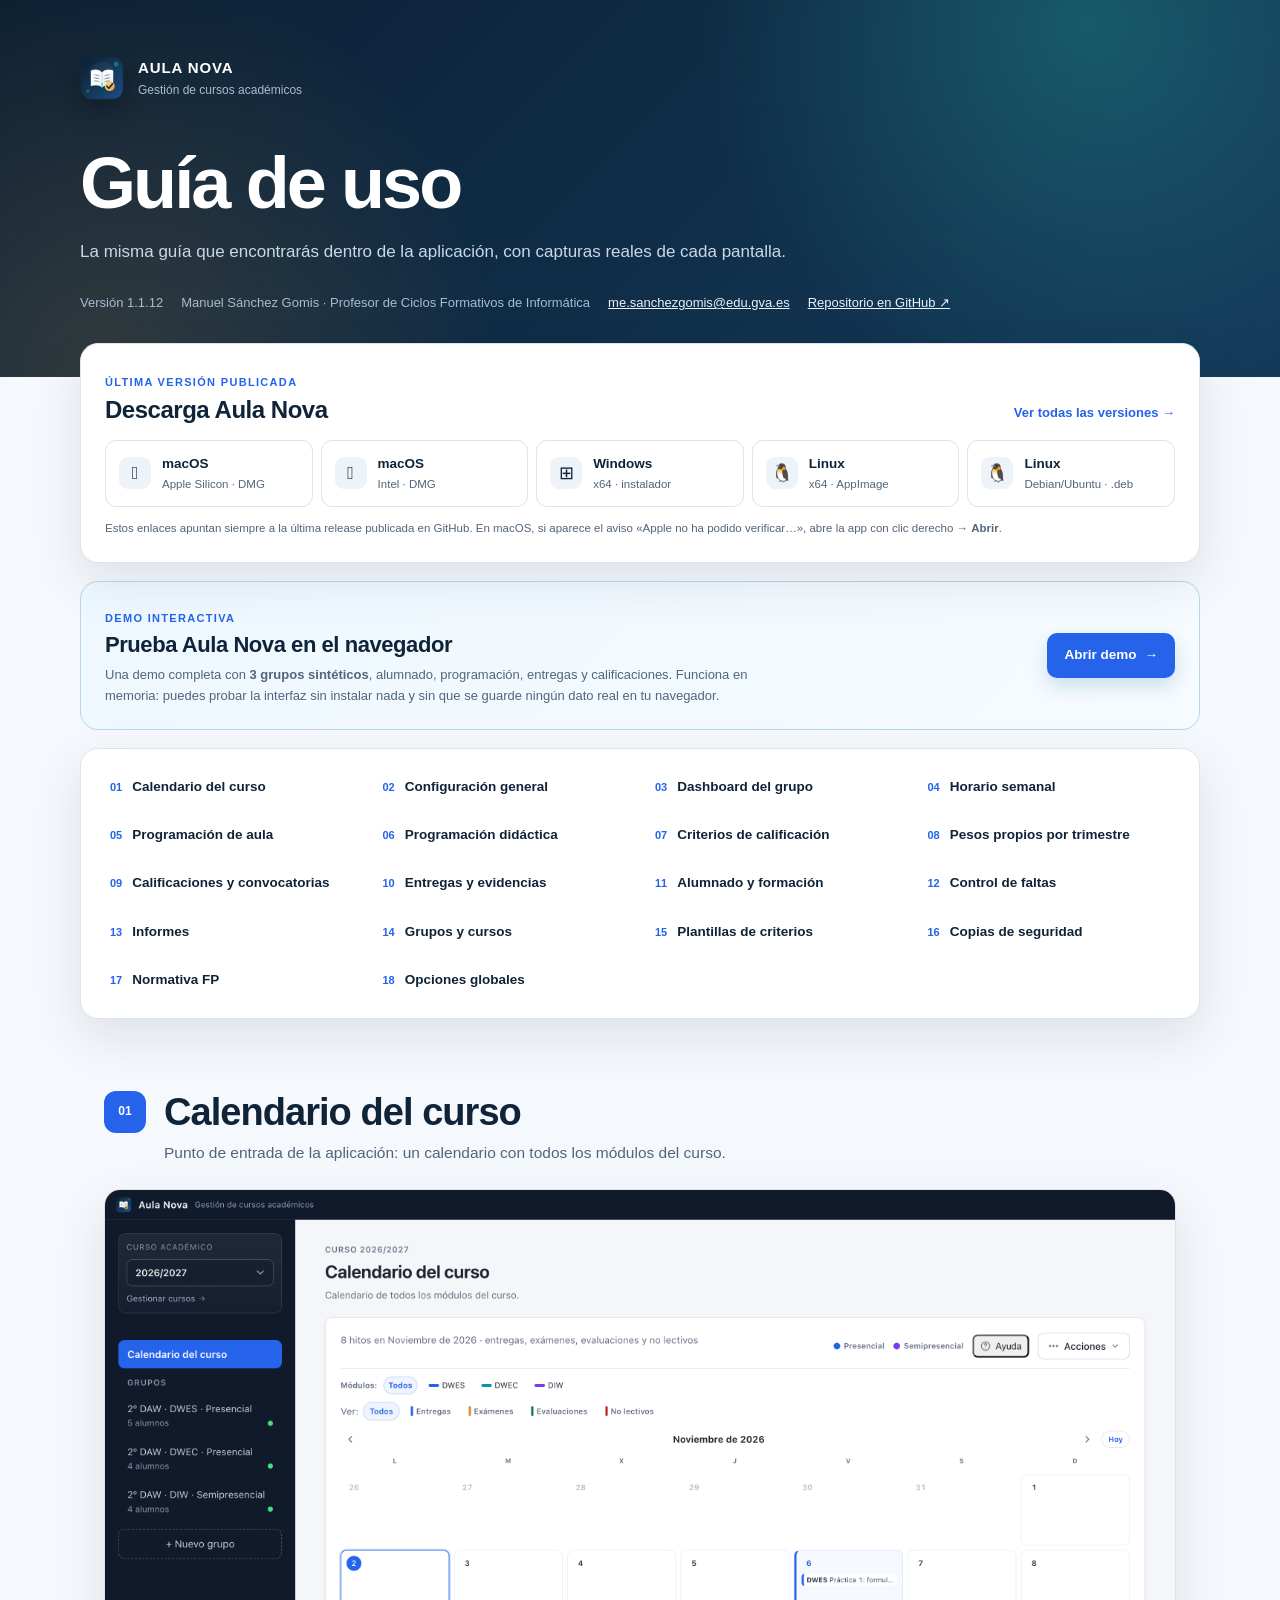
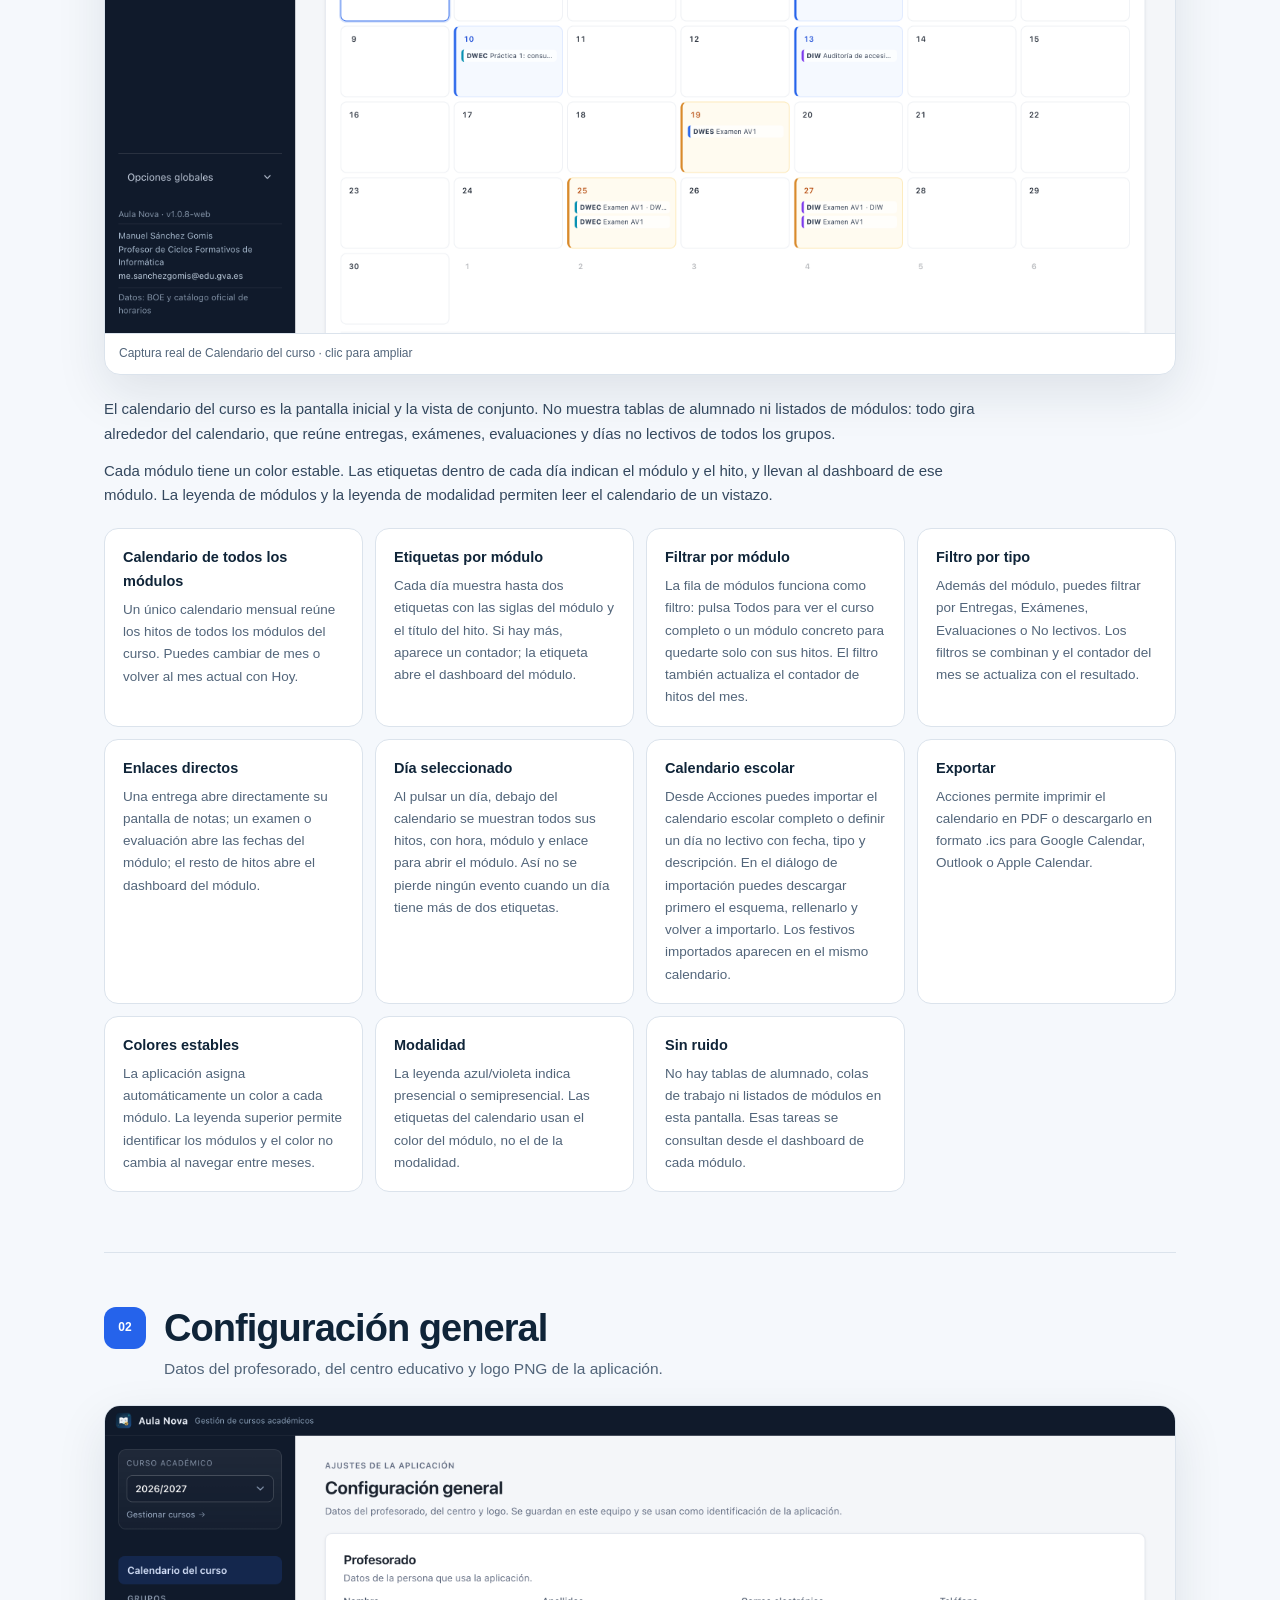
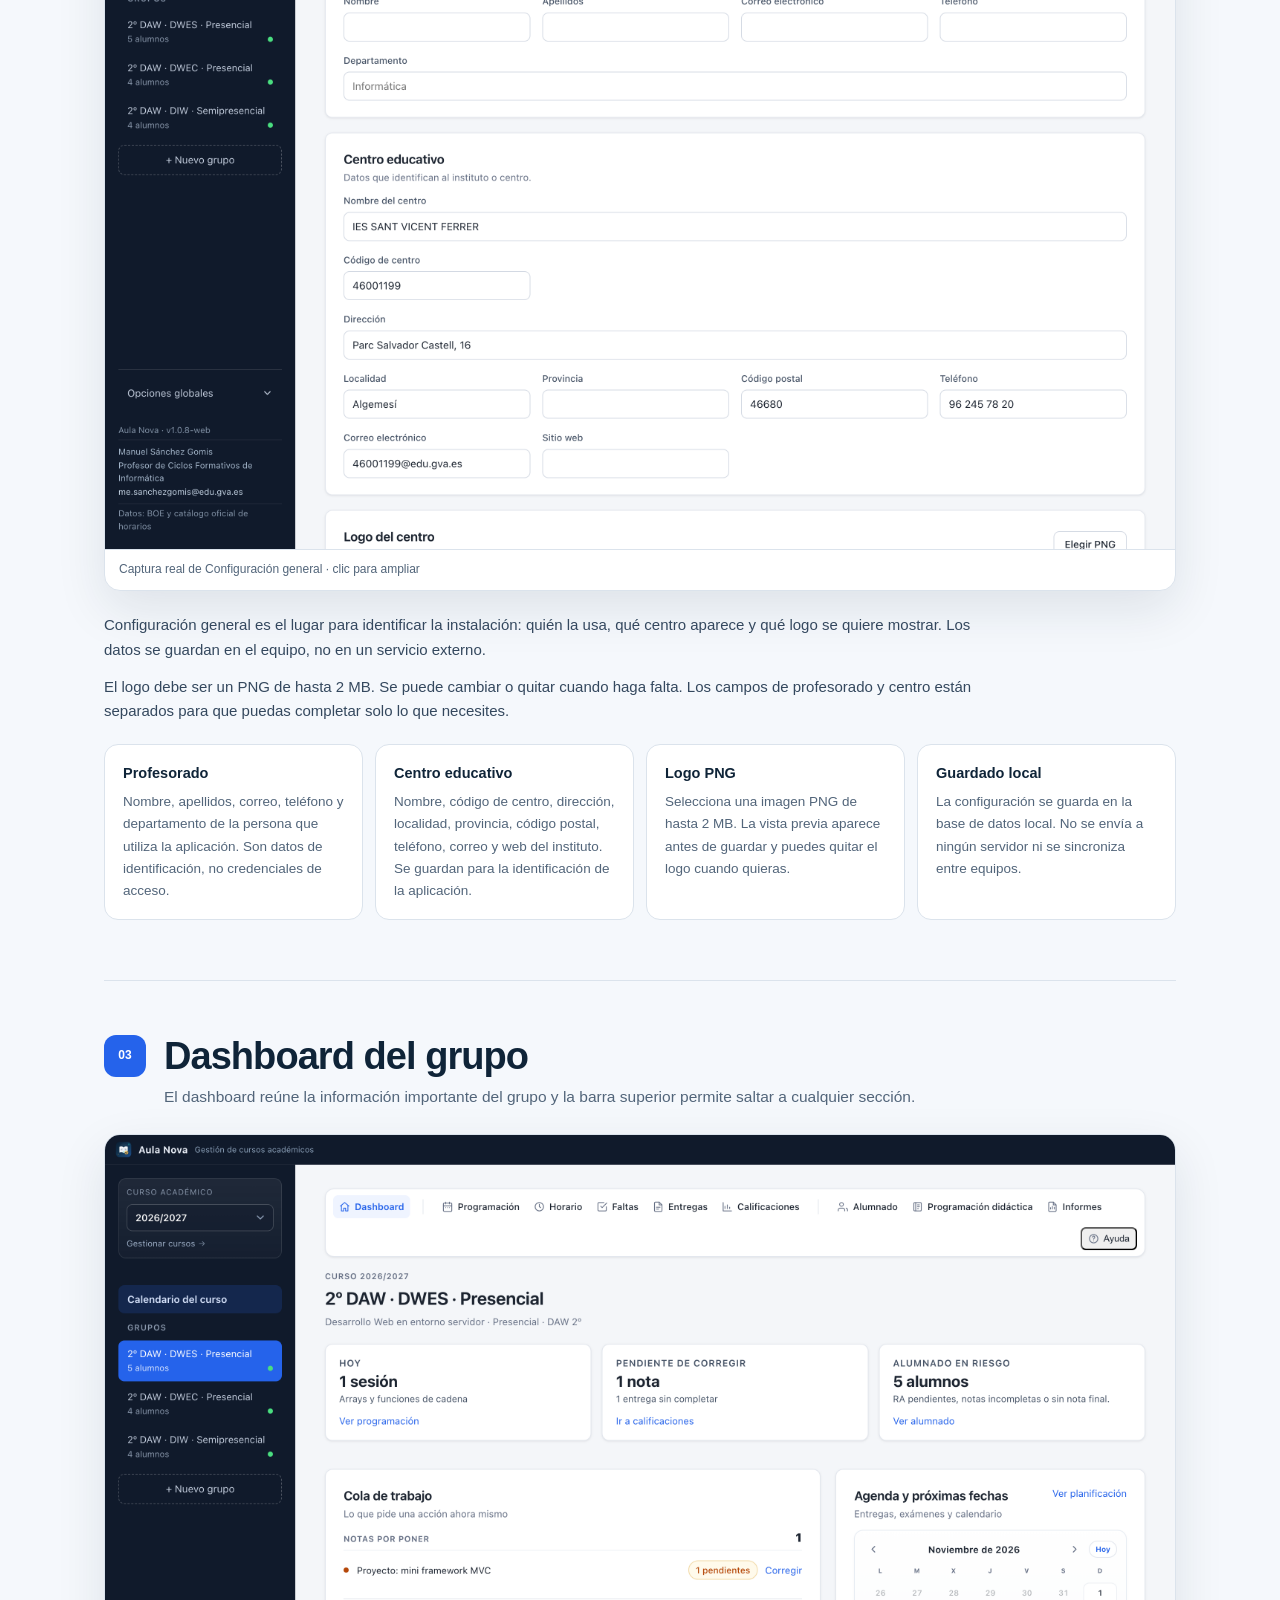
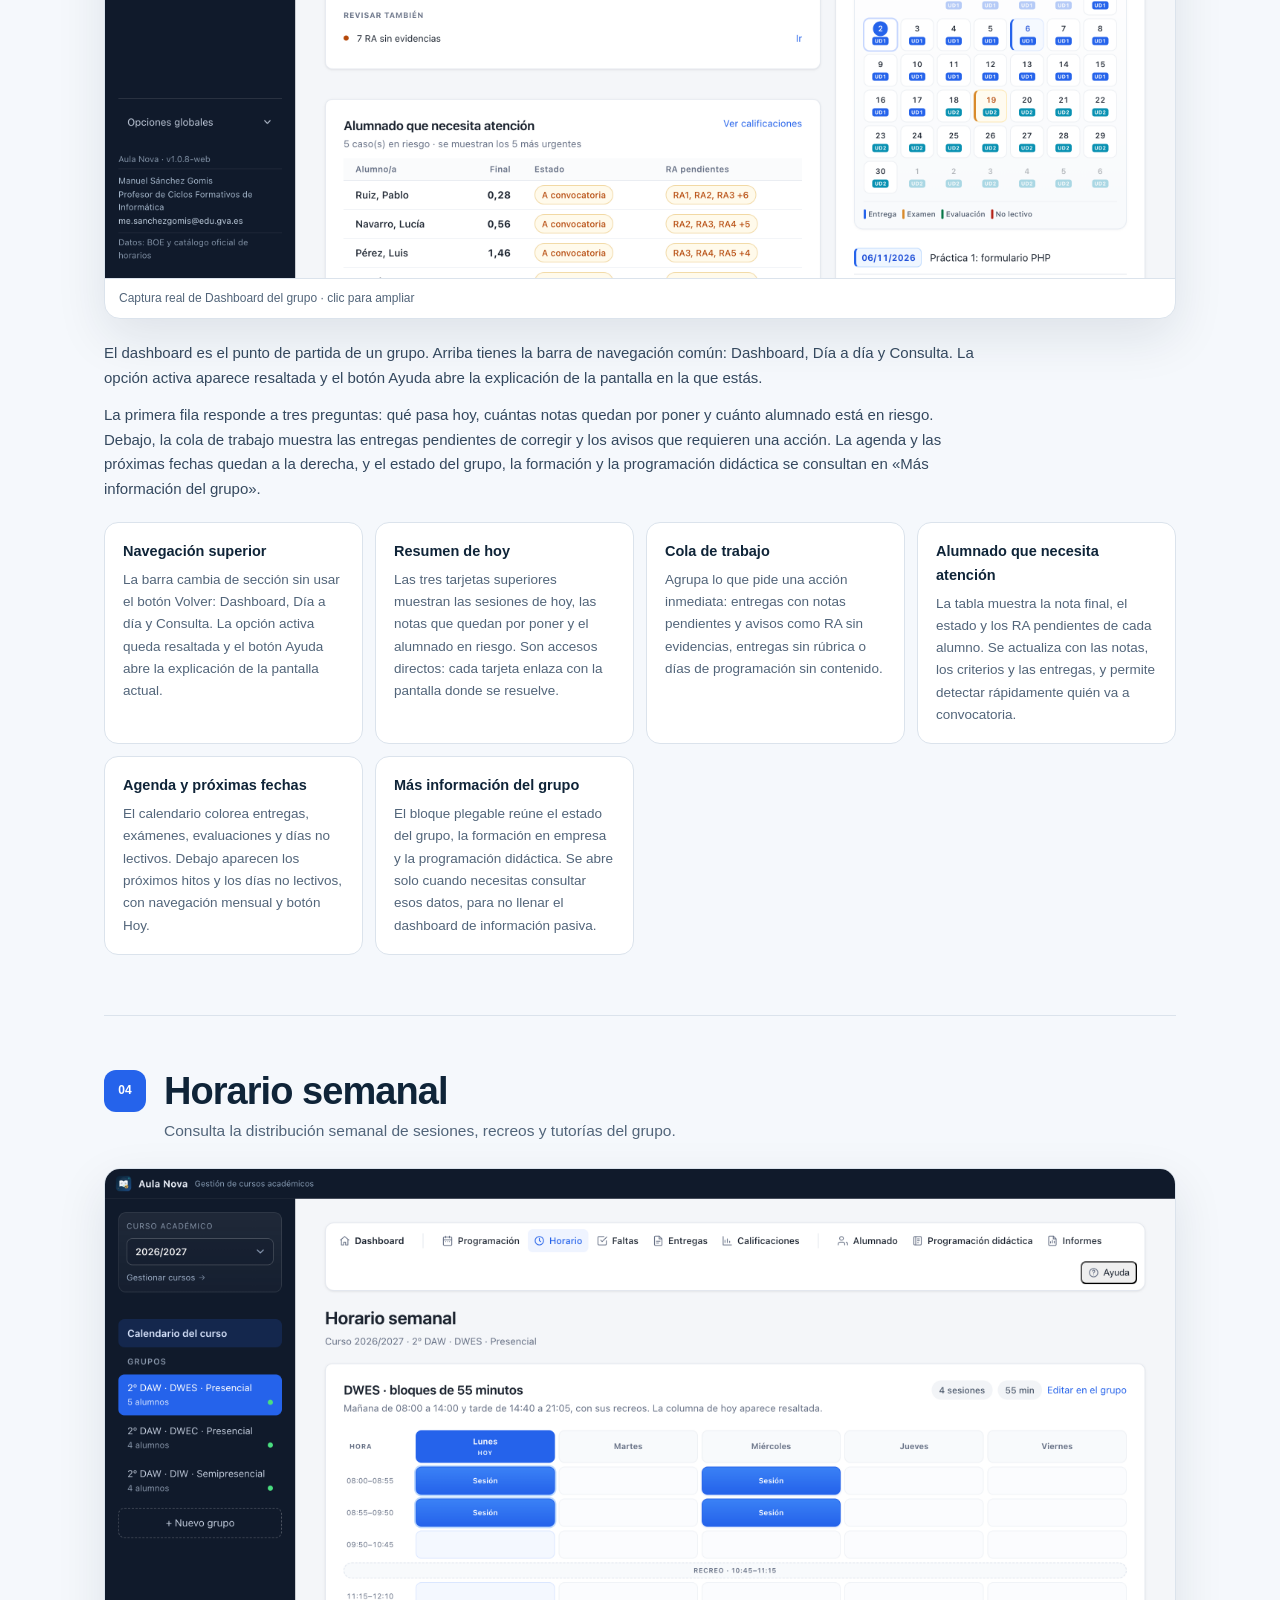
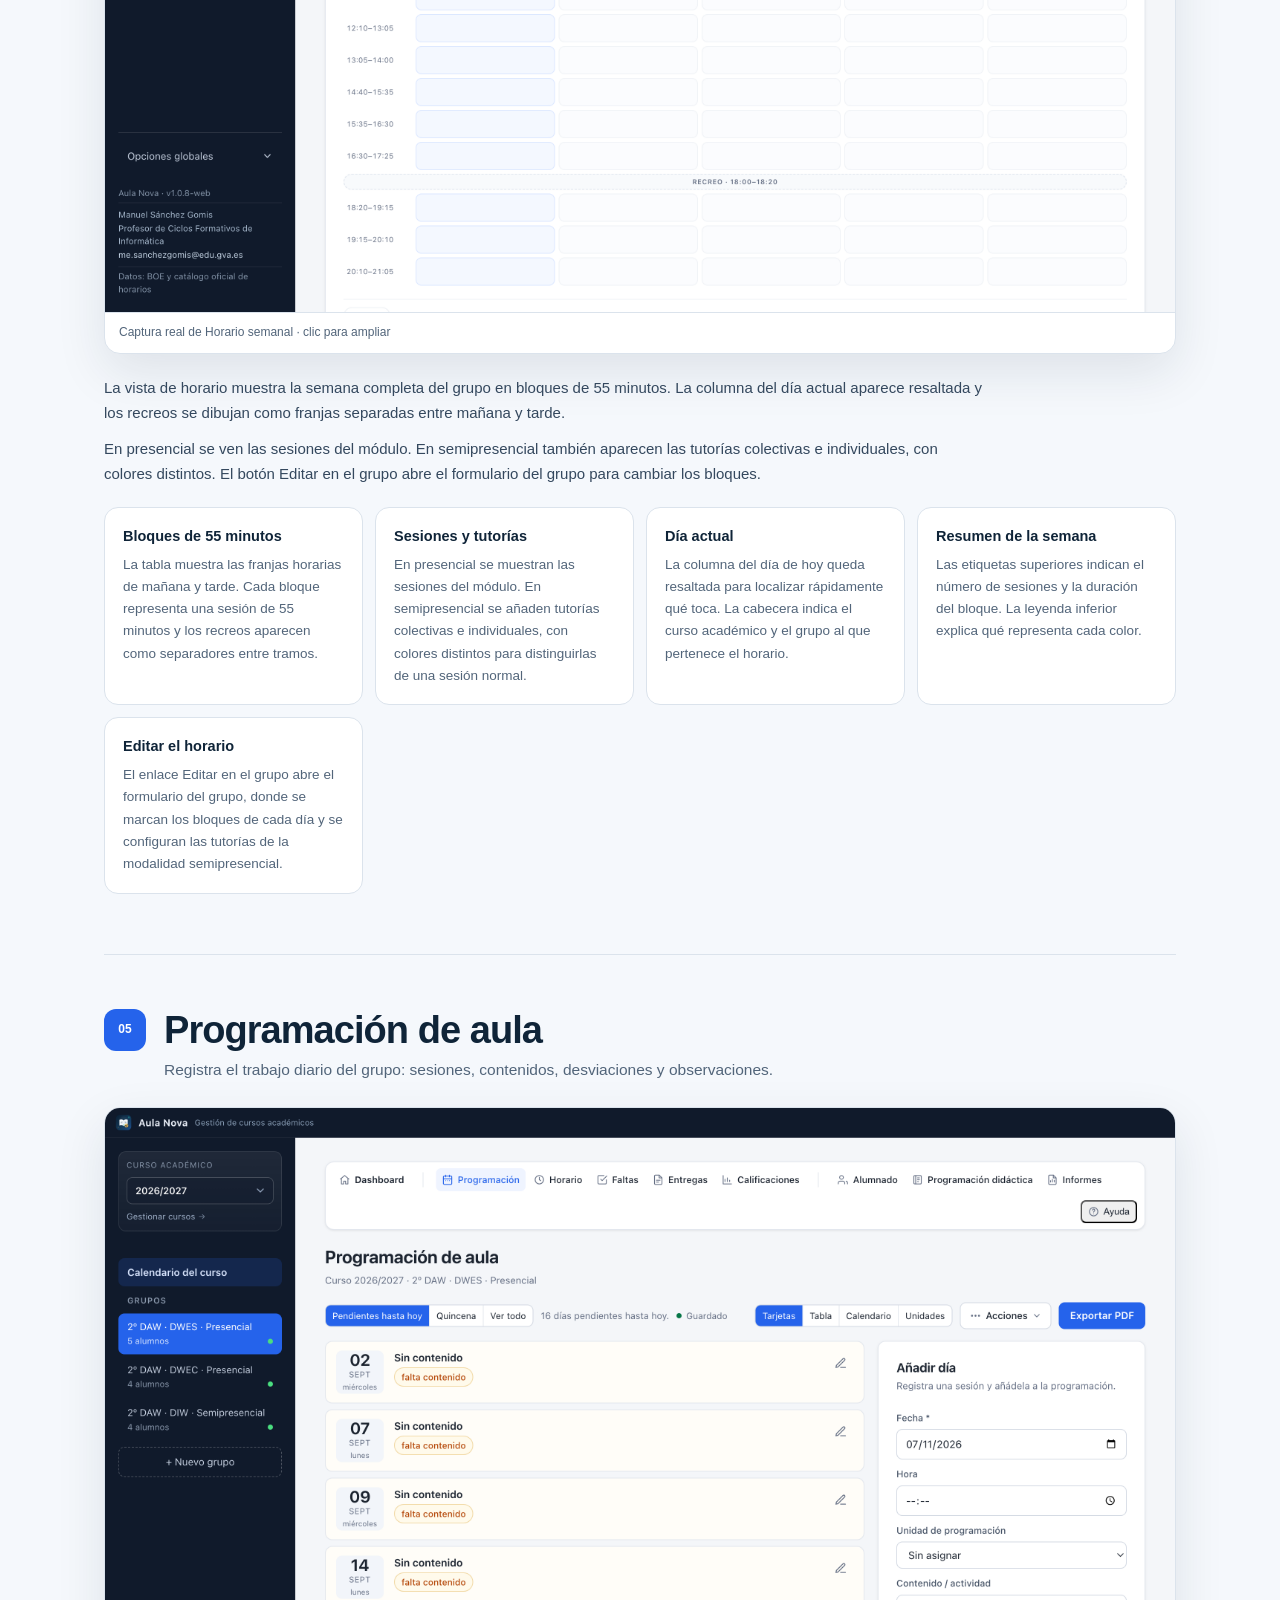
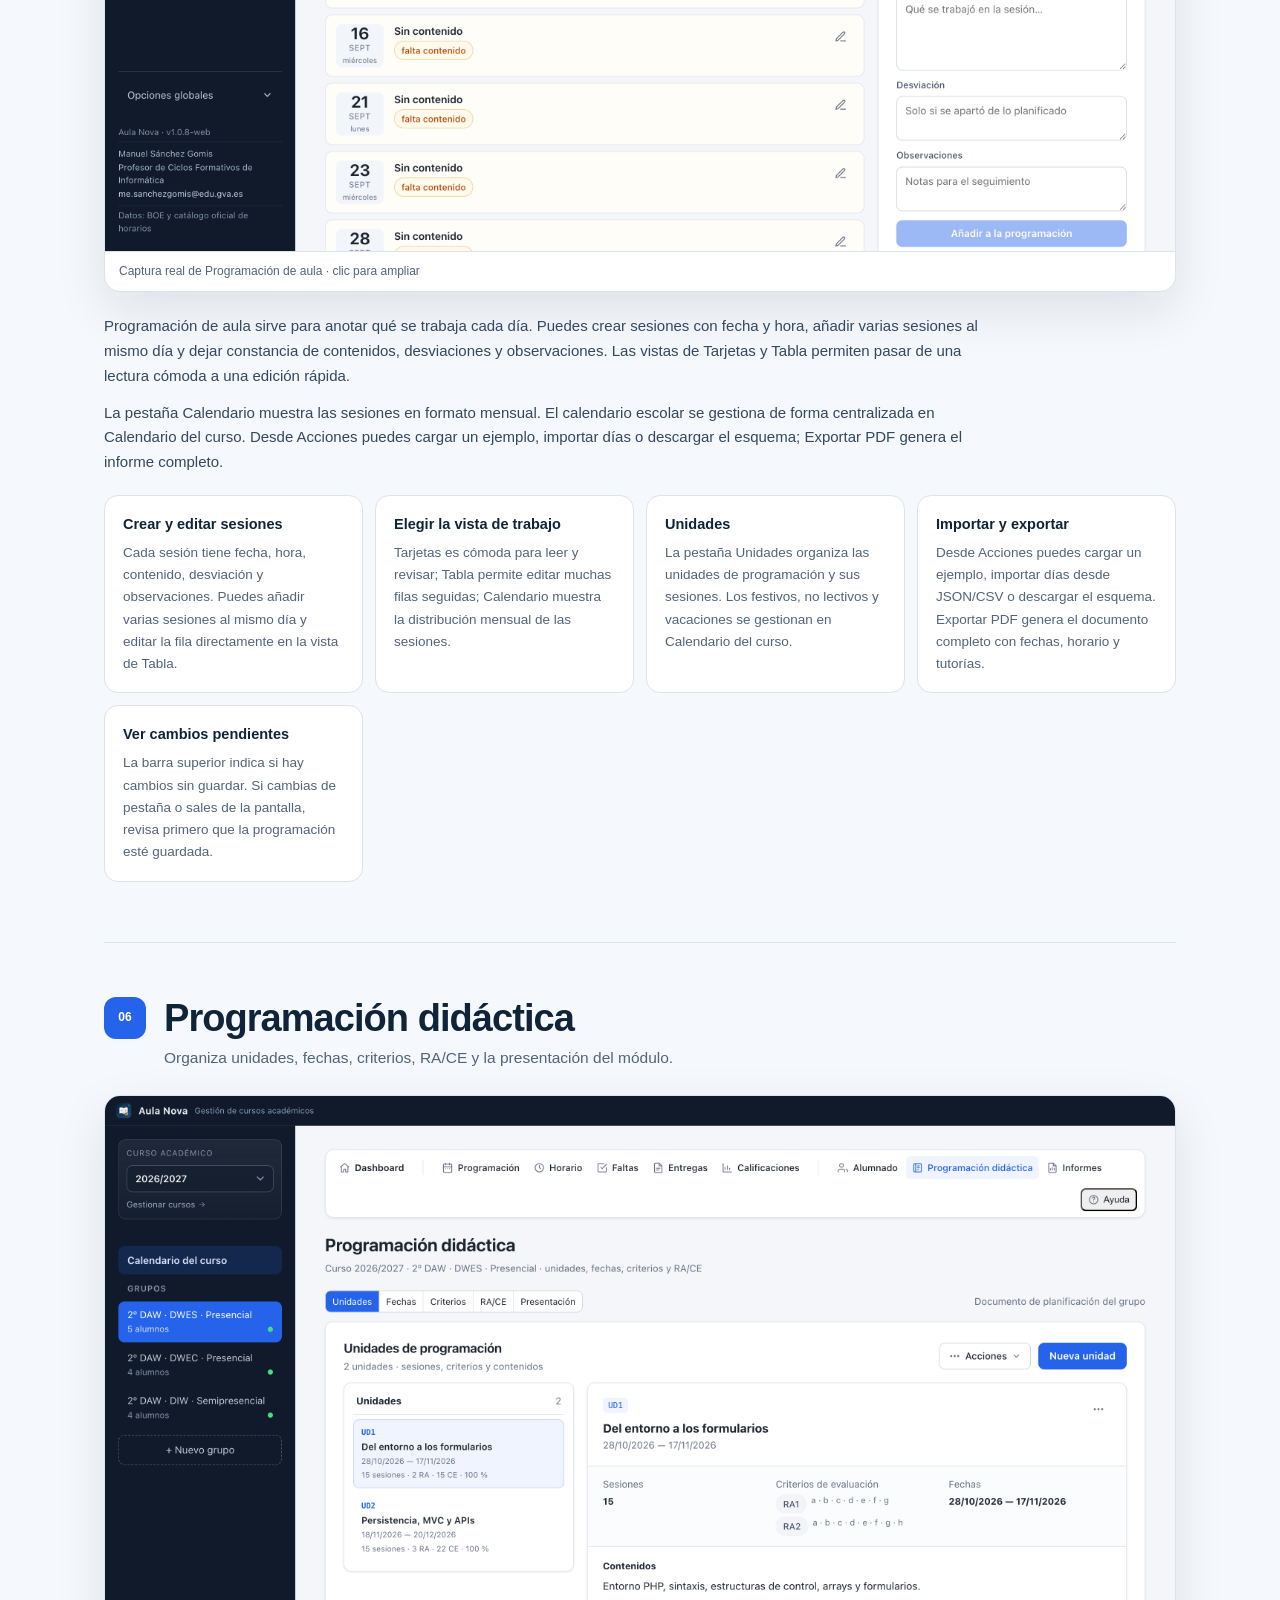
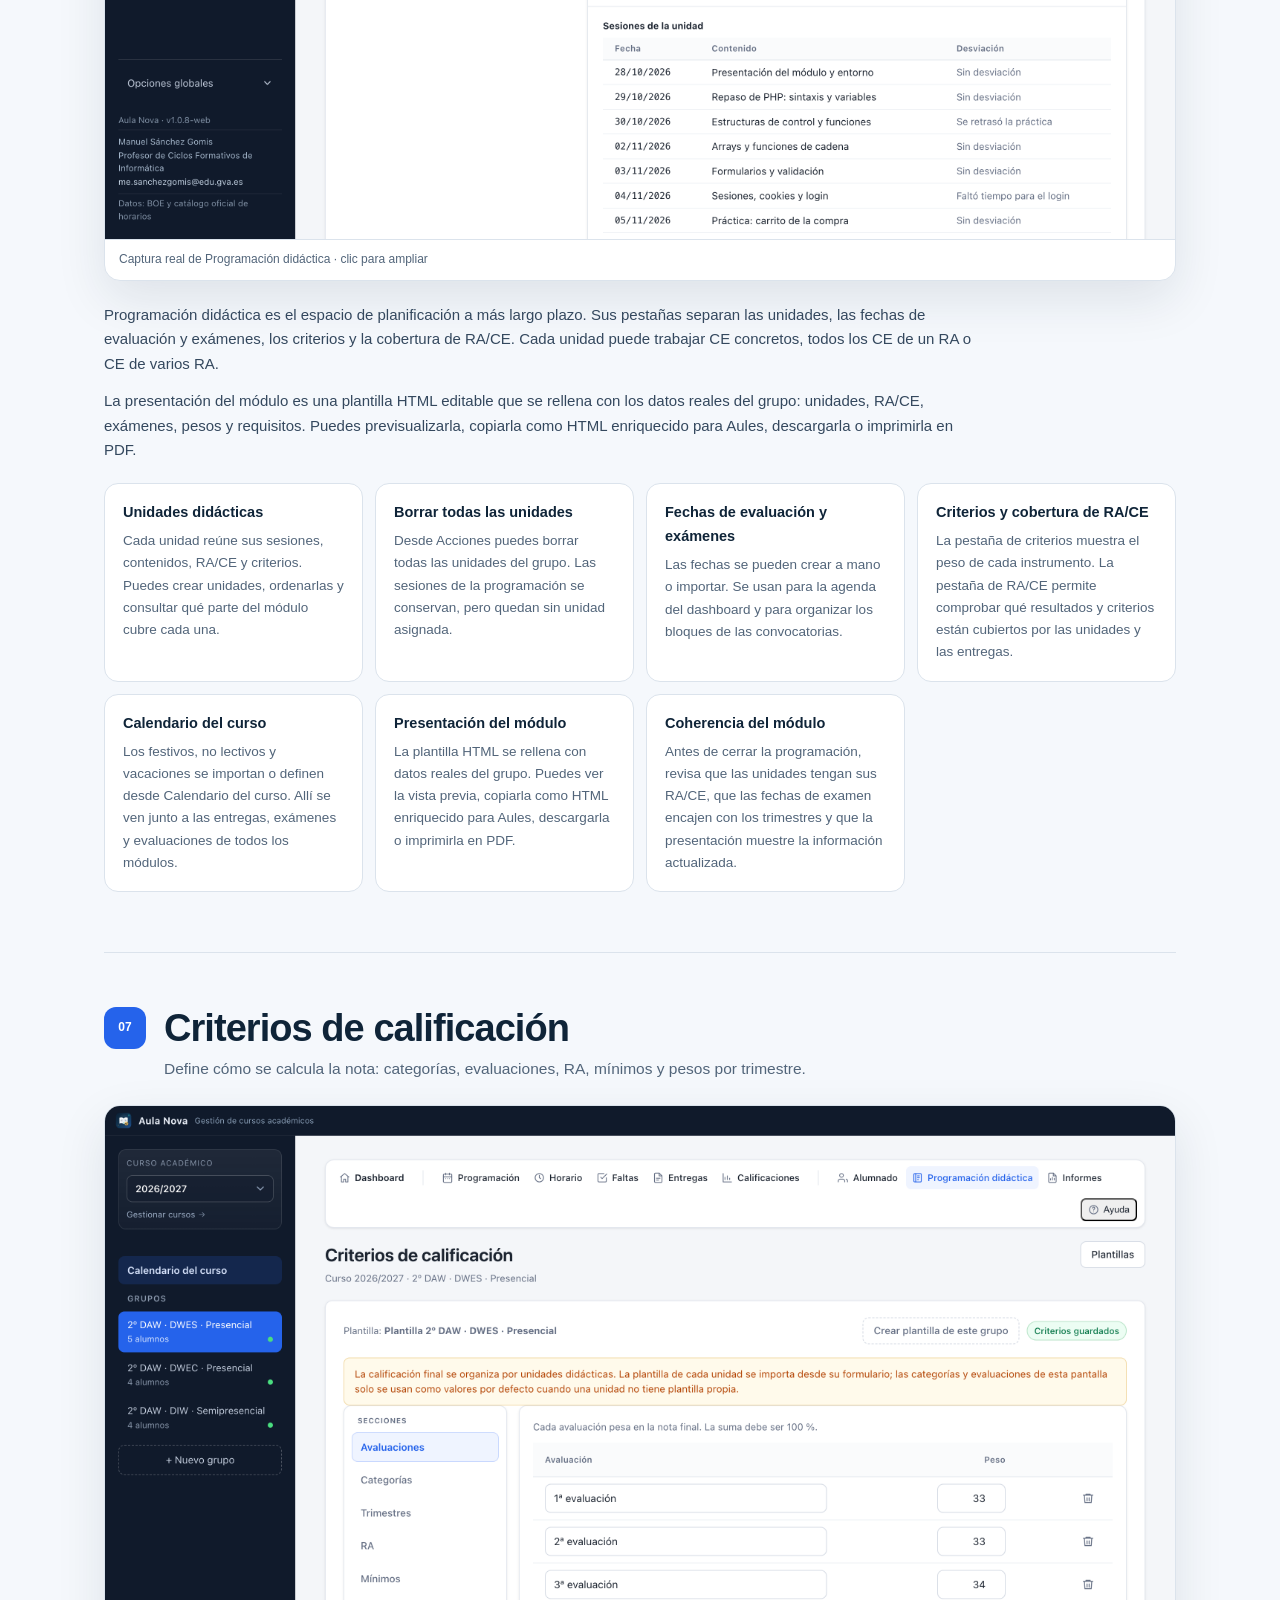
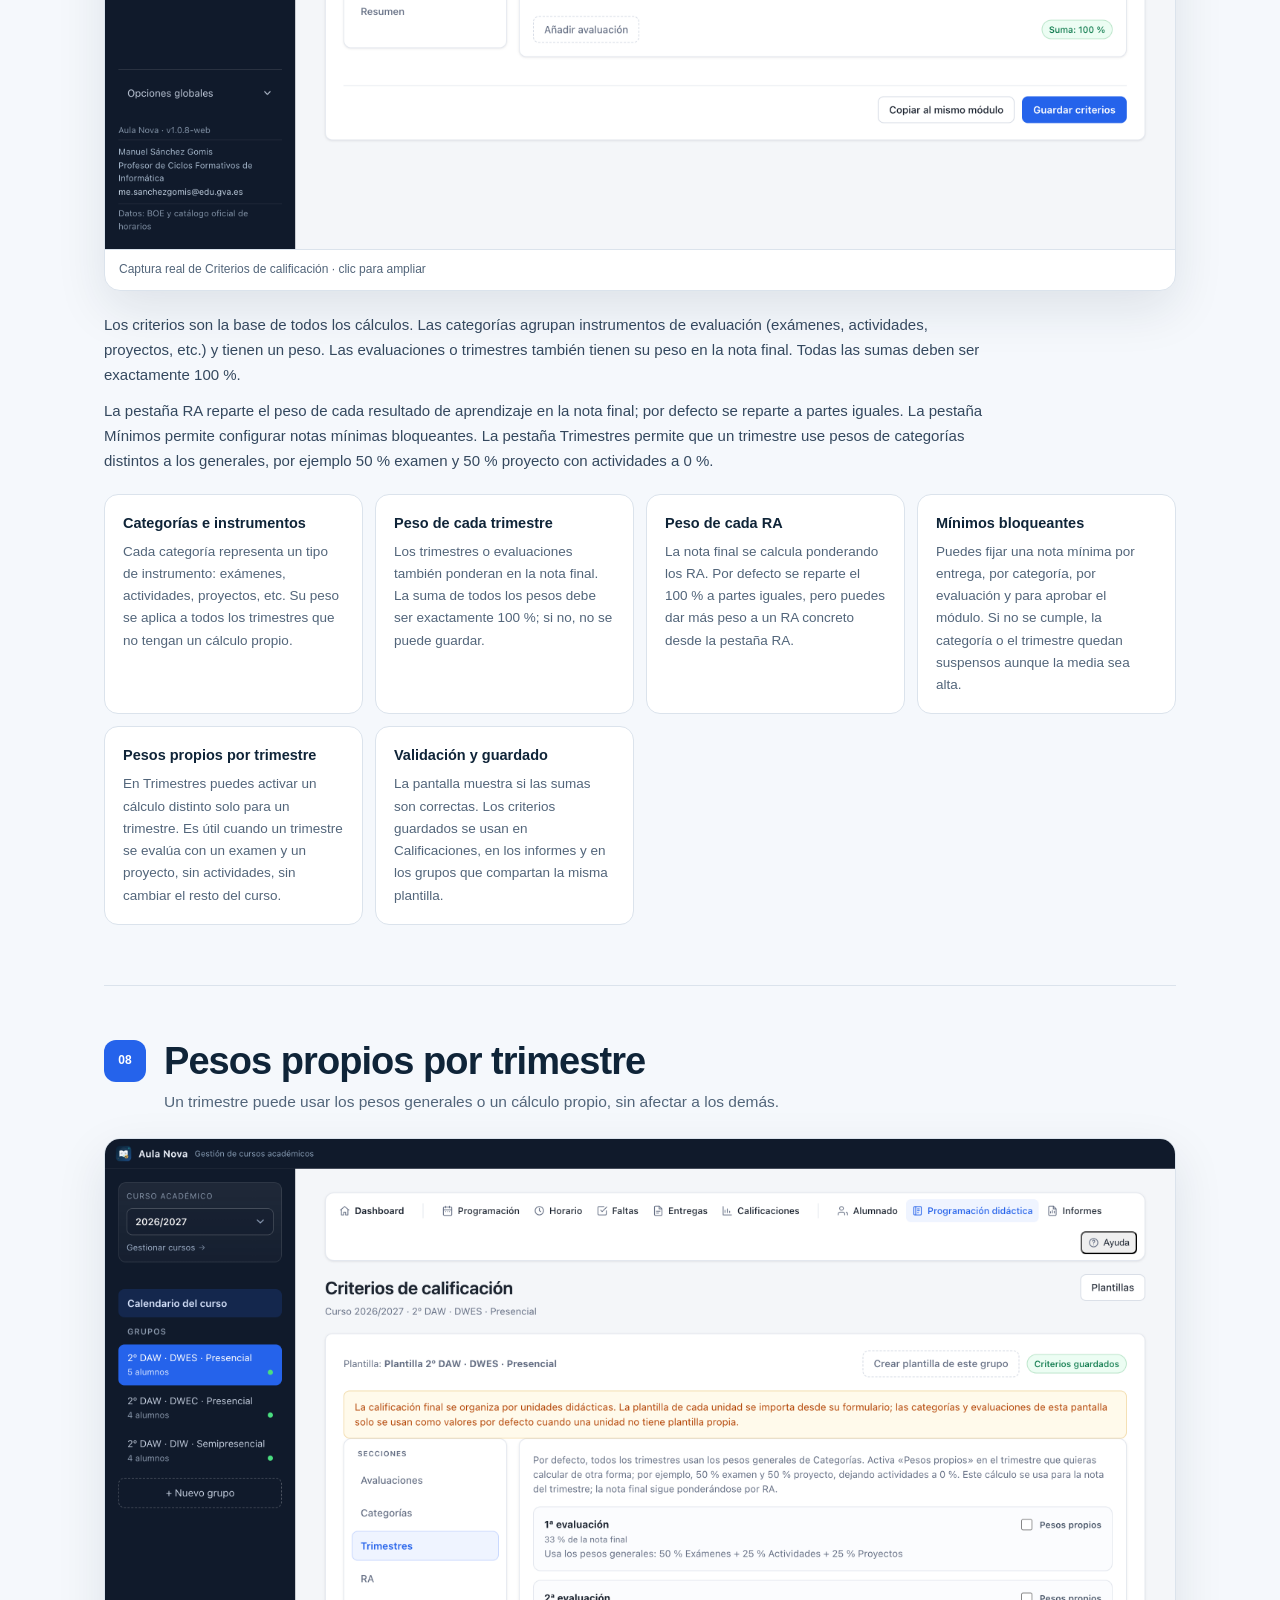
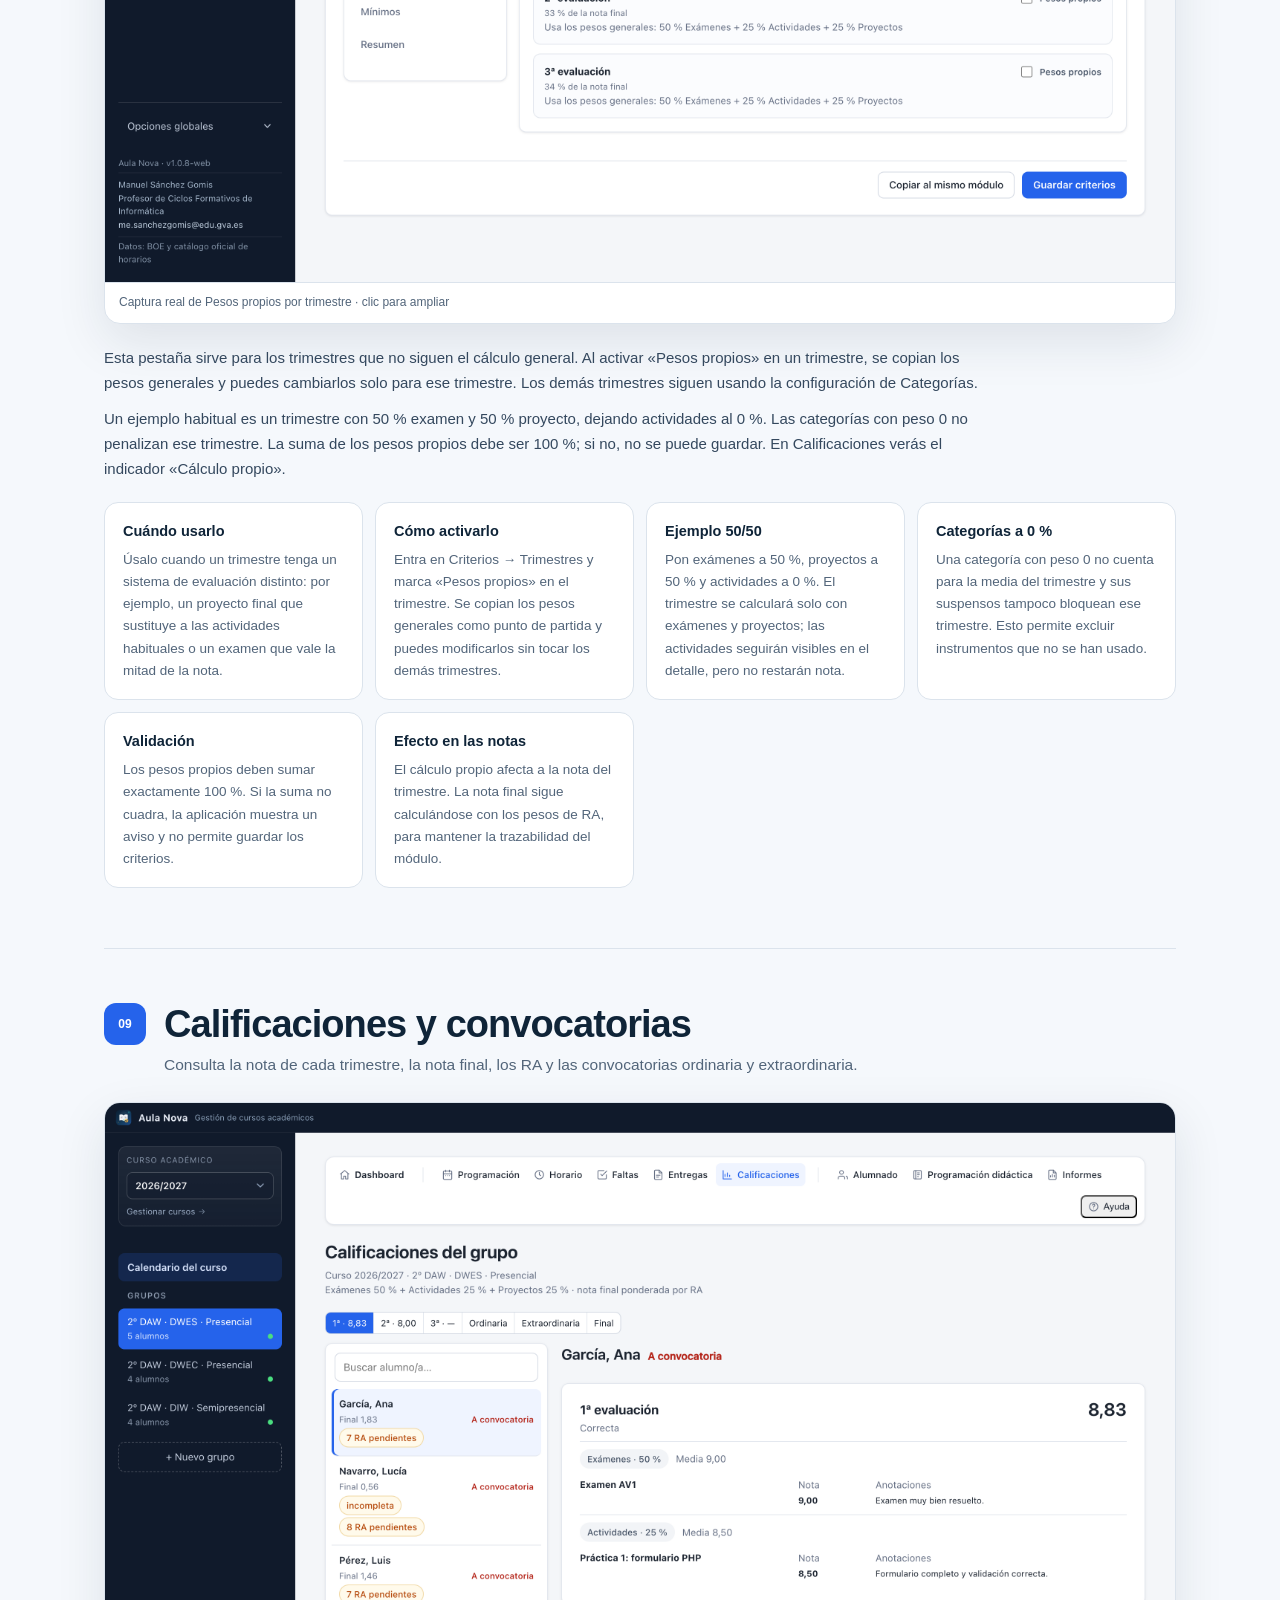
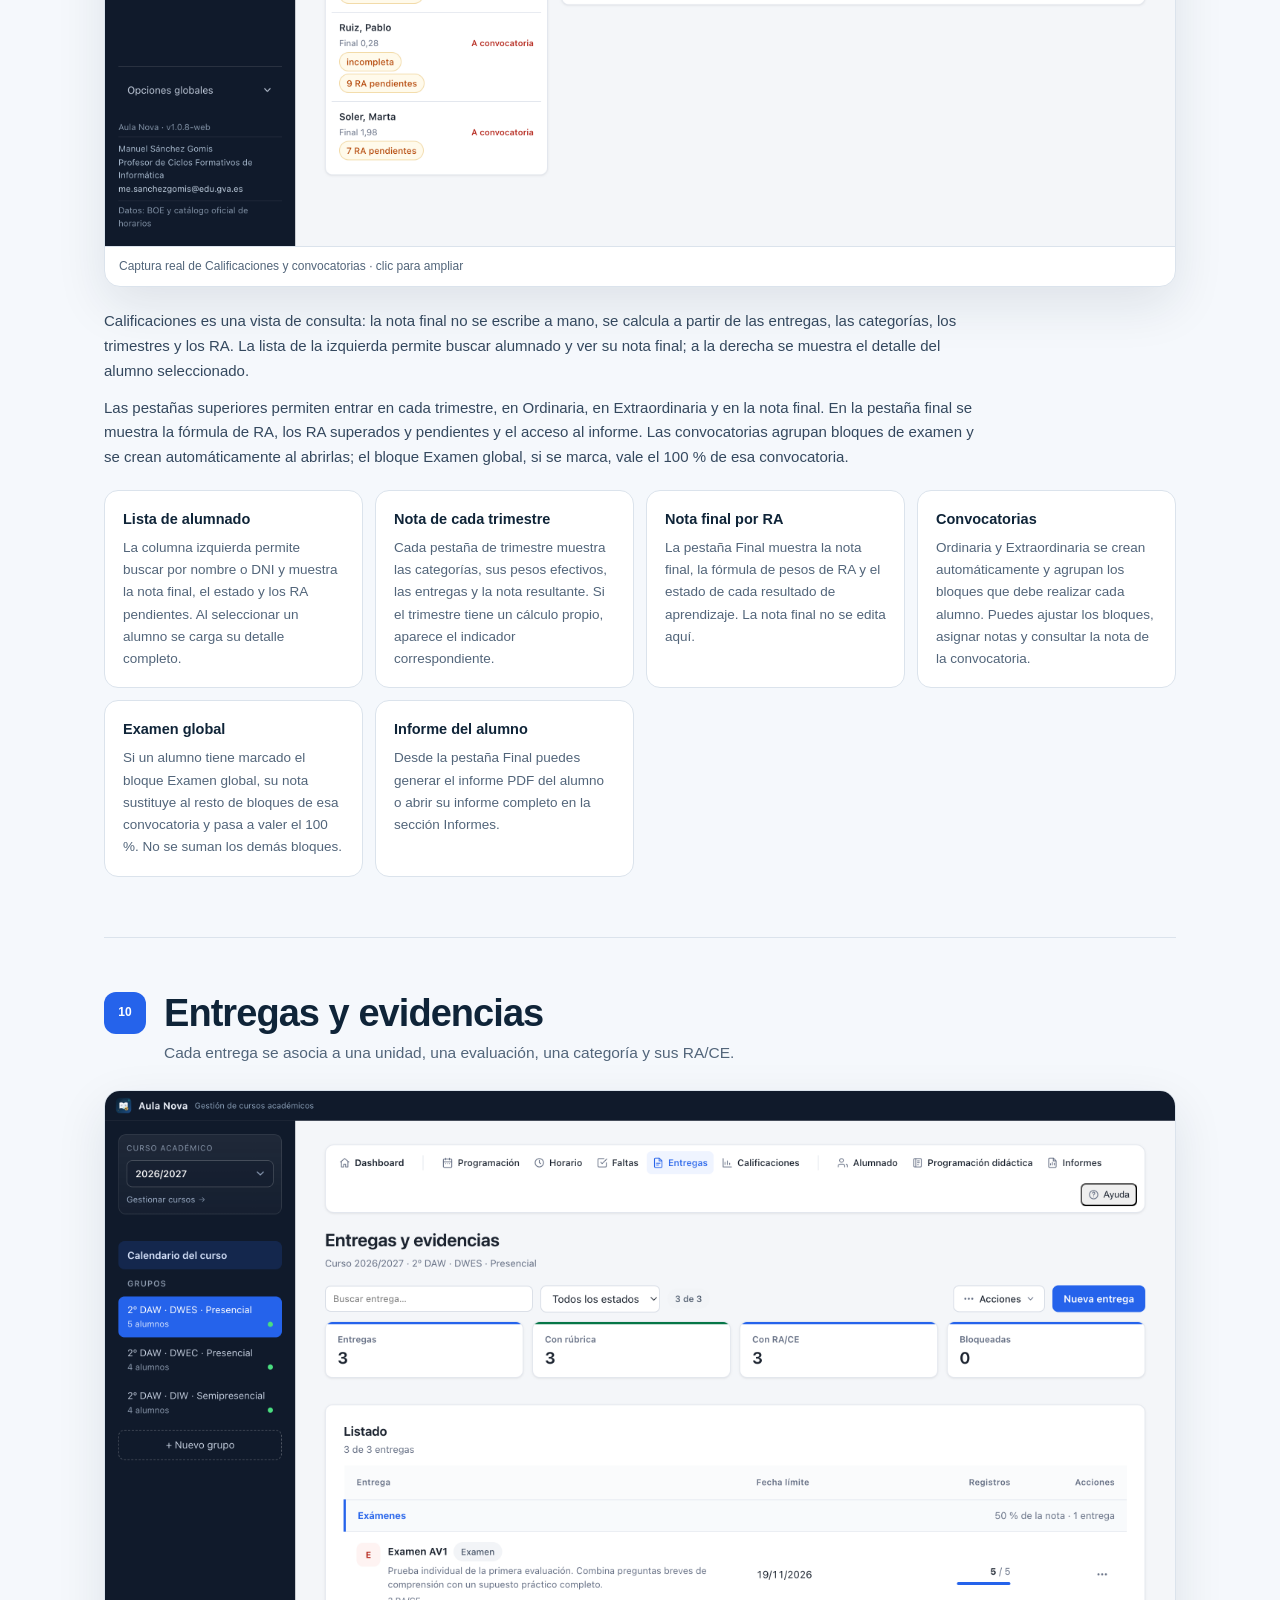
<file: index.html>
<!doctype html>
<html lang="es">
  <head>
    <meta charset="utf-8" />
    <meta name="viewport" content="width=device-width, initial-scale=1" />
    <meta name="description" content="Guía de uso de Aula Nova: gestión de cursos académicos, entregas y calificaciones de FP." />
    <title>Guía de uso · Aula Nova</title>
    <style>
      :root {
        --tinta: #0f2438;
        --tinta-suave: #52657a;
        --navy: #0b1f33;
        --navy-2: #143a5a;
        --acento: #2563eb;
        --acento-suave: #eef4ff;
        --borde: #dbe3ec;
        --fondo: #f5f8fc;
        --blanco: #ffffff;
        --dorado: #e8a33d;
        --sombra: 0 18px 50px rgba(15, 36, 56, 0.10);
      }
      * { box-sizing: border-box; }
      html { scroll-behavior: smooth; }
      body {
        margin: 0;
        background: var(--fondo);
        color: var(--tinta);
        font-family: -apple-system, BlinkMacSystemFont, "Segoe UI", Roboto, Helvetica, Arial, sans-serif;
        line-height: 1.65;
      }
      a { color: var(--acento); }
      .hero {
        background:
          radial-gradient(circle at 85% 5%, rgba(45, 212, 191, 0.25), transparent 34%),
          radial-gradient(circle at 8% 95%, rgba(232, 163, 61, 0.16), transparent 32%),
          linear-gradient(135deg, var(--navy), var(--navy-2));
        color: #fff;
        padding: 56px 24px 64px;
      }
      .hero__interior, .contenedor { width: min(1120px, 100%); margin: 0 auto; }
      .marca { display: flex; align-items: center; gap: 14px; margin-bottom: 46px; }
      .marca img { width: 44px; height: 44px; border-radius: 12px; box-shadow: 0 10px 24px rgba(0,0,0,.28); }
      .marca strong { display: block; font-size: 15px; letter-spacing: .06em; text-transform: uppercase; }
      .marca span { display: block; color: #a9bbcf; font-size: 12px; }
      .hero h1 { margin: 0; max-width: 760px; font-size: clamp(38px, 7vw, 72px); line-height: 1.02; letter-spacing: -.04em; }
      .hero p { max-width: 720px; margin: 18px 0 0; color: #c9d8e8; font-size: 17px; }
      .hero__meta { display: flex; flex-wrap: wrap; gap: 8px 18px; margin-top: 26px; color: #a9bbcf; font-size: 13px; }
      .hero__meta a { color: #eaf2fb; }
      .descargas {
        position: relative;
        width: min(1120px, calc(100% - 32px));
        margin: -34px auto 18px;
        padding: 24px;
        border: 1px solid var(--borde);
        border-radius: 18px;
        background: var(--blanco);
        box-shadow: var(--sombra);
      }
      .descargas__cabecera { display: flex; align-items: flex-end; justify-content: space-between; gap: 16px; flex-wrap: wrap; margin-bottom: 16px; }
      .descargas__etiqueta { color: var(--acento); font-size: 11px; font-weight: 700; letter-spacing: .12em; text-transform: uppercase; }
      .descargas h2 { margin: 2px 0 0; font-size: 24px; letter-spacing: -.02em; }
      .descargas__todas { color: var(--acento); font-size: 13px; font-weight: 600; text-decoration: none; }
      .descargas__todas:hover { text-decoration: underline; }
      .descargas__grid { display: grid; grid-template-columns: repeat(auto-fit, minmax(195px, 1fr)); gap: 8px; }
      .descarga { display: flex; align-items: center; gap: 11px; padding: 12px 13px; border: 1px solid var(--borde); border-radius: 11px; color: var(--tinta); text-decoration: none; transition: border-color .14s ease, background .14s ease; }
      .descarga:hover { border-color: var(--acento); background: var(--acento-suave); }
      .descarga__icono { display: grid; place-items: center; width: 32px; height: 32px; border-radius: 9px; background: #eef3f9; font-size: 18px; }
      .descarga strong { display: block; font-size: 13.5px; }
      .descarga small { display: block; color: var(--tinta-suave); font-size: 11.5px; }
      .descargas__nota { margin: 12px 0 0; color: var(--tinta-suave); font-size: 11.5px; }
      .demo {
        width: min(1120px, calc(100% - 32px));
        margin: 18px auto;
        padding: 22px 24px;
        border: 1px solid #b9d6ea;
        border-radius: 18px;
        background: linear-gradient(135deg, #eef8ff 0%, #f6fbff 100%);
        display: flex;
        align-items: center;
        justify-content: space-between;
        gap: 20px;
        flex-wrap: wrap;
      }
      .demo__etiqueta { color: var(--acento); font-size: 11px; font-weight: 700; letter-spacing: .12em; text-transform: uppercase; }
      .demo h2 { margin: 3px 0 6px; font-size: 22px; letter-spacing: -.02em; }
      .demo p { margin: 0; color: var(--tinta-suave); font-size: 13px; max-width: 680px; }
      .demo__boton {
        display: inline-flex;
        align-items: center;
        gap: 8px;
        padding: 11px 17px;
        border-radius: 10px;
        background: var(--acento);
        color: #fff;
        font-size: 13.5px;
        font-weight: 700;
        text-decoration: none;
        white-space: nowrap;
        box-shadow: 0 8px 18px rgba(16, 92, 140, .18);
      }
      .demo__boton:hover { background: #0b4d76; }
      .indice {
        margin: 0 auto 0;
        position: relative;
        width: min(1120px, calc(100% - 32px));
        padding: 18px;
        border: 1px solid var(--borde);
        border-radius: 18px;
        background: var(--blanco);
        box-shadow: var(--sombra);
        display: grid;
        grid-template-columns: repeat(auto-fit, minmax(230px, 1fr));
        gap: 8px;
      }
      .indice__enlace {
        display: flex;
        align-items: center;
        gap: 10px;
        padding: 9px 11px;
        border-radius: 10px;
        color: var(--tinta);
        text-decoration: none;
        font-size: 13.5px;
        font-weight: 550;
        transition: background .14s ease, color .14s ease;
      }
      .indice__enlace:hover { background: var(--acento-suave); color: var(--acento); }
      .indice__numero { color: var(--acento); font-size: 11px; font-weight: 700; font-variant-numeric: tabular-nums; }
      .contenedor { padding: 54px 24px 90px; }
      .seccion {
        padding: 54px 0 60px;
        border-top: 1px solid var(--borde);
        scroll-margin-top: 24px;
      }
      .seccion:first-of-type { border-top: 0; padding-top: 18px; }
      .seccion__cabecera { display: flex; gap: 18px; align-items: flex-start; margin-bottom: 24px; }
      .seccion__numero {
        flex: 0 0 auto;
        display: inline-grid;
        place-items: center;
        width: 42px; height: 42px;
        border-radius: 12px;
        background: var(--acento);
        color: #fff;
        font-size: 12px;
        font-weight: 700;
        font-variant-numeric: tabular-nums;
      }
      h2 { margin: 0; font-size: clamp(25px, 4vw, 38px); line-height: 1.12; letter-spacing: -.025em; }
      .seccion__resumen { margin: 6px 0 0; color: var(--tinta-suave); font-size: 15.5px; }
      .captura {
        display: block;
        overflow: hidden;
        border: 1px solid var(--borde);
        border-radius: 16px;
        background: #fff;
        box-shadow: var(--sombra);
        text-decoration: none;
      }
      .captura img { display: block; width: 100%; height: auto; }
      .captura__pie { display: block; padding: 10px 14px; border-top: 1px solid var(--borde); color: var(--tinta-suave); font-size: 12px; }
      .seccion__texto { max-width: 880px; margin-top: 22px; }
      .seccion__texto p { margin: 0 0 12px; color: #34485e; font-size: 15px; }
      .puntos { display: grid; grid-template-columns: repeat(auto-fit, minmax(250px, 1fr)); gap: 12px; margin-top: 20px; }
      .punto { padding: 17px 18px; border: 1px solid var(--borde); border-radius: 14px; background: #fff; }
      .punto h3 { margin: 0 0 5px; font-size: 14.5px; }
      .punto p { margin: 0; color: var(--tinta-suave); font-size: 13.5px; }
      .pie {
        padding: 34px 24px 50px;
        border-top: 1px solid var(--borde);
        background: #eef3f9;
        color: var(--tinta-suave);
        font-size: 13px;
      }
      .pie__interior { width: min(1120px, 100%); margin: 0 auto; display: flex; flex-wrap: wrap; justify-content: space-between; gap: 12px; }
      @media (max-width: 640px) {
        .hero { padding-top: 34px; }
        .marca { margin-bottom: 30px; }
        .seccion__cabecera { gap: 12px; }
        .seccion { padding: 40px 0 44px; }
      }
      @media print {
        .hero { background: #fff; color: var(--tinta); }
        .hero p, .hero__meta, .marca span { color: var(--tinta-suave); }
        .indice { box-shadow: none; }
        .captura { box-shadow: none; break-inside: avoid; }
        .seccion { break-inside: avoid; }
      }
    </style>
  </head>
  <body>
    <header class="hero">
      <div class="hero__interior">
        <div class="marca">
          <img src="guia/icon.png?v=1.0.0" alt="Aula Nova" />
          <div>
            <strong>Aula Nova</strong>
            <span>Gestión de cursos académicos</span>
          </div>
        </div>
        <h1>Guía de uso</h1>
        <p>La misma guía que encontrarás dentro de la aplicación, con capturas reales de cada pantalla.</p>
        <div class="hero__meta">
          <span>Versión 1.1.12</span>
          <span>Manuel Sánchez Gomis · Profesor de Ciclos Formativos de Informática</span>
          <a href="mailto:me.sanchezgomis@edu.gva.es">me.sanchezgomis@edu.gva.es</a>
          <a href="https://github.com/msanchez07/aula-nova-web" target="_blank" rel="noreferrer">
            Repositorio en GitHub ↗
          </a>
        </div>
      </div>
    </header>

    <section class="descargas" aria-label="Descargar la última versión">
      <div class="descargas__cabecera">
        <div>
          <span class="descargas__etiqueta">Última versión publicada</span>
          <h2>Descarga Aula Nova</h2>
        </div>
        <a class="descargas__todas" href="https://github.com/msanchez07/aula-nova-web/releases/latest">
          Ver todas las versiones →
        </a>
      </div>
      <div class="descargas__grid">
        <a class="descarga" href="https://github.com/msanchez07/aula-nova-web/releases/latest/download/AulaNova-mac-arm64.dmg">
          <span class="descarga__icono"></span>
          <span><strong>macOS</strong><small>Apple Silicon · DMG</small></span>
        </a>
        <a class="descarga" href="https://github.com/msanchez07/aula-nova-web/releases/latest/download/AulaNova-mac-x64.dmg">
          <span class="descarga__icono"></span>
          <span><strong>macOS</strong><small>Intel · DMG</small></span>
        </a>
        <a class="descarga" href="https://github.com/msanchez07/aula-nova-web/releases/latest/download/AulaNova-win-x64-setup.exe">
          <span class="descarga__icono">⊞</span>
          <span><strong>Windows</strong><small>x64 · instalador</small></span>
        </a>
        <a class="descarga" href="https://github.com/msanchez07/aula-nova-web/releases/latest/download/AulaNova-linux-x86_64.AppImage">
          <span class="descarga__icono">🐧</span>
          <span><strong>Linux</strong><small>x64 · AppImage</small></span>
        </a>
        <a class="descarga" href="https://github.com/msanchez07/aula-nova-web/releases/latest/download/aula-nova_amd64.deb">
          <span class="descarga__icono">🐧</span>
          <span><strong>Linux</strong><small>Debian/Ubuntu · .deb</small></span>
        </a>
      </div>
      <p class="descargas__nota">
        Estos enlaces apuntan siempre a la última release publicada en GitHub. En macOS, si aparece
        el aviso «Apple no ha podido verificar…», abre la app con clic derecho → <strong>Abrir</strong>.
      </p>
    </section>

    <section class="demo" aria-label="Demo interactiva">
      <div>
        <span class="demo__etiqueta">Demo interactiva</span>
        <h2>Prueba Aula Nova en el navegador</h2>
        <p>
          Una demo completa con <strong>3 grupos sintéticos</strong>, alumnado, programación,
          entregas y calificaciones. Funciona en memoria: puedes probar la interfaz sin instalar
          nada y sin que se guarde ningún dato real en tu navegador.
        </p>
      </div>
      <a class="demo__boton" href="https://msanchez07.github.io/aula-nova-web/demo">Abrir demo <span aria-hidden="true">→</span></a>
    </section>

    <nav class="indice" aria-label="Índice de la guía">
      
        <a class="indice__enlace" href="#calendario-curso">
          <span class="indice__numero">01</span>
          <span>Calendario del curso</span>
        </a>
        <a class="indice__enlace" href="#configuracion">
          <span class="indice__numero">02</span>
          <span>Configuración general</span>
        </a>
        <a class="indice__enlace" href="#dashboard">
          <span class="indice__numero">03</span>
          <span>Dashboard del grupo</span>
        </a>
        <a class="indice__enlace" href="#horario">
          <span class="indice__numero">04</span>
          <span>Horario semanal</span>
        </a>
        <a class="indice__enlace" href="#programacion">
          <span class="indice__numero">05</span>
          <span>Programación de aula</span>
        </a>
        <a class="indice__enlace" href="#programacion-didactica">
          <span class="indice__numero">06</span>
          <span>Programación didáctica</span>
        </a>
        <a class="indice__enlace" href="#criterios">
          <span class="indice__numero">07</span>
          <span>Criterios de calificación</span>
        </a>
        <a class="indice__enlace" href="#criterios-trimestres">
          <span class="indice__numero">08</span>
          <span>Pesos propios por trimestre</span>
        </a>
        <a class="indice__enlace" href="#calificaciones">
          <span class="indice__numero">09</span>
          <span>Calificaciones y convocatorias</span>
        </a>
        <a class="indice__enlace" href="#entregas">
          <span class="indice__numero">10</span>
          <span>Entregas y evidencias</span>
        </a>
        <a class="indice__enlace" href="#alumnado">
          <span class="indice__numero">11</span>
          <span>Alumnado y formación</span>
        </a>
        <a class="indice__enlace" href="#faltas">
          <span class="indice__numero">12</span>
          <span>Control de faltas</span>
        </a>
        <a class="indice__enlace" href="#informes">
          <span class="indice__numero">13</span>
          <span>Informes</span>
        </a>
        <a class="indice__enlace" href="#grupos">
          <span class="indice__numero">14</span>
          <span>Grupos y cursos</span>
        </a>
        <a class="indice__enlace" href="#plantillas">
          <span class="indice__numero">15</span>
          <span>Plantillas de criterios</span>
        </a>
        <a class="indice__enlace" href="#backups">
          <span class="indice__numero">16</span>
          <span>Copias de seguridad</span>
        </a>
        <a class="indice__enlace" href="#normativa">
          <span class="indice__numero">17</span>
          <span>Normativa FP</span>
        </a>
        <a class="indice__enlace" href="#global">
          <span class="indice__numero">18</span>
          <span>Opciones globales</span>
        </a>
    </nav>

    <main class="contenedor">
      
      <section class="seccion" id="calendario-curso">
        <div class="seccion__cabecera">
          <span class="seccion__numero">01</span>
          <div>
            <h2>Calendario del curso</h2>
            <p class="seccion__resumen">Punto de entrada de la aplicación: un calendario con todos los módulos del curso.</p>
          </div>
        </div>
        <a class="captura" href="guia/calendario-curso.png?v=1.0.0" target="_blank" rel="noreferrer">
          <img src="guia/calendario-curso.png?v=1.0.0" alt="Captura de Calendario del curso" loading="lazy" />
          <span class="captura__pie">Captura real de Calendario del curso · clic para ampliar</span>
        </a>
        <div class="seccion__texto">
          <p>El calendario del curso es la pantalla inicial y la vista de conjunto. No muestra tablas de alumnado ni listados de módulos: todo gira alrededor del calendario, que reúne entregas, exámenes, evaluaciones y días no lectivos de todos los grupos.</p><p>Cada módulo tiene un color estable. Las etiquetas dentro de cada día indican el módulo y el hito, y llevan al dashboard de ese módulo. La leyenda de módulos y la leyenda de modalidad permiten leer el calendario de un vistazo.</p>
        </div>
        <div class="puntos">
          
            <article class="punto">
              <h3>Calendario de todos los módulos</h3>
              <p>Un único calendario mensual reúne los hitos de todos los módulos del curso. Puedes cambiar de mes o volver al mes actual con Hoy.</p>
            </article>
            <article class="punto">
              <h3>Etiquetas por módulo</h3>
              <p>Cada día muestra hasta dos etiquetas con las siglas del módulo y el título del hito. Si hay más, aparece un contador; la etiqueta abre el dashboard del módulo.</p>
            </article>
            <article class="punto">
              <h3>Filtrar por módulo</h3>
              <p>La fila de módulos funciona como filtro: pulsa Todos para ver el curso completo o un módulo concreto para quedarte solo con sus hitos. El filtro también actualiza el contador de hitos del mes.</p>
            </article>
            <article class="punto">
              <h3>Filtro por tipo</h3>
              <p>Además del módulo, puedes filtrar por Entregas, Exámenes, Evaluaciones o No lectivos. Los filtros se combinan y el contador del mes se actualiza con el resultado.</p>
            </article>
            <article class="punto">
              <h3>Enlaces directos</h3>
              <p>Una entrega abre directamente su pantalla de notas; un examen o evaluación abre las fechas del módulo; el resto de hitos abre el dashboard del módulo.</p>
            </article>
            <article class="punto">
              <h3>Día seleccionado</h3>
              <p>Al pulsar un día, debajo del calendario se muestran todos sus hitos, con hora, módulo y enlace para abrir el módulo. Así no se pierde ningún evento cuando un día tiene más de dos etiquetas.</p>
            </article>
            <article class="punto">
              <h3>Calendario escolar</h3>
              <p>Desde Acciones puedes importar el calendario escolar completo o definir un día no lectivo con fecha, tipo y descripción. En el diálogo de importación puedes descargar primero el esquema, rellenarlo y volver a importarlo. Los festivos importados aparecen en el mismo calendario.</p>
            </article>
            <article class="punto">
              <h3>Exportar</h3>
              <p>Acciones permite imprimir el calendario en PDF o descargarlo en formato .ics para Google Calendar, Outlook o Apple Calendar.</p>
            </article>
            <article class="punto">
              <h3>Colores estables</h3>
              <p>La aplicación asigna automáticamente un color a cada módulo. La leyenda superior permite identificar los módulos y el color no cambia al navegar entre meses.</p>
            </article>
            <article class="punto">
              <h3>Modalidad</h3>
              <p>La leyenda azul/violeta indica presencial o semipresencial. Las etiquetas del calendario usan el color del módulo, no el de la modalidad.</p>
            </article>
            <article class="punto">
              <h3>Sin ruido</h3>
              <p>No hay tablas de alumnado, colas de trabajo ni listados de módulos en esta pantalla. Esas tareas se consultan desde el dashboard de cada módulo.</p>
            </article>
        </div>
      </section>
      <section class="seccion" id="configuracion">
        <div class="seccion__cabecera">
          <span class="seccion__numero">02</span>
          <div>
            <h2>Configuración general</h2>
            <p class="seccion__resumen">Datos del profesorado, del centro educativo y logo PNG de la aplicación.</p>
          </div>
        </div>
        <a class="captura" href="guia/configuracion.png?v=1.0.0" target="_blank" rel="noreferrer">
          <img src="guia/configuracion.png?v=1.0.0" alt="Captura de Configuración general" loading="lazy" />
          <span class="captura__pie">Captura real de Configuración general · clic para ampliar</span>
        </a>
        <div class="seccion__texto">
          <p>Configuración general es el lugar para identificar la instalación: quién la usa, qué centro aparece y qué logo se quiere mostrar. Los datos se guardan en el equipo, no en un servicio externo.</p><p>El logo debe ser un PNG de hasta 2 MB. Se puede cambiar o quitar cuando haga falta. Los campos de profesorado y centro están separados para que puedas completar solo lo que necesites.</p>
        </div>
        <div class="puntos">
          
            <article class="punto">
              <h3>Profesorado</h3>
              <p>Nombre, apellidos, correo, teléfono y departamento de la persona que utiliza la aplicación. Son datos de identificación, no credenciales de acceso.</p>
            </article>
            <article class="punto">
              <h3>Centro educativo</h3>
              <p>Nombre, código de centro, dirección, localidad, provincia, código postal, teléfono, correo y web del instituto. Se guardan para la identificación de la aplicación.</p>
            </article>
            <article class="punto">
              <h3>Logo PNG</h3>
              <p>Selecciona una imagen PNG de hasta 2 MB. La vista previa aparece antes de guardar y puedes quitar el logo cuando quieras.</p>
            </article>
            <article class="punto">
              <h3>Guardado local</h3>
              <p>La configuración se guarda en la base de datos local. No se envía a ningún servidor ni se sincroniza entre equipos.</p>
            </article>
        </div>
      </section>
      <section class="seccion" id="dashboard">
        <div class="seccion__cabecera">
          <span class="seccion__numero">03</span>
          <div>
            <h2>Dashboard del grupo</h2>
            <p class="seccion__resumen">El dashboard reúne la información importante del grupo y la barra superior permite saltar a cualquier sección.</p>
          </div>
        </div>
        <a class="captura" href="guia/dashboard.png?v=1.0.0" target="_blank" rel="noreferrer">
          <img src="guia/dashboard.png?v=1.0.0" alt="Captura de Dashboard del grupo" loading="lazy" />
          <span class="captura__pie">Captura real de Dashboard del grupo · clic para ampliar</span>
        </a>
        <div class="seccion__texto">
          <p>El dashboard es el punto de partida de un grupo. Arriba tienes la barra de navegación común: Dashboard, Día a día y Consulta. La opción activa aparece resaltada y el botón Ayuda abre la explicación de la pantalla en la que estás.</p><p>La primera fila responde a tres preguntas: qué pasa hoy, cuántas notas quedan por poner y cuánto alumnado está en riesgo. Debajo, la cola de trabajo muestra las entregas pendientes de corregir y los avisos que requieren una acción. La agenda y las próximas fechas quedan a la derecha, y el estado del grupo, la formación y la programación didáctica se consultan en «Más información del grupo».</p>
        </div>
        <div class="puntos">
          
            <article class="punto">
              <h3>Navegación superior</h3>
              <p>La barra cambia de sección sin usar el botón Volver: Dashboard, Día a día y Consulta. La opción activa queda resaltada y el botón Ayuda abre la explicación de la pantalla actual.</p>
            </article>
            <article class="punto">
              <h3>Resumen de hoy</h3>
              <p>Las tres tarjetas superiores muestran las sesiones de hoy, las notas que quedan por poner y el alumnado en riesgo. Son accesos directos: cada tarjeta enlaza con la pantalla donde se resuelve.</p>
            </article>
            <article class="punto">
              <h3>Cola de trabajo</h3>
              <p>Agrupa lo que pide una acción inmediata: entregas con notas pendientes y avisos como RA sin evidencias, entregas sin rúbrica o días de programación sin contenido.</p>
            </article>
            <article class="punto">
              <h3>Alumnado que necesita atención</h3>
              <p>La tabla muestra la nota final, el estado y los RA pendientes de cada alumno. Se actualiza con las notas, los criterios y las entregas, y permite detectar rápidamente quién va a convocatoria.</p>
            </article>
            <article class="punto">
              <h3>Agenda y próximas fechas</h3>
              <p>El calendario colorea entregas, exámenes, evaluaciones y días no lectivos. Debajo aparecen los próximos hitos y los días no lectivos, con navegación mensual y botón Hoy.</p>
            </article>
            <article class="punto">
              <h3>Más información del grupo</h3>
              <p>El bloque plegable reúne el estado del grupo, la formación en empresa y la programación didáctica. Se abre solo cuando necesitas consultar esos datos, para no llenar el dashboard de información pasiva.</p>
            </article>
        </div>
      </section>
      <section class="seccion" id="horario">
        <div class="seccion__cabecera">
          <span class="seccion__numero">04</span>
          <div>
            <h2>Horario semanal</h2>
            <p class="seccion__resumen">Consulta la distribución semanal de sesiones, recreos y tutorías del grupo.</p>
          </div>
        </div>
        <a class="captura" href="guia/horario.png?v=1.0.0" target="_blank" rel="noreferrer">
          <img src="guia/horario.png?v=1.0.0" alt="Captura de Horario semanal" loading="lazy" />
          <span class="captura__pie">Captura real de Horario semanal · clic para ampliar</span>
        </a>
        <div class="seccion__texto">
          <p>La vista de horario muestra la semana completa del grupo en bloques de 55 minutos. La columna del día actual aparece resaltada y los recreos se dibujan como franjas separadas entre mañana y tarde.</p><p>En presencial se ven las sesiones del módulo. En semipresencial también aparecen las tutorías colectivas e individuales, con colores distintos. El botón Editar en el grupo abre el formulario del grupo para cambiar los bloques.</p>
        </div>
        <div class="puntos">
          
            <article class="punto">
              <h3>Bloques de 55 minutos</h3>
              <p>La tabla muestra las franjas horarias de mañana y tarde. Cada bloque representa una sesión de 55 minutos y los recreos aparecen como separadores entre tramos.</p>
            </article>
            <article class="punto">
              <h3>Sesiones y tutorías</h3>
              <p>En presencial se muestran las sesiones del módulo. En semipresencial se añaden tutorías colectivas e individuales, con colores distintos para distinguirlas de una sesión normal.</p>
            </article>
            <article class="punto">
              <h3>Día actual</h3>
              <p>La columna del día de hoy queda resaltada para localizar rápidamente qué toca. La cabecera indica el curso académico y el grupo al que pertenece el horario.</p>
            </article>
            <article class="punto">
              <h3>Resumen de la semana</h3>
              <p>Las etiquetas superiores indican el número de sesiones y la duración del bloque. La leyenda inferior explica qué representa cada color.</p>
            </article>
            <article class="punto">
              <h3>Editar el horario</h3>
              <p>El enlace Editar en el grupo abre el formulario del grupo, donde se marcan los bloques de cada día y se configuran las tutorías de la modalidad semipresencial.</p>
            </article>
        </div>
      </section>
      <section class="seccion" id="programacion">
        <div class="seccion__cabecera">
          <span class="seccion__numero">05</span>
          <div>
            <h2>Programación de aula</h2>
            <p class="seccion__resumen">Registra el trabajo diario del grupo: sesiones, contenidos, desviaciones y observaciones.</p>
          </div>
        </div>
        <a class="captura" href="guia/programacion.png?v=1.0.0" target="_blank" rel="noreferrer">
          <img src="guia/programacion.png?v=1.0.0" alt="Captura de Programación de aula" loading="lazy" />
          <span class="captura__pie">Captura real de Programación de aula · clic para ampliar</span>
        </a>
        <div class="seccion__texto">
          <p>Programación de aula sirve para anotar qué se trabaja cada día. Puedes crear sesiones con fecha y hora, añadir varias sesiones al mismo día y dejar constancia de contenidos, desviaciones y observaciones. Las vistas de Tarjetas y Tabla permiten pasar de una lectura cómoda a una edición rápida.</p><p>La pestaña Calendario muestra las sesiones en formato mensual. El calendario escolar se gestiona de forma centralizada en Calendario del curso. Desde Acciones puedes cargar un ejemplo, importar días o descargar el esquema; Exportar PDF genera el informe completo.</p>
        </div>
        <div class="puntos">
          
            <article class="punto">
              <h3>Crear y editar sesiones</h3>
              <p>Cada sesión tiene fecha, hora, contenido, desviación y observaciones. Puedes añadir varias sesiones al mismo día y editar la fila directamente en la vista de Tabla.</p>
            </article>
            <article class="punto">
              <h3>Elegir la vista de trabajo</h3>
              <p>Tarjetas es cómoda para leer y revisar; Tabla permite editar muchas filas seguidas; Calendario muestra la distribución mensual de las sesiones.</p>
            </article>
            <article class="punto">
              <h3>Unidades</h3>
              <p>La pestaña Unidades organiza las unidades de programación y sus sesiones. Los festivos, no lectivos y vacaciones se gestionan en Calendario del curso.</p>
            </article>
            <article class="punto">
              <h3>Importar y exportar</h3>
              <p>Desde Acciones puedes cargar un ejemplo, importar días desde JSON/CSV o descargar el esquema. Exportar PDF genera el documento completo con fechas, horario y tutorías.</p>
            </article>
            <article class="punto">
              <h3>Ver cambios pendientes</h3>
              <p>La barra superior indica si hay cambios sin guardar. Si cambias de pestaña o sales de la pantalla, revisa primero que la programación esté guardada.</p>
            </article>
        </div>
      </section>
      <section class="seccion" id="programacion-didactica">
        <div class="seccion__cabecera">
          <span class="seccion__numero">06</span>
          <div>
            <h2>Programación didáctica</h2>
            <p class="seccion__resumen">Organiza unidades, fechas, criterios, RA/CE y la presentación del módulo.</p>
          </div>
        </div>
        <a class="captura" href="guia/programacion-didactica.png?v=1.0.0" target="_blank" rel="noreferrer">
          <img src="guia/programacion-didactica.png?v=1.0.0" alt="Captura de Programación didáctica" loading="lazy" />
          <span class="captura__pie">Captura real de Programación didáctica · clic para ampliar</span>
        </a>
        <div class="seccion__texto">
          <p>Programación didáctica es el espacio de planificación a más largo plazo. Sus pestañas separan las unidades, las fechas de evaluación y exámenes, los criterios y la cobertura de RA/CE. Cada unidad puede trabajar CE concretos, todos los CE de un RA o CE de varios RA.</p><p>La presentación del módulo es una plantilla HTML editable que se rellena con los datos reales del grupo: unidades, RA/CE, exámenes, pesos y requisitos. Puedes previsualizarla, copiarla como HTML enriquecido para Aules, descargarla o imprimirla en PDF.</p>
        </div>
        <div class="puntos">
          
            <article class="punto">
              <h3>Unidades didácticas</h3>
              <p>Cada unidad reúne sus sesiones, contenidos, RA/CE y criterios. Puedes crear unidades, ordenarlas y consultar qué parte del módulo cubre cada una.</p>
            </article>
            <article class="punto">
              <h3>Borrar todas las unidades</h3>
              <p>Desde Acciones puedes borrar todas las unidades del grupo. Las sesiones de la programación se conservan, pero quedan sin unidad asignada.</p>
            </article>
            <article class="punto">
              <h3>Fechas de evaluación y exámenes</h3>
              <p>Las fechas se pueden crear a mano o importar. Se usan para la agenda del dashboard y para organizar los bloques de las convocatorias.</p>
            </article>
            <article class="punto">
              <h3>Criterios y cobertura de RA/CE</h3>
              <p>La pestaña de criterios muestra el peso de cada instrumento. La pestaña de RA/CE permite comprobar qué resultados y criterios están cubiertos por las unidades y las entregas.</p>
            </article>
            <article class="punto">
              <h3>Calendario del curso</h3>
              <p>Los festivos, no lectivos y vacaciones se importan o definen desde Calendario del curso. Allí se ven junto a las entregas, exámenes y evaluaciones de todos los módulos.</p>
            </article>
            <article class="punto">
              <h3>Presentación del módulo</h3>
              <p>La plantilla HTML se rellena con datos reales del grupo. Puedes ver la vista previa, copiarla como HTML enriquecido para Aules, descargarla o imprimirla en PDF.</p>
            </article>
            <article class="punto">
              <h3>Coherencia del módulo</h3>
              <p>Antes de cerrar la programación, revisa que las unidades tengan sus RA/CE, que las fechas de examen encajen con los trimestres y que la presentación muestre la información actualizada.</p>
            </article>
        </div>
      </section>
      <section class="seccion" id="criterios">
        <div class="seccion__cabecera">
          <span class="seccion__numero">07</span>
          <div>
            <h2>Criterios de calificación</h2>
            <p class="seccion__resumen">Define cómo se calcula la nota: categorías, evaluaciones, RA, mínimos y pesos por trimestre.</p>
          </div>
        </div>
        <a class="captura" href="guia/criterios.png?v=1.0.0" target="_blank" rel="noreferrer">
          <img src="guia/criterios.png?v=1.0.0" alt="Captura de Criterios de calificación" loading="lazy" />
          <span class="captura__pie">Captura real de Criterios de calificación · clic para ampliar</span>
        </a>
        <div class="seccion__texto">
          <p>Los criterios son la base de todos los cálculos. Las categorías agrupan instrumentos de evaluación (exámenes, actividades, proyectos, etc.) y tienen un peso. Las evaluaciones o trimestres también tienen su peso en la nota final. Todas las sumas deben ser exactamente 100 %.</p><p>La pestaña RA reparte el peso de cada resultado de aprendizaje en la nota final; por defecto se reparte a partes iguales. La pestaña Mínimos permite configurar notas mínimas bloqueantes. La pestaña Trimestres permite que un trimestre use pesos de categorías distintos a los generales, por ejemplo 50 % examen y 50 % proyecto con actividades a 0 %.</p>
        </div>
        <div class="puntos">
          
            <article class="punto">
              <h3>Categorías e instrumentos</h3>
              <p>Cada categoría representa un tipo de instrumento: exámenes, actividades, proyectos, etc. Su peso se aplica a todos los trimestres que no tengan un cálculo propio.</p>
            </article>
            <article class="punto">
              <h3>Peso de cada trimestre</h3>
              <p>Los trimestres o evaluaciones también ponderan en la nota final. La suma de todos los pesos debe ser exactamente 100 %; si no, no se puede guardar.</p>
            </article>
            <article class="punto">
              <h3>Peso de cada RA</h3>
              <p>La nota final se calcula ponderando los RA. Por defecto se reparte el 100 % a partes iguales, pero puedes dar más peso a un RA concreto desde la pestaña RA.</p>
            </article>
            <article class="punto">
              <h3>Mínimos bloqueantes</h3>
              <p>Puedes fijar una nota mínima por entrega, por categoría, por evaluación y para aprobar el módulo. Si no se cumple, la categoría o el trimestre quedan suspensos aunque la media sea alta.</p>
            </article>
            <article class="punto">
              <h3>Pesos propios por trimestre</h3>
              <p>En Trimestres puedes activar un cálculo distinto solo para un trimestre. Es útil cuando un trimestre se evalúa con un examen y un proyecto, sin actividades, sin cambiar el resto del curso.</p>
            </article>
            <article class="punto">
              <h3>Validación y guardado</h3>
              <p>La pantalla muestra si las sumas son correctas. Los criterios guardados se usan en Calificaciones, en los informes y en los grupos que compartan la misma plantilla.</p>
            </article>
        </div>
      </section>
      <section class="seccion" id="criterios-trimestres">
        <div class="seccion__cabecera">
          <span class="seccion__numero">08</span>
          <div>
            <h2>Pesos propios por trimestre</h2>
            <p class="seccion__resumen">Un trimestre puede usar los pesos generales o un cálculo propio, sin afectar a los demás.</p>
          </div>
        </div>
        <a class="captura" href="guia/criterios-trimestres.png?v=1.0.0" target="_blank" rel="noreferrer">
          <img src="guia/criterios-trimestres.png?v=1.0.0" alt="Captura de Pesos propios por trimestre" loading="lazy" />
          <span class="captura__pie">Captura real de Pesos propios por trimestre · clic para ampliar</span>
        </a>
        <div class="seccion__texto">
          <p>Esta pestaña sirve para los trimestres que no siguen el cálculo general. Al activar «Pesos propios» en un trimestre, se copian los pesos generales y puedes cambiarlos solo para ese trimestre. Los demás trimestres siguen usando la configuración de Categorías.</p><p>Un ejemplo habitual es un trimestre con 50 % examen y 50 % proyecto, dejando actividades al 0 %. Las categorías con peso 0 no penalizan ese trimestre. La suma de los pesos propios debe ser 100 %; si no, no se puede guardar. En Calificaciones verás el indicador «Cálculo propio».</p>
        </div>
        <div class="puntos">
          
            <article class="punto">
              <h3>Cuándo usarlo</h3>
              <p>Úsalo cuando un trimestre tenga un sistema de evaluación distinto: por ejemplo, un proyecto final que sustituye a las actividades habituales o un examen que vale la mitad de la nota.</p>
            </article>
            <article class="punto">
              <h3>Cómo activarlo</h3>
              <p>Entra en Criterios → Trimestres y marca «Pesos propios» en el trimestre. Se copian los pesos generales como punto de partida y puedes modificarlos sin tocar los demás trimestres.</p>
            </article>
            <article class="punto">
              <h3>Ejemplo 50/50</h3>
              <p>Pon exámenes a 50 %, proyectos a 50 % y actividades a 0 %. El trimestre se calculará solo con exámenes y proyectos; las actividades seguirán visibles en el detalle, pero no restarán nota.</p>
            </article>
            <article class="punto">
              <h3>Categorías a 0 %</h3>
              <p>Una categoría con peso 0 no cuenta para la media del trimestre y sus suspensos tampoco bloquean ese trimestre. Esto permite excluir instrumentos que no se han usado.</p>
            </article>
            <article class="punto">
              <h3>Validación</h3>
              <p>Los pesos propios deben sumar exactamente 100 %. Si la suma no cuadra, la aplicación muestra un aviso y no permite guardar los criterios.</p>
            </article>
            <article class="punto">
              <h3>Efecto en las notas</h3>
              <p>El cálculo propio afecta a la nota del trimestre. La nota final sigue calculándose con los pesos de RA, para mantener la trazabilidad del módulo.</p>
            </article>
        </div>
      </section>
      <section class="seccion" id="calificaciones">
        <div class="seccion__cabecera">
          <span class="seccion__numero">09</span>
          <div>
            <h2>Calificaciones y convocatorias</h2>
            <p class="seccion__resumen">Consulta la nota de cada trimestre, la nota final, los RA y las convocatorias ordinaria y extraordinaria.</p>
          </div>
        </div>
        <a class="captura" href="guia/calificaciones.png?v=1.0.0" target="_blank" rel="noreferrer">
          <img src="guia/calificaciones.png?v=1.0.0" alt="Captura de Calificaciones y convocatorias" loading="lazy" />
          <span class="captura__pie">Captura real de Calificaciones y convocatorias · clic para ampliar</span>
        </a>
        <div class="seccion__texto">
          <p>Calificaciones es una vista de consulta: la nota final no se escribe a mano, se calcula a partir de las entregas, las categorías, los trimestres y los RA. La lista de la izquierda permite buscar alumnado y ver su nota final; a la derecha se muestra el detalle del alumno seleccionado.</p><p>Las pestañas superiores permiten entrar en cada trimestre, en Ordinaria, en Extraordinaria y en la nota final. En la pestaña final se muestra la fórmula de RA, los RA superados y pendientes y el acceso al informe. Las convocatorias agrupan bloques de examen y se crean automáticamente al abrirlas; el bloque Examen global, si se marca, vale el 100 % de esa convocatoria.</p>
        </div>
        <div class="puntos">
          
            <article class="punto">
              <h3>Lista de alumnado</h3>
              <p>La columna izquierda permite buscar por nombre o DNI y muestra la nota final, el estado y los RA pendientes. Al seleccionar un alumno se carga su detalle completo.</p>
            </article>
            <article class="punto">
              <h3>Nota de cada trimestre</h3>
              <p>Cada pestaña de trimestre muestra las categorías, sus pesos efectivos, las entregas y la nota resultante. Si el trimestre tiene un cálculo propio, aparece el indicador correspondiente.</p>
            </article>
            <article class="punto">
              <h3>Nota final por RA</h3>
              <p>La pestaña Final muestra la nota final, la fórmula de pesos de RA y el estado de cada resultado de aprendizaje. La nota final no se edita aquí.</p>
            </article>
            <article class="punto">
              <h3>Convocatorias</h3>
              <p>Ordinaria y Extraordinaria se crean automáticamente y agrupan los bloques que debe realizar cada alumno. Puedes ajustar los bloques, asignar notas y consultar la nota de la convocatoria.</p>
            </article>
            <article class="punto">
              <h3>Examen global</h3>
              <p>Si un alumno tiene marcado el bloque Examen global, su nota sustituye al resto de bloques de esa convocatoria y pasa a valer el 100 %. No se suman los demás bloques.</p>
            </article>
            <article class="punto">
              <h3>Informe del alumno</h3>
              <p>Desde la pestaña Final puedes generar el informe PDF del alumno o abrir su informe completo en la sección Informes.</p>
            </article>
        </div>
      </section>
      <section class="seccion" id="entregas">
        <div class="seccion__cabecera">
          <span class="seccion__numero">10</span>
          <div>
            <h2>Entregas y evidencias</h2>
            <p class="seccion__resumen">Cada entrega se asocia a una unidad, una evaluación, una categoría y sus RA/CE.</p>
          </div>
        </div>
        <a class="captura" href="guia/entregas.png?v=1.0.0" target="_blank" rel="noreferrer">
          <img src="guia/entregas.png?v=1.0.0" alt="Captura de Entregas y evidencias" loading="lazy" />
          <span class="captura__pie">Captura real de Entregas y evidencias · clic para ampliar</span>
        </a>
        <div class="seccion__texto">
          <p>Las entregas son las tareas evaluables del grupo. Cada una debe pertenecer a una unidad, una evaluación y una categoría, y puede mapearse a uno o varios RA/CE. La ficha de la entrega contiene el enunciado, la descripción del problema y las restricciones.</p><p>Al abrir una entrega se muestra primero la pestaña Ficha y después Notas. La ficha HTML se puede copiar para Aules, descargar o imprimir. También puedes añadir rúbrica, evidencias y bloquear la entrega para que no admita cambios. La exportación genera PDF, ZIP o un ZIP con PDF y archivos según el contenido.</p>
        </div>
        <div class="puntos">
          
            <article class="punto">
              <h3>Asociaciones obligatorias</h3>
              <p>Cada entrega debe tener unidad, evaluación, categoría y al menos un RA/CE. Estas asociaciones permiten calcular la nota del trimestre y la nota por RA.</p>
            </article>
            <article class="punto">
              <h3>Ficha de la entrega</h3>
              <p>La ficha contiene Enunciado, Descripción del problema y Restricciones. Es la primera pestaña al abrir la entrega y se puede copiar para Aules, descargar o imprimir.</p>
            </article>
            <article class="punto">
              <h3>Rúbrica y evidencias</h3>
              <p>Puedes añadir una rúbrica en texto y/o archivo y clasificar las evidencias por tipo. Las evidencias acompañan a la entrega en las exportaciones.</p>
            </article>
            <article class="punto">
              <h3>Notas y bloqueo</h3>
              <p>La pestaña Notas permite poner nota decimal y anotaciones por alumno. Una entrega bloqueada no admite cambios hasta que la desbloquees desde la propia entrega o desde Calificaciones.</p>
            </article>
            <article class="punto">
              <h3>Exportación</h3>
              <p>Puedes exportar una entrega, una evaluación o el curso completo. Si solo hay texto/rúbrica se genera PDF; si hay archivos, ZIP; si hay ambos, ZIP con el PDF y los archivos.</p>
            </article>
            <article class="punto">
              <h3>Cabecera institucional</h3>
              <p>Los PDF de entregas y exámenes usan la cabecera configurada: datos y logo del centro, logo de Conselleria y logo de la Unión Europea.</p>
            </article>
            <article class="punto">
              <h3>Formato de examen</h3>
              <p>Al imprimir un examen se usa un formato de texto limpio: instrucciones y restricciones en un recuadro superior, y después el enunciado y el problema como texto continuo, sin tarjetas ni criterios de evaluación.</p>
            </article>
        </div>
      </section>
      <section class="seccion" id="alumnado">
        <div class="seccion__cabecera">
          <span class="seccion__numero">11</span>
          <div>
            <h2>Alumnado y formación</h2>
            <p class="seccion__resumen">Gestiona matrículas, datos del alumnado, ficha individual y formación en empresa.</p>
          </div>
        </div>
        <a class="captura" href="guia/alumnado.png?v=1.0.0" target="_blank" rel="noreferrer">
          <img src="guia/alumnado.png?v=1.0.0" alt="Captura de Alumnado y formación" loading="lazy" />
          <span class="captura__pie">Captura real de Alumnado y formación · clic para ampliar</span>
        </a>
        <div class="seccion__texto">
          <p>La sección de alumnado permite dar de alta manualmente o importar desde JSON/CSV. La importación evita duplicados por DNI, correo o nombre y apellidos. Puedes editar los datos, desactivar una matrícula o desmatricular sin borrar el historial del alumno.</p><p>La ficha individual reúne sus notas, RA, entregas y evolución. La formación en empresa se registra por periodos, con empresa y fechas. Las FCT no se incluyen en el control de faltas porque no generan faltas de asistencia al módulo.</p>
        </div>
        <div class="puntos">
          
            <article class="punto">
              <h3>Altas e importación</h3>
              <p>Puedes crear alumnos uno a uno o importar una lista JSON/CSV. La importación busca duplicados por DNI, correo o nombre y apellidos antes de matricular.</p>
            </article>
            <article class="punto">
              <h3>Matrícula y desmatriculación</h3>
              <p>Desactivar un alumno conserva su historial; desmatricularlo lo quita del grupo sin borrar sus datos globales. Puedes reactivarlo cuando vuelva a estar activo.</p>
            </article>
            <article class="punto">
              <h3>Ficha del alumno</h3>
              <p>La ficha reúne sus datos, notas, RA, entregas y evolución. Es el punto de partida para revisar su situación completa antes de una evaluación.</p>
            </article>
            <article class="punto">
              <h3>Formación en empresa</h3>
              <p>Se registra por periodos, con empresa y fechas. Sirve para completar el expediente y aparece en los informes del alumno.</p>
            </article>
            <article class="punto">
              <h3>Relación con notas y faltas</h3>
              <p>El alumnado matriculado aparece en calificaciones y en el control de faltas del curso. Las FCT no generan faltas en el control de faltas.</p>
            </article>
        </div>
      </section>
      <section class="seccion" id="faltas">
        <div class="seccion__cabecera">
          <span class="seccion__numero">12</span>
          <div>
            <h2>Control de faltas</h2>
            <p class="seccion__resumen">Importa los PDFs de ITACA, configura los módulos y consulta el porcentaje de faltas por alumno.</p>
          </div>
        </div>
        <a class="captura" href="guia/faltas.png?v=1.0.0" target="_blank" rel="noreferrer">
          <img src="guia/faltas.png?v=1.0.0" alt="Captura de Control de faltas" loading="lazy" />
          <span class="captura__pie">Captura real de Control de faltas · clic para ampliar</span>
        </a>
        <div class="seccion__texto">
          <p>Control de faltas trabaja por curso/tutoría, no por un único grupo: reúne todos los módulos y el alumnado matriculado en cualquiera de ellos. La configuración permite ajustar el límite de faltas, decidir si cuentan las justificadas y relacionar cada módulo con su columna exacta del PDF de ITACA.</p><p>Los PDFs se importan y se guardan las faltas extraídas, no el archivo original. El historial está plegado por defecto y se abre con el botón Historial (n). La tabla muestra el número de faltas en una caja neutra y el porcentaje en una píldora de color; la primera columna queda fija al desplazar horizontalmente. El informe seleccionado se puede imprimir o guardar en PDF.</p>
        </div>
        <div class="puntos">
          
            <article class="punto">
              <h3>Contexto de curso</h3>
              <p>La pantalla agrupa todos los módulos de un mismo curso/tutoría. Si hay varias cohortes, puedes cambiar de curso desde el selector compacto.</p>
            </article>
            <article class="punto">
              <h3>Configuración de módulos</h3>
              <p>Cada módulo es una tarjeta con su código, el nombre exacto de la columna del PDF de ITACA y las horas. El límite y las faltas justificadas se ajustan en la barra superior.</p>
            </article>
            <article class="punto">
              <h3>Importar PDFs</h3>
              <p>El botón Subir PDF lee los informes de ITACA y extrae las faltas por alumno y módulo. Se guardan las faltas, no el PDF original.</p>
            </article>
            <article class="punto">
              <h3>Historial de informes</h3>
              <p>El historial está plegado para no ocupar espacio. Se abre con Historial (n), muestra cada importación y se cierra al seleccionar un informe o cambiar de curso.</p>
            </article>
            <article class="punto">
              <h3>Tabla de faltas</h3>
              <p>Cada módulo ocupa una columna. El número de faltas va en una caja neutra y el porcentaje en una píldora de color; la primera columna queda fija al desplazar horizontalmente.</p>
            </article>
            <article class="punto">
              <h3>Impresión/PDF</h3>
              <p>El informe seleccionado se puede imprimir o guardar en PDF con el límite, los módulos y los colores de estado.</p>
            </article>
        </div>
      </section>
      <section class="seccion" id="informes">
        <div class="seccion__cabecera">
          <span class="seccion__numero">13</span>
          <div>
            <h2>Informes</h2>
            <p class="seccion__resumen">Genera informes de grupo o de un alumno, con notas, RA, gráficas y formación.</p>
          </div>
        </div>
        <a class="captura" href="guia/informes.png?v=1.0.0" target="_blank" rel="noreferrer">
          <img src="guia/informes.png?v=1.0.0" alt="Captura de Informes" loading="lazy" />
          <span class="captura__pie">Captura real de Informes · clic para ampliar</span>
        </a>
        <div class="seccion__texto">
          <p>Informes permite preparar documentación de consulta o entrega. Puedes elegir un resumen, un informe de calificaciones o un informe de RA superados, y limitarlo a todo el grupo o a un alumno concreto.</p><p>El informe incluye gráficas, RA/CE, formación en empresa y datos de alumnado. La vista previa respeta el formato A4. Las descargas HTML y CSV están agrupadas en Acciones; Imprimir/PDF es la acción principal y permite guardar el informe como PDF.</p>
        </div>
        <div class="puntos">
          
            <article class="punto">
              <h3>Tipo de informe</h3>
              <p>Puedes elegir Resumen, Calificaciones o RA superados. Cada tipo cambia las secciones y las gráficas que se incluyen en la vista previa.</p>
            </article>
            <article class="punto">
              <h3>Ámbito del informe</h3>
              <p>El selector de alumnado permite generar el informe de todo el grupo o centrarte en un alumno concreto. El número de alumnos se muestra junto al selector.</p>
            </article>
            <article class="punto">
              <h3>Contenido</h3>
              <p>El informe puede incluir notas, RA/CE, formación en empresa, datos de alumnado y gráficas. Antes de exportar, elige qué secciones quieres incluir.</p>
            </article>
            <article class="punto">
              <h3>Exportación</h3>
              <p>Imprimir/PDF es la acción principal. HTML y CSV están en el menú Acciones. La vista previa respeta el formato A4 y refleja las secciones seleccionadas.</p>
            </article>
            <article class="punto">
              <h3>Uso recomendado</h3>
              <p>Revisa la vista previa antes de imprimir y comprueba que el alumno o el grupo seleccionado son correctos. El informe se genera con los datos guardados en ese momento.</p>
            </article>
        </div>
      </section>
      <section class="seccion" id="grupos">
        <div class="seccion__cabecera">
          <span class="seccion__numero">14</span>
          <div>
            <h2>Grupos y cursos</h2>
            <p class="seccion__resumen">Crea los grupos de clase, cambia de curso académico y consulta el alumnado y los criterios de cada grupo.</p>
          </div>
        </div>
        <a class="captura" href="guia/grupos.png?v=1.0.0" target="_blank" rel="noreferrer">
          <img src="guia/grupos.png?v=1.0.0" alt="Captura de Grupos y cursos" loading="lazy" />
          <span class="captura__pie">Captura real de Grupos y cursos · clic para ampliar</span>
        </a>
        <div class="seccion__texto">
          <p>El grupo es la unidad de trabajo de toda la aplicación: un módulo, un curso, una modalidad y un curso académico. Los grupos se crean desde Gestionar grupos o desde el botón Nuevo grupo de la barra lateral. El nombre se genera automáticamente con las siglas del módulo.</p><p>El curso académico se calcula por fecha y se cambia desde la barra lateral. Al cambiar de curso, la lista de grupos se filtra. Los cursos se pueden renombrar y borrar si no tienen grupos; el curso activo vacío se puede borrar y se volverá a crear al guardar un grupo.</p>
        </div>
        <div class="puntos">
          
            <article class="punto">
              <h3>Curso académico</h3>
              <p>El curso se calcula por fecha y se cambia desde la barra lateral. La lista de grupos y el dashboard se filtran por el curso activo.</p>
            </article>
            <article class="punto">
              <h3>Crear un grupo</h3>
              <p>Se elige ciclo, módulo, curso y modalidad. El nombre se genera con las siglas del módulo, por ejemplo «2º DAW · DWES · Presencial».</p>
            </article>
            <article class="punto">
              <h3>Editar y borrar</h3>
              <p>Puedes editar los datos del grupo y borrarlo con confirmación. Antes de borrar, revisa que no necesites conservar sus entregas, notas o programación.</p>
            </article>
            <article class="punto">
              <h3>Gestionar cursos</h3>
              <p>Los cursos se pueden renombrar y borrar si no tienen grupos. El curso actual vacío se puede borrar y se recreará al guardar un grupo.</p>
            </article>
            <article class="punto">
              <h3>Entrar al grupo</h3>
              <p>Al seleccionar un grupo se abre su dashboard. Desde la barra superior puedes entrar a programación, faltas, entregas, calificaciones, alumnado, programación didáctica e informes.</p>
            </article>
        </div>
      </section>
      <section class="seccion" id="plantillas">
        <div class="seccion__cabecera">
          <span class="seccion__numero">15</span>
          <div>
            <h2>Plantillas de criterios</h2>
            <p class="seccion__resumen">Reutiliza criterios de calificación entre grupos del mismo módulo y modalidad.</p>
          </div>
        </div>
        <a class="captura" href="guia/plantillas.png?v=1.0.0" target="_blank" rel="noreferrer">
          <img src="guia/plantillas.png?v=1.0.0" alt="Captura de Plantillas de criterios" loading="lazy" />
          <span class="captura__pie">Captura real de Plantillas de criterios · clic para ampliar</span>
        </a>
        <div class="seccion__texto">
          <p>Una plantilla guarda un modelo de criterios para reutilizarlo. Se crea desde los criterios de un grupo y se aplica automáticamente a los grupos nuevos que tengan el mismo módulo y modalidad.</p><p>Las plantillas se editan en una página propia, no en un modal. Si cambias una plantilla, conviene revisar qué grupos nuevos deben crearse o qué grupos existentes quieres actualizar. La copia de criterios a los grupos del mismo módulo se hace desde la propia pantalla de Criterios.</p>
        </div>
        <div class="puntos">
          
            <article class="punto">
              <h3>Qué guarda una plantilla</h3>
              <p>Guarda categorías, pesos, evaluaciones, RA, mínimos y pesos propios por trimestre. Es el modelo completo de cálculo, no solo una lista de nombres.</p>
            </article>
            <article class="punto">
              <h3>Cuándo se aplica</h3>
              <p>Los grupos nuevos del mismo módulo y modalidad reciben automáticamente la plantilla. Los grupos existentes no se modifican solos al cambiar la plantilla.</p>
            </article>
            <article class="punto">
              <h3>Editar una plantilla</h3>
              <p>Se abre en una página propia con el mismo editor de criterios. Puedes ajustar los pesos y guardar los cambios sin entrar en cada grupo.</p>
            </article>
            <article class="punto">
              <h3>Llevar criterios a grupos existentes</h3>
              <p>Desde Criterios de un grupo puedes usar «Copiar al mismo módulo» para aplicar sus criterios a otros grupos del mismo módulo. Revisa antes qué grupos se van a actualizar.</p>
            </article>
        </div>
      </section>
      <section class="seccion" id="backups">
        <div class="seccion__cabecera">
          <span class="seccion__numero">16</span>
          <div>
            <h2>Copias de seguridad</h2>
            <p class="seccion__resumen">Guarda cada grupo en un JSON local y restaura solo el grupo que necesites.</p>
          </div>
        </div>
        <a class="captura" href="guia/backups.png?v=1.0.0" target="_blank" rel="noreferrer">
          <img src="guia/backups.png?v=1.0.0" alt="Captura de Copias de seguridad" loading="lazy" />
          <span class="captura__pie">Captura real de Copias de seguridad · clic para ampliar</span>
        </a>
        <div class="seccion__texto">
          <p>Las copias de seguridad son locales. Se elige una carpeta raíz y la aplicación crea una subcarpeta por curso académico. Cada grupo se guarda como un JSON autocontenido con alumnado, criterios, entregas, notas, evidencias, programación, unidades, eventos, formación y archivos en base64.</p><p>La aplicación avisa si la carpeta no está configurada o desaparece. También puede crear una copia automática al abrirse si detecta cambios en el contenido de un grupo. Al importar una copia se restaura solo ese grupo; si ya existe uno con la misma identidad, se sustituye su contenido.</p>
        </div>
        <div class="puntos">
          
            <article class="punto">
              <h3>Elegir la carpeta</h3>
              <p>La carpeta raíz se configura una vez y la aplicación crea dentro una subcarpeta por curso académico. Puedes cambiarla cuando quieras desde esta pantalla.</p>
            </article>
            <article class="punto">
              <h3>Contenido de la copia</h3>
              <p>Cada grupo se guarda en un JSON autocontenido: alumnado, criterios, entregas, notas, evidencias, programación, unidades, eventos, formación y archivos en base64.</p>
            </article>
            <article class="punto">
              <h3>Copia automática</h3>
              <p>Al abrir la aplicación se comprueba si cambió el contenido de algún grupo. Si cambió, se crea una copia automática para no perder los últimos cambios.</p>
            </article>
            <article class="punto">
              <h3>Importar una copia</h3>
              <p>La importación restaura solo el grupo seleccionado. Si ya existe un grupo con la misma identidad, se sustituye su contenido; los demás grupos no se tocan.</p>
            </article>
            <article class="punto">
              <h3>Avisos y errores</h3>
              <p>Si la carpeta no está configurada o ha desaparecido, la aplicación muestra un aviso. Revisa la ruta antes de dar por buena una copia manual.</p>
            </article>
        </div>
      </section>
      <section class="seccion" id="normativa">
        <div class="seccion__cabecera">
          <span class="seccion__numero">17</span>
          <div>
            <h2>Normativa FP</h2>
            <p class="seccion__resumen">Consulta la normativa y actualiza el contenido desde la barra lateral.</p>
          </div>
        </div>
        <a class="captura" href="guia/normativa.png?v=1.0.0" target="_blank" rel="noreferrer">
          <img src="guia/normativa.png?v=1.0.0" alt="Captura de Normativa FP" loading="lazy" />
          <span class="captura__pie">Captura real de Normativa FP · clic para ampliar</span>
        </a>
        <div class="seccion__texto">
          <p>Normativa FP es una guía de consulta a pantalla completa. Se abre manteniendo la barra lateral para que no pierdas el contexto del grupo y permite buscar y leer la normativa disponible.</p><p>La importación de normativa se hace desde Opciones globales. Al importar se sustituye el contenido de consulta; no cambia por sí sola las notas, los criterios ni las programaciones ya guardadas.</p>
        </div>
        <div class="puntos">
          
            <article class="punto">
              <h3>Consulta a pantalla completa</h3>
              <p>La normativa se abre en una vista de lectura amplia, manteniendo la barra lateral para conservar el contexto del grupo.</p>
            </article>
            <article class="punto">
              <h3>Importar normativa</h3>
              <p>La importación está en Opciones globales. Al terminar, la aplicación actualiza el contenido y vuelve a la pantalla de normativa.</p>
            </article>
            <article class="punto">
              <h3>Efecto de la importación</h3>
              <p>Importar normativa sustituye el contenido de consulta, pero no modifica por sí solo las notas, criterios, programaciones o copias ya guardadas.</p>
            </article>
            <article class="punto">
              <h3>Relación con RA/CE</h3>
              <p>La normativa sirve de referencia para interpretar los RA y CE del módulo. Los datos concretos de evaluación siguen viviendo en los criterios y en las unidades.</p>
            </article>
        </div>
      </section>
      <section class="seccion" id="global">
        <div class="seccion__cabecera">
          <span class="seccion__numero">18</span>
          <div>
            <h2>Opciones globales</h2>
            <p class="seccion__resumen">El menú inferior de la barra lateral reúne las herramientas que no pertenecen a un único grupo.</p>
          </div>
        </div>
        <a class="captura" href="guia/global-menu.png?v=1.0.0" target="_blank" rel="noreferrer">
          <img src="guia/global-menu.png?v=1.0.0" alt="Captura de Opciones globales" loading="lazy" />
          <span class="captura__pie">Captura real de Opciones globales · clic para ampliar</span>
        </a>
        <div class="seccion__texto">
          <p>Opciones globales está al final de la barra lateral. Desde ahí se gestionan los grupos, los cursos académicos, las plantillas, el control de faltas, las copias de seguridad, la guía, la normativa y la importación de normativa.</p><p>En Cursos académicos, la sección Currículo permite importar módulos, RA y CE desde JSON con un esquema descargable. Es útil para completar ciclos que aún no tengan datos oficiales cargados.</p><p>En la previsualización web aparecen además dos acciones de datos de prueba: restaurar los datos de ejemplo y eliminarlos. Estas acciones no afectan a la aplicación de escritorio. La guía de uso también está en este menú para poder consultarla sin perder la pantalla en la que estás.</p>
        </div>
        <div class="puntos">
          
            <article class="punto">
              <h3>Gestionar grupos</h3>
              <p>Abre la lista de grupos del curso activo. Desde ahí puedes crear, editar, borrar y entrar al dashboard de cada grupo.</p>
            </article>
            <article class="punto">
              <h3>Cursos académicos</h3>
              <p>Permite renombrar o borrar cursos sin grupos. El curso activo se cambia desde el selector superior de la barra lateral.</p>
            </article>
            <article class="punto">
              <h3>Plantillas</h3>
              <p>Reutiliza criterios entre grupos del mismo módulo y modalidad. Los grupos nuevos reciben la plantilla automáticamente.</p>
            </article>
            <article class="punto">
              <h3>Control de faltas</h3>
              <p>Abre la vista de tutoría para importar PDFs de ITACA, configurar módulos y consultar el historial de faltas.</p>
            </article>
            <article class="punto">
              <h3>Copias de seguridad</h3>
              <p>Configura la carpeta, crea copias manuales o restaura un grupo concreto desde su JSON.</p>
            </article>
            <article class="punto">
              <h3>Guía de uso</h3>
              <p>Abre esta guía completa con capturas. La ayuda contextual de cada sección se abre desde el botón Ayuda de la barra superior.</p>
            </article>
            <article class="punto">
              <h3>Normativa FP e Importar normativa</h3>
              <p>La primera abre la consulta; la segunda importa un nuevo contenido. La importación no cambia por sí sola las notas ni los criterios.</p>
            </article>
            <article class="punto">
              <h3>Currículo y RA/CE</h3>
              <p>Cursos académicos → Currículo importa un ciclo completo o un array de ciclos desde JSON. Puedes descargar el esquema, rellenarlo y volver a importarlo; los pesos ya configurados se conservan.</p>
            </article>
            <article class="punto">
              <h3>Datos de prueba</h3>
              <p>Solo aparecen en la previsualización web. Permiten restaurar el grupo de ejemplo o vaciar los datos simulados; no afectan a la aplicación de escritorio.</p>
            </article>
        </div>
      </section>
    </main>

    <footer class="pie">
      <div class="pie__interior">
        <span>Aula Nova · Guía de uso · v1.1.12</span>
        <span>Manuel Sánchez Gomis · me.sanchezgomis@edu.gva.es</span>
      </div>
    </footer>
  </body>
</html>
</file>
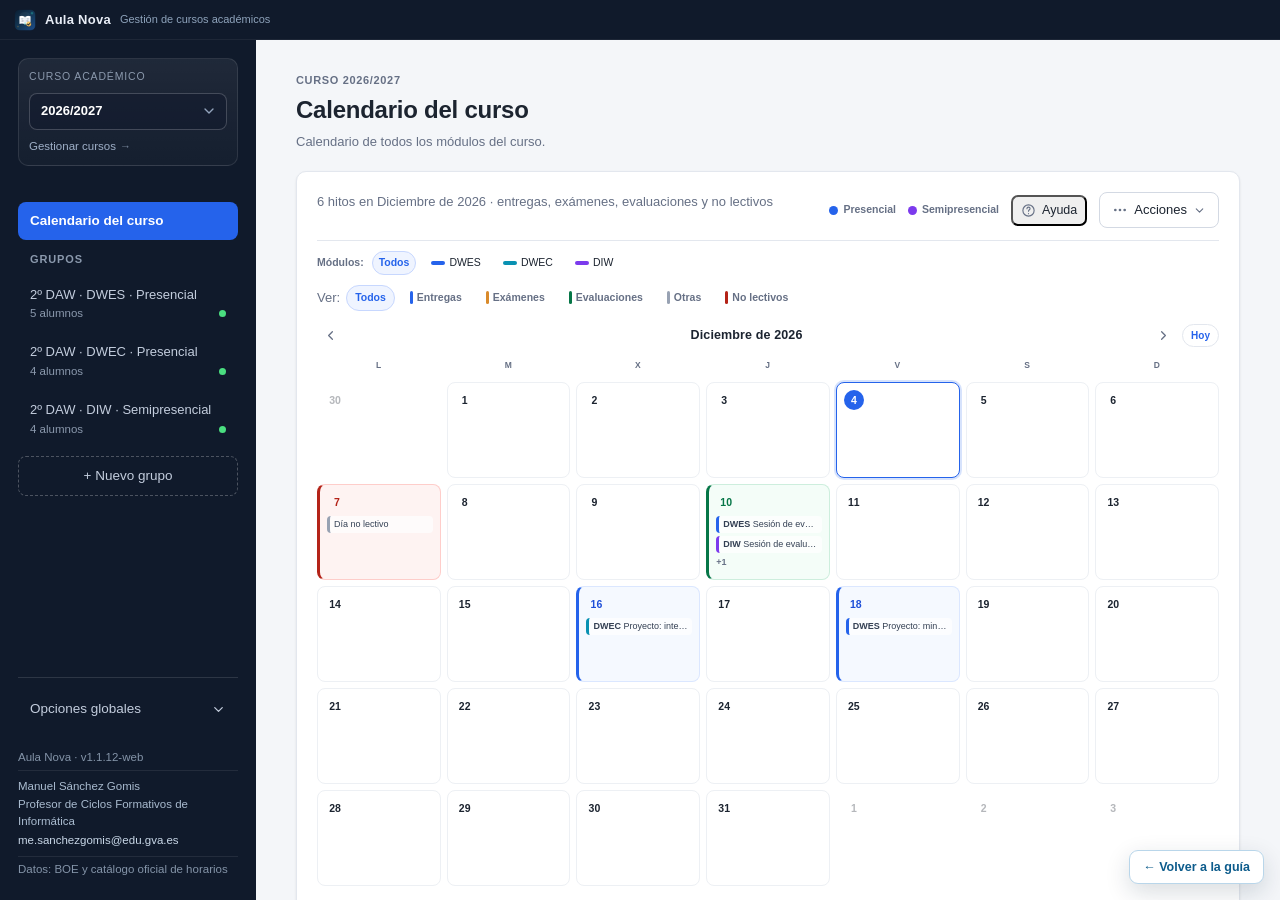
<file: demo/index.html>
<!doctype html>
<html lang="es">
  <head>
    <meta charset="UTF-8" />
    <title>Aula Nova · Gestión de cursos académicos</title>
    <!-- https://developer.mozilla.org/en-US/docs/Web/HTTP/CSP -->
    <meta
      http-equiv="Content-Security-Policy"
      content="default-src 'self'; script-src 'self'; style-src 'self' 'unsafe-inline'; img-src 'self' data:; frame-src 'self' normativa:;"
    />
    <script type="module" crossorigin src="./assets/index-BzGlS91p.js"></script>
    <link rel="stylesheet" crossorigin href="./assets/index-B-g2NpqB.css">
  </head>

  <body>
    <div id="app"></div>
  </body>
</html>
</file>
<file: demo/assets/index-B-g2NpqB.css>
:root{--fondo: #f4f6f9;--panel: #ffffff;--borde: #e3e7ee;--borde-fuerte: #d3d9e3;--texto: #1c2430;--tenue: #667085;--acento: #2563eb;--acento-suave: #eff4ff;--error: #b42318;--ok: #067647;--ok-suave: #ecfdf3;--ambar: #b54708;--ambar-suave: #fffaeb;--radio: 10px;--radio-sm: 8px;--sombra: 0 1px 3px rgba(16, 24, 40, .06), 0 1px 2px rgba(16, 24, 40, .04)}*{box-sizing:border-box}html,body,#app{height:100%;margin:0}body{font-family:-apple-system,BlinkMacSystemFont,Segoe UI,Roboto,Helvetica Neue,Arial,sans-serif;font-size:14px;line-height:1.5;color:var(--texto);background:var(--fondo);-webkit-font-smoothing:antialiased}.app{display:grid;grid-template-columns:256px 1fr;grid-template-rows:40px minmax(0,1fr);height:100%}.lateral{grid-column:1;grid-row:2;display:flex;flex-direction:column;gap:20px;min-height:0;padding:18px 18px 22px;background:#101a2b;color:#e8edf6;overflow-y:auto}.marca{margin:0;font-size:17px;font-weight:700;letter-spacing:.02em}.marca__sub{margin:2px 0 0;font-size:11px;font-weight:500;color:#8ea3bb;letter-spacing:.04em;text-transform:uppercase}.menu{display:flex;flex-direction:column;gap:3px;flex:1}.menu__titulo{padding:0 12px 6px;font-size:11px;font-weight:600;letter-spacing:.08em;text-transform:uppercase;color:#8b99ad}.menu__vacio{margin:0;padding:4px 12px;font-size:12px;color:#8b99ad}.menu__curso{display:flex;flex-direction:column;gap:8px;margin-bottom:16px;padding:10px;border:1px solid rgba(255,255,255,.1);border-radius:10px;background:linear-gradient(180deg,#fff1,#ffffff06)}.menu__curso label{font-size:10.5px;text-transform:uppercase;letter-spacing:.08em;color:#8b99ad}.menu__curso-select{position:relative}.menu__curso select{-webkit-appearance:none;appearance:none;width:100%;padding:9px 34px 9px 11px;border:1px solid rgba(255,255,255,.2);border-radius:8px;background:#0f172a61;color:#fff;font:inherit;font-size:13px;font-weight:550;line-height:1.3;cursor:pointer;text-overflow:ellipsis;transition:border-color .15s ease,background .15s ease,box-shadow .15s ease}.menu__curso select:hover{border-color:#ffffff5c;background:#0f172a8c}.menu__curso select:focus-visible{outline:none;border-color:#60a5fa;box-shadow:0 0 0 3px #60a5fa38}.menu__curso select:disabled{opacity:.55;cursor:wait}.menu__curso select option{background:#fff;color:var(--texto);font-weight:400}.menu__curso-flecha{position:absolute;top:50%;right:10px;width:16px;height:16px;color:#93a4bd;pointer-events:none;transform:translateY(-50%)}.menu__curso-enlace{display:inline-flex;align-items:center;gap:4px;font-size:11.5px;color:#9fb0c8;text-decoration:none}.menu__curso-enlace:after{content:"→";font-size:11px;opacity:.7}.menu__curso-enlace:hover{color:#fff;text-decoration:underline}.menu__grupo{display:flex;flex-direction:column;gap:2px;padding:9px 12px;border-radius:var(--radio-sm);color:#c3cddd;text-decoration:none}.menu__grupo:hover{background:#ffffff12;color:#fff}.menu__grupo.router-link-active,.menu__grupo--activo{background:var(--acento);color:#fff}.menu__grupo-nombre{font-size:13px;line-height:1.35}.menu__grupo-meta{display:flex;align-items:center;justify-content:space-between;gap:8px;font-size:11.5px;color:#8b99ad}.menu__grupo.router-link-active .menu__grupo-meta,.menu__grupo--activo .menu__grupo-meta{color:#dbe7ff}.punto{width:7px;height:7px;border-radius:50%;display:inline-block;flex:0 0 auto}.punto--ok{background:#4ade80}.punto--falta{background:#fbbf24}.menu__enlace--accion{margin-top:6px;border:1px dashed rgba(255,255,255,.25);text-align:center}.menu--pie{flex:0 0 auto;gap:2px;padding-top:12px;border-top:1px solid rgba(255,255,255,.12)}.menu__enlace--boton{width:100%;border:0;background:none;font:inherit;text-align:left;cursor:pointer}.menu-global{position:relative}.menu-global__boton{display:flex;align-items:center;justify-content:space-between;gap:8px;list-style:none;cursor:pointer}.menu-global__boton::-webkit-details-marker{display:none}.menu-global__boton svg{width:15px;height:15px;transition:transform .15s ease}.menu-global[open] .menu-global__boton svg{transform:rotate(180deg)}.menu-global__panel{display:flex;flex-direction:column;gap:2px;margin-bottom:6px;padding:5px;border:1px solid rgba(255,255,255,.14);border-radius:9px;background:#1b2a41;box-shadow:0 12px 28px -18px #000000b3}.menu-global__panel .menu__enlace{font-size:12.5px}.menu__enlace--peligro{color:#fda29b}.menu__enlace--peligro:hover{color:#fff;background:#f044382e}.menu__enlace{padding:9px 12px;border-radius:var(--radio-sm);color:#c3cddd;text-decoration:none;font-size:13.5px}.menu__enlace:hover{background:#ffffff12;color:#fff}.menu__enlace.router-link-active{background:var(--acento);color:#fff;font-weight:600}.pie{display:flex;flex-direction:column;gap:4px;font-size:11.5px;color:#8494a8}.pie__autor{display:flex;flex-direction:column;gap:1px;padding:7px 0;border-top:1px solid rgba(255,255,255,.08);border-bottom:1px solid rgba(255,255,255,.08);color:#a9bbcf}.pie__autor a{color:#c9d8e8;text-decoration:none}.pie__autor a:hover{color:#fff;text-decoration:underline}.contenido{grid-column:2;grid-row:2;min-height:0;overflow-y:auto;padding:32px 40px 64px}.vista{max-width:1080px}.vista--ancha{max-width:none}.vista__cabecera{margin-bottom:20px}.vista__cabecera h2{margin:0 0 4px;font-size:24px;font-weight:650;letter-spacing:-.01em}.seccion__cabecera{display:flex;align-items:flex-start;justify-content:space-between;gap:16px;flex-wrap:wrap;margin-bottom:14px}.seccion__cabecera h3{margin:0 0 2px;font-size:17px;font-weight:650;letter-spacing:-.01em}.seccion__cabecera .tenue{font-size:12.5px}.tarjeta{background:var(--panel);border:1px solid var(--borde);border-radius:var(--radio);box-shadow:var(--sombra);padding:22px 24px;margin-bottom:20px}.tarjeta>h3,.tarjeta>.cabecera-criterios>h3{margin:0 0 4px;font-size:16px;font-weight:650}.tarjeta>h3+.tenue{margin-top:0}.tenue{color:var(--tenue);margin:0;font-size:13px}.etiqueta{font-size:12px;color:var(--tenue)}.monospace{font-family:ui-monospace,SFMono-Regular,Menlo,monospace;font-size:12.5px}.boton{display:inline-flex;align-items:center;justify-content:center;font:inherit;font-size:13.5px;font-weight:500;height:36px;padding:0 14px;border-radius:var(--radio-sm);border:1px solid var(--borde-fuerte);background:#fff;color:var(--texto);text-align:center;text-decoration:none;cursor:pointer;white-space:nowrap;transition:background .12s ease,border-color .12s ease}.boton:hover{border-color:#a9b4c4;background:#fafbfc}.boton--principal{background:var(--acento);border-color:var(--acento);color:#fff;font-weight:600}.boton--principal:hover{background:#1d4fd8;border-color:#1d4fd8}.boton--peligro{color:var(--error)}.boton--peligro:hover{border-color:#f0b4ae;background:#fef3f2}.boton--sutil{border-style:dashed;color:var(--tenue)}.boton--sutil:hover{color:var(--acento);border-color:var(--acento);background:var(--acento-suave)}.boton:disabled{opacity:.45;cursor:not-allowed}.barra{display:flex;align-items:center;gap:10px;flex-wrap:wrap;margin-bottom:18px}.barra__espacio{flex:1}.barra--separada{margin-top:14px}.formulario{display:grid;grid-template-columns:repeat(auto-fit,minmax(220px,1fr));gap:16px}.campo{display:flex;flex-direction:column;gap:6px;min-width:0}.campo>label{font-size:12.5px;font-weight:500;color:#475467}.campo--ancho{grid-column:1 / -1}.grupo__dias-semana{display:grid;grid-template-columns:repeat(7,minmax(0,1fr));gap:8px;max-width:560px}.grupo__dia-semana{display:flex;flex-direction:column;gap:4px;align-items:stretch;font-size:12px;font-weight:600;color:var(--tenue);text-align:center}.grupo__dia-semana input{width:100%;padding:7px 4px;text-align:center;font-variant-numeric:tabular-nums}.presentacion__datos{margin-bottom:14px}.presentacion__datos .formulario{margin-top:10px}.presentacion__editor{margin-bottom:14px}.presentacion__editor summary{display:flex;align-items:baseline;gap:8px;flex-wrap:wrap;font-weight:650;cursor:pointer}.presentacion__editor summary .tenue{font-weight:400}.presentacion__marcadores{display:flex;flex-wrap:wrap;align-items:center;gap:5px;margin-top:12px}.presentacion__marcadores code{padding:2px 6px;color:var(--texto);font-size:10.5px;background:#f2f4f7;border-radius:5px}.presentacion__ayuda{margin:8px 0;font-size:11.5px}.presentacion__ayuda code{padding:1px 4px;background:#f2f4f7;border-radius:4px}.presentacion__plantilla-acciones{margin:10px 0 0}.presentacion__plantilla{width:100%;min-height:340px;margin-top:8px;padding:12px;font-size:11.5px;line-height:1.5;background:#fbfcfe;border:1px solid var(--borde);border-radius:8px;resize:vertical}.presentacion__preview{overflow:hidden;background:#eef2f7;border:1px solid var(--borde);border-radius:12px;box-shadow:var(--sombra)}.presentacion__preview iframe{display:block;width:100%;height:82vh;min-height:620px;background:#f4f6f9;border:0}.horario__resumen{display:flex;align-items:center;gap:7px;flex-wrap:wrap}.horario-semanal-scroll{overflow-x:auto;padding:2px 0 6px}.horario-semanal{display:grid;grid-template-columns:92px repeat(var(--dias, 7),minmax(84px,1fr));gap:5px;min-width:640px;margin-top:8px}.horario-semanal--compacto{grid-template-columns:78px repeat(var(--dias, 7),minmax(42px,1fr));min-width:0}.horario-semanal__cabecera{padding:4px 6px;color:var(--tenue);font-size:11px;font-weight:600;text-align:center}.horario-semanal__dia{display:flex;flex-direction:column;align-items:center;justify-content:center;gap:1px;min-height:44px;padding:5px 4px;color:var(--tenue);font-size:11px;font-weight:650;text-align:center;background:#f8fafc;border:1px solid #eef1f5;border-radius:8px}.horario-semanal__dia small{color:var(--acento);font-size:8px;font-weight:700;letter-spacing:.08em;text-transform:uppercase}.horario-semanal__hora{display:flex;align-items:center;padding:0 4px;color:var(--tenue);font-size:10px;font-variant-numeric:tabular-nums;white-space:nowrap}.horario-semanal__hora.horario-semanal__cabecera{min-height:44px;justify-content:flex-start;padding-left:8px;color:var(--tenue);font-size:9px;font-weight:700;letter-spacing:.08em;text-transform:uppercase}.horario-semanal__celda{display:flex;align-items:center;justify-content:center;min-height:38px;padding:4px 6px;overflow:hidden;color:transparent;font-size:10px;font-weight:600;line-height:1.15;text-align:center;background:#fff;border:1px solid #eef1f5;border-radius:8px;cursor:pointer;transition:background .12s ease,border-color .12s ease,box-shadow .12s ease}.horario-semanal__celda--libre{background:#fbfcfe;border-color:#f0f3f7}.horario-semanal__celda--lectura{cursor:default}.horario-semanal__celda--lectura:hover{border-color:#cfd8e3}.horario-semanal__celda--sesion,.horario-semanal__celda--lectura.horario-semanal__celda--sesion:hover{color:#fff;background:linear-gradient(180deg,#3b82f6,#2563eb);border-color:#2563eb;box-shadow:0 1px 2px #2563eb38}.horario-semanal__celda--colectiva,.horario-semanal__celda--lectura.horario-semanal__celda--colectiva:hover{color:#05603a;background:#d1fadf;border-color:#6ce9a6}.horario-semanal__celda--individual,.horario-semanal__celda--lectura.horario-semanal__celda--individual:hover{color:#93370d;background:#fef0c7;border-color:#fec84b}.horario-semanal__celda--hoy{background:#f4f8ff;border-color:#dbe7ff}.horario-semanal__celda--hoy.horario-semanal__celda--sesion{background:linear-gradient(180deg,#3b82f6,#2563eb);border-color:#2563eb;box-shadow:0 0 0 2px #bfdbfe}.horario-semanal__celda--hoy.horario-semanal__celda--colectiva{background:#d1fadf;border-color:#6ce9a6}.horario-semanal__celda--hoy.horario-semanal__celda--individual{background:#fef0c7;border-color:#fec84b}.horario-semanal__cabecera--hoy{color:#fff;background:var(--acento);border-color:var(--acento)}.horario-semanal__cabecera--hoy small{color:#dbeafe}.horario-semanal__recreo{grid-column:1 / -1;padding:3px 10px;color:var(--tenue);font-size:9px;font-weight:600;letter-spacing:.06em;text-align:center;text-transform:uppercase;background:#f8fafc;border:1px dashed #dfe5ee;border-radius:999px}.horario-semanal__leyenda{display:flex;align-items:center;gap:7px;flex-wrap:wrap;margin-top:12px;padding-top:10px;color:var(--tenue);font-size:10px;border-top:1px solid #eef1f5}.horario-semanal__leyenda-item{display:inline-flex;align-items:center;gap:5px;padding:3px 8px;background:#fff;border:1px solid #eef1f5;border-radius:999px}.horario-semanal__muestra{display:inline-block;width:8px;height:8px;border:1px solid transparent;border-radius:2px}.horario-semanal__muestra--sesion{border-color:var(--acento);background:var(--acento)}.horario-semanal__muestra--colectiva{border-color:#6ce9a6;background:#d1fadf}.horario-semanal__muestra--individual{border-color:#fec84b;background:#fef0c7}.horario-semanal__leyenda .tenue{font-size:10px}.horario-semanal__pie{display:flex;align-items:center;justify-content:space-between;gap:10px;flex-wrap:wrap;margin-top:7px}.grupo__tutorias{display:grid;grid-template-columns:repeat(2,minmax(0,1fr));gap:10px}.grupo__tutoria{display:flex;flex-direction:column;gap:8px;padding:10px;border:1px solid var(--borde);border-radius:8px;background:#fbfcfe}.grupo__tutoria h4{margin:0;font-size:12px;color:var(--texto)}.grupo__tutoria-tipo{display:flex;flex-direction:column;gap:5px}.grupo__tutoria-etiqueta{font-size:11px;font-weight:600;color:var(--tenue)}.grupo__tutoria-fila{display:grid;grid-template-columns:minmax(0,1fr) 28px;gap:4px;align-items:center}.grupo__tutoria-fila input{width:100%;padding:5px 7px;font-size:12px}.grupo__tutoria-quitar{padding:2px 6px;line-height:1.2}.grupo__tutoria-agregar{align-self:flex-start;padding:3px 7px;font-size:11px}.grupo__tutorias-resumen{display:block;margin-top:4px;color:var(--tenue);font-size:11px;font-weight:400;line-height:1.35}@media(max-width:900px){.grupo__tutorias{grid-template-columns:repeat(2,minmax(0,1fr))}}@media(max-width:700px){.grupo__dias-semana{grid-template-columns:repeat(4,minmax(0,1fr))}}@media(max-width:560px){.grupo__tutorias{grid-template-columns:1fr}}.campo__etiqueta{font-size:12.5px;font-weight:500;color:#475467}.previsualizacion{margin:0;padding:12px 14px;border:1px dashed var(--borde-fuerte);border-radius:var(--radio-sm);background:#fbfcfd;font-size:15px;font-weight:600}input,select,textarea{font:inherit;font-size:14px;color:inherit;background:#fff;border:1px solid var(--borde-fuerte);border-radius:var(--radio-sm);padding:8px 11px;transition:border-color .12s ease,box-shadow .12s ease}input:hover,select:hover,textarea:hover{border-color:#b9c2cf}input:focus,select:focus,textarea:focus{outline:none;border-color:var(--acento);box-shadow:0 0 0 3px #2563eb26}input:focus-visible,select:focus-visible,textarea:focus-visible,button:focus-visible,summary:focus-visible,a:focus-visible{outline:2px solid var(--acento);outline-offset:2px}.campo textarea{width:100%;resize:vertical;line-height:1.5}.selector{display:inline-flex;align-items:center;gap:8px;font-size:13px}.pestanas{display:flex;gap:4px;border-bottom:1px solid var(--borde);margin-bottom:24px}.pestana{font:inherit;font-size:13.5px;font-weight:500;color:var(--tenue);background:none;border:0;border-bottom:2px solid transparent;padding:10px 14px;margin-bottom:-1px;cursor:pointer;border-radius:0}.pestana:hover{color:var(--texto)}.pestana[aria-selected=true]{color:var(--acento);border-bottom-color:var(--acento);font-weight:600}.columnas{display:grid;grid-template-columns:repeat(2,minmax(0,1fr));gap:20px;align-items:start}.tabla-scroll{overflow-x:auto}@media(max-width:1200px){.contenido{padding:28px 28px 56px}}@media(max-width:1080px){.app{grid-template-columns:216px 1fr}.contenido{padding:24px 20px 48px}.columnas{grid-template-columns:minmax(0,1fr)}.vista__cabecera h2{font-size:20px}}@media(max-width:940px){.app{grid-template-columns:188px 1fr}.lateral{padding:18px 12px}.contenido{padding:18px 14px 40px}.tarjeta{padding:18px 16px}.formulario,.datos{grid-template-columns:minmax(0,1fr)}.cabecera-criterios{align-items:flex-start}.modal__fondo{padding:12px}.fila-peso{grid-template-columns:minmax(0,1fr) 88px 32px}.fila-peso--avaluacion{grid-template-columns:76px minmax(0,1fr) 88px 32px}.ocultar-estrecho{display:none}}.columna{display:flex;flex-direction:column;gap:20px;min-width:0}.lista-pesos{display:flex;flex-direction:column;margin-top:14px}.fila-peso{display:grid;grid-template-columns:minmax(0,1fr) 104px 34px;gap:10px;align-items:center;padding:7px 0;border-bottom:1px solid #f0f2f6}.fila-peso:last-child{border-bottom:0}.fila-peso--avaluacion{grid-template-columns:92px minmax(0,1fr) 104px 34px}.fila-peso--cabecera{padding:0 0 6px;border-bottom:1px solid var(--borde)}.fila-peso--cabecera span{font-size:11.5px;font-weight:600;color:var(--tenue);letter-spacing:.02em}.fila-peso--cabecera .num{text-align:right}.entrada-peso{display:flex;align-items:center;gap:7px;justify-content:flex-end}.entrada-peso input{width:72px;text-align:right;font-variant-numeric:tabular-nums}.entrada-peso span{color:var(--tenue);font-size:13px}.icono-boton{width:32px;height:32px;display:inline-flex;align-items:center;justify-content:center;border:1px solid transparent;border-radius:var(--radio-sm);background:none;cursor:pointer;color:#98a2b3;font-size:15px;line-height:1;padding:0}.icono-boton:hover{background:#fef3f2;border-color:#f0b4ae;color:var(--error)}.formula{display:flex;flex-direction:column;gap:10px;background:#f8fafc;border:1px solid var(--borde);border-radius:var(--radio-sm);padding:16px 18px;margin-top:14px}.formula__linea{display:flex;flex-direction:column;gap:2px;margin:0}.formula__etiqueta{font-size:11.5px;font-weight:600;color:var(--tenue);letter-spacing:.02em}.formula__valor{font-size:14px;font-weight:600;color:var(--texto)}.cabecera-criterios{display:flex;align-items:flex-end;justify-content:space-between;gap:16px;flex-wrap:wrap;margin-bottom:20px}.cabecera-criterios__titulo{display:flex;flex-direction:column;gap:2px;min-width:0}.cabecera-criterios__titulo h3{margin:0;font-size:17px;font-weight:650;letter-spacing:-.01em}.cabecera-criterios__acciones{display:flex;align-items:center;gap:10px;flex-wrap:wrap;margin-left:auto}.tarjeta .cabecera-criterios{align-items:center;margin-bottom:12px}.tarjeta .cabecera-criterios h3{margin:0;font-size:17px;font-weight:650;letter-spacing:-.01em}.tarjeta .cabecera-criterios .tenue{flex:1;min-width:120px}.lista-requisitos{display:flex;flex-direction:column}.fila-requisito{display:grid;grid-template-columns:minmax(0,1fr) 92px 34px;gap:10px;align-items:center;padding:10px 0;border-bottom:1px solid #f0f2f6}.fila-requisito:last-child{border-bottom:0}.fila-requisito--cabecera{padding:0 0 6px;border-bottom:1px solid var(--borde)}.fila-requisito--cabecera span{font-size:11.5px;font-weight:600;color:var(--tenue);letter-spacing:.02em}.fila-requisito--cabecera .num{text-align:right}.fila-requisito__texto{display:flex;flex-direction:column;gap:4px;min-width:0}.requisito-cabecera{display:flex;align-items:center;gap:8px}.requisito-cabecera .requisito-nombre{flex:1;min-width:0}.requisito-pie{display:flex;align-items:center;gap:8px}.requisito-pie .requisito-descripcion{flex:1;min-width:0}.requisito-nombre{font-weight:500}.requisito-descripcion{font-size:12.5px;color:var(--tenue);padding:6px 10px}.fila-requisito input[type=number]{text-align:right;font-variant-numeric:tabular-nums}.chip{display:inline-flex;align-items:center;gap:4px;font-size:12px;font-weight:500;padding:3px 9px;border-radius:999px;background:#f2f4f7;color:#475467;border:1px solid transparent;white-space:nowrap}.chip--activo{background:var(--acento);color:#fff}.tabla td .chip+.chip,.tabla td strong+.chip{margin-left:6px}.chip--aviso{background:var(--ambar-suave);color:var(--ambar);border-color:#f2d9a4}.chip--ok{background:var(--ok-suave);color:var(--ok);border-color:#b7e4c7}.chips{display:flex;flex-wrap:wrap;gap:6px}.aviso{padding:11px 14px;border-radius:var(--radio-sm);margin-bottom:16px;font-size:13.5px}.aviso--error{background:#fef3f2;color:var(--error);border:1px solid #fecdca}.aviso--ok{background:var(--ok-suave);color:var(--ok);border:1px solid #b7e4c7}.aviso--aviso{display:flex;align-items:center;justify-content:space-between;gap:10px;flex-wrap:wrap;background:var(--ambar-suave);color:var(--ambar);border:1px solid #f2d9a4;margin:0}.vacio{padding:24px;text-align:center;color:var(--tenue);border:1px dashed var(--borde-fuerte);border-radius:var(--radio);background:#fbfcfd;max-width:640px;margin:0 auto;font-size:13.5px}.tabla{width:100%;border-collapse:collapse;font-size:13.5px}.tabla th,.tabla td{padding:14px 16px;text-align:left;border-bottom:1px solid #eef1f5;vertical-align:middle}.tabla th{font-size:11.5px;font-weight:600;text-transform:none;letter-spacing:.02em;color:var(--tenue);background:#fafbfc;border-bottom:1px solid var(--borde)}.tabla tbody tr:last-child td{border-bottom:0}.tabla tbody tr:hover td{background:#fafbfc}.fila-seleccionable{cursor:pointer}.fila-seleccionable td{transition:background .12s ease}.fila--activa td,.fila--activa:hover td{background:var(--acento-suave)}.tabla .num{text-align:right;font-variant-numeric:tabular-nums}.tabla .acciones{text-align:right;white-space:nowrap}.tabla .acciones .boton{height:30px;padding:0 10px;font-size:12.5px;margin-left:6px}.nota-vacia{color:#b0b8c4}.nota-aprobado{color:var(--ok);font-weight:600}.nota-suspendido{color:var(--error);font-weight:600}.nota-parcial{color:var(--ambar)}.grupo__nombre{font-weight:600}.grupo__enlace{display:inline-block;color:inherit;text-decoration:none}.grupo__enlace:hover{color:var(--acento);text-decoration:underline}.grupo__estado{display:block;margin-top:3px;font-size:11.5px;font-weight:500}.grupo__estado--ok{color:var(--ok)}.grupo__estado--falta{color:var(--ambar)}.con-tooltip{position:relative;display:inline-flex;cursor:help}.con-tooltip:focus-visible{outline:2px solid var(--acento);outline-offset:2px}.tarjeta--tabla{padding:6px 0}.tarjeta--tabla .tabla th:first-child,.tarjeta--tabla .tabla td:first-child{padding-left:28px}.tarjeta--tabla .tabla th:last-child,.tarjeta--tabla .tabla td:last-child{padding-right:24px}.tarjeta--tabla .tabla th.acciones,.tarjeta--tabla .tabla td.acciones{position:sticky;right:0;z-index:1;background:var(--panel);box-shadow:-10px 0 14px -12px #10182859}.tarjeta--tabla .tabla th.acciones,.tarjeta--tabla .tabla tbody tr:hover td.acciones{background:#fafbfc}.menu-acciones{position:relative;display:inline-flex}.menu-acciones__popover{position:fixed;z-index:120;min-width:210px;padding:5px;border:1px solid var(--borde);border-radius:10px;background:var(--panel);box-shadow:0 12px 30px #1018282e}.menu-acciones__item{display:flex;align-items:center;gap:9px;width:100%;padding:7px 9px;border:0;border-radius:6px;background:transparent;color:var(--texto);font:inherit;font-size:12.5px;text-align:left;cursor:pointer}.menu-acciones__icono{flex:0 0 auto;width:15px;height:15px;opacity:.75}.menu-acciones__item:hover:not(:disabled) .menu-acciones__icono{opacity:1}.menu-acciones__item:hover:not(:disabled){background:var(--acento-suave);color:var(--acento)}.menu-acciones__item--peligro{color:var(--error)}.menu-acciones__item--peligro:hover:not(:disabled){background:#fef3f2;color:var(--error)}.menu-acciones__item:disabled{opacity:.4;cursor:not-allowed}.calificaciones__contacto{display:flex;align-items:center;gap:6px;flex-wrap:wrap}.boton-copiar{display:inline-flex;align-items:center;gap:4px;padding:0;border:0;background:transparent;color:var(--acento);font:inherit;font-size:11.5px;font-weight:550;cursor:pointer}.boton-copiar:hover{text-decoration:underline}.boton-copiar svg{width:13px;height:13px}.alumno__email{display:inline-flex;align-items:center;gap:3px}.alumno__enlace{padding:0;border:0;background:none;color:var(--texto);font:inherit;font-weight:650;text-align:left;cursor:pointer}.alumno__enlace:hover{color:var(--acento);text-decoration:underline}.alumno__enlace:focus-visible{outline:2px solid var(--acento);outline-offset:2px;border-radius:3px}.alumno__meta{display:block;margin-top:3px;font-size:11.5px;color:var(--tenue)}.alumnado__resumen{display:grid;grid-template-columns:repeat(4,minmax(0,1fr));gap:12px;margin:0 0 16px}.alumnado__stat{position:relative;display:flex;flex-direction:column;gap:3px;padding:14px 16px;overflow:hidden}.alumnado__stat>.tenue{color:var(--tenue);font-size:12px;font-weight:600}.alumnado__stat:before{content:"";position:absolute;top:0;left:0;width:100%;height:3px;background:var(--acento)}.alumnado__stat--ok:before{background:var(--ok)}.alumnado__stat--muted:before{background:#98a2b3}.alumnado__stat--aviso:before{background:var(--ambar)}.alumnado__stat strong{font-size:22px;line-height:1.15;font-weight:650}.alumnado-tabla__alumno{display:flex;align-items:center;gap:10px}.alumnado__avatar{display:grid;flex:0 0 auto;place-items:center;width:34px;height:34px;border-radius:10px;background:var(--acento-suave);color:var(--acento);font-size:11.5px;font-weight:700}.alumnado__identidad{min-width:0}.alumnado__email{color:var(--texto);text-decoration:none}.alumnado__email:hover{color:var(--acento);text-decoration:underline}.alumnado-tabla th:nth-child(1){width:48%}.alumnado-tabla th:nth-child(2){width:32%}.alumnado-tabla th:nth-child(3){width:12%}.formacion__cabecera{display:flex;align-items:flex-start;justify-content:space-between;gap:20px;flex-wrap:wrap;margin-bottom:20px}.formacion__cabecera h2{margin:0 0 4px;font-size:24px;font-weight:650;letter-spacing:-.01em}.formacion__resumen{display:grid;grid-template-columns:repeat(auto-fit,minmax(180px,1fr));gap:14px;margin-bottom:18px}.formacion__resumen .tarjeta{position:relative;display:flex;flex-direction:column;gap:3px;padding:14px 16px;overflow:hidden}.formacion__resumen .tarjeta:before{content:"";position:absolute;top:0;left:0;width:100%;height:3px;background:var(--acento)}.formacion__resumen .tarjeta:nth-child(2):before{background:var(--ok)}.formacion__resumen .tarjeta:nth-child(3):before{background:#d98a2b}.formacion__resumen .tarjeta>.tenue{font-size:12px;font-weight:600}.formacion__resumen strong{font-size:22px;font-weight:650}.formacion__layout{display:grid;grid-template-columns:minmax(0,1fr) 360px;gap:18px;align-items:start}.formacion__formulario{position:sticky;top:18px}.formacion__acciones{display:flex;flex-direction:column;gap:8px;grid-column:1 / -1}.formacion__acciones .boton{width:100%;justify-content:center;text-align:center}@media(max-width:1100px){.formacion__layout{grid-template-columns:1fr}.formacion__formulario{position:static}}.form-inline{margin-bottom:18px;border-left:3px solid var(--acento)}.form-inline__acciones{display:flex;align-items:center;gap:8px;flex-wrap:wrap}.form-inline .formulario{margin-top:4px}.select-button{display:inline-flex;overflow:hidden;border:1px solid var(--borde-fuerte);border-radius:var(--radio-sm);background:var(--panel)}.select-button__item{border:0;border-right:1px solid var(--borde);padding:7px 11px;background:transparent;color:var(--texto);font:inherit;font-size:12.5px;cursor:pointer;transition:background .15s ease,color .15s ease}.select-button__item:last-child{border-right:0}.select-button__item:hover{background:#f2f4f7}.select-button__item--activo{background:var(--acento);color:#fff}.select-button__item--activo:hover{background:var(--acento)}.select-button--compacto .select-button__item{padding:5px 9px;font-size:12px}.entrega__buscador{flex:1 1 190px;max-width:280px}.entrega__buscador input{width:100%;padding:7px 10px;font-size:12.5px}.entrega__resumen{display:flex;flex-wrap:wrap;align-items:baseline;gap:0;margin:4px 0 16px;padding:11px 14px;border:1px solid var(--borde);border-radius:var(--radio-sm);background:#f8fafc}.entrega__resumen-item{display:flex;align-items:baseline;gap:6px;padding:0 16px;border-right:1px solid var(--borde)}.entrega__resumen-item:first-child{padding-left:0}.entrega__resumen-item:last-child{padding-right:0;border-right:0}.entrega__resumen-valor{font-size:16px;font-weight:700;font-variant-numeric:tabular-nums}.entrega__resumen-etiqueta{font-size:12px;color:var(--tenue)}.entrega__resumen-item--aviso .entrega__resumen-valor{color:var(--ambar)}.entrega__vacio-accion{margin-top:12px}.entregas-lista{display:flex;flex-direction:column;gap:16px;margin-top:14px}.entregas-grupo{overflow:hidden;border:1px solid var(--borde);border-radius:10px;background:#fff}.entregas-grupo__cabecera{display:flex;align-items:center;justify-content:space-between;gap:12px;flex-wrap:wrap;padding:12px 16px;border-bottom:1px solid var(--borde);background:#f8fafc}.entregas-grupo__titulo{display:flex;align-items:baseline;gap:10px;flex-wrap:wrap}.entregas-grupo__titulo h4{margin:0;font-size:13px;font-weight:650}.entregas-grupo__grid{display:grid;grid-template-columns:repeat(auto-fill,minmax(340px,1fr));gap:12px;padding:14px}.entrega-card{display:flex;flex-direction:column;gap:10px;min-width:0;padding:15px;border:1px solid var(--borde);border-radius:9px;background:#fff;transition:border-color .12s ease,box-shadow .12s ease}.entrega-card:hover{border-color:#cbd5e1;box-shadow:0 6px 18px -12px #10182847}.entrega-card__cabecera{display:flex;align-items:flex-start;justify-content:space-between;gap:10px}.entrega-card__titulo{display:flex;flex-direction:column;gap:6px;min-width:0}.entrega-card__titulo .entrega__enlace{font-size:14px;line-height:1.35}.entrega-card__chips,.entrega-card__extra{display:flex;align-items:center;gap:6px;flex-wrap:wrap}.entrega-card__descripcion{display:-webkit-box;margin:0;overflow:hidden;color:var(--tenue);font-size:12.5px;line-height:1.45;-webkit-box-orient:vertical;-webkit-line-clamp:3}.entrega-card__meta{display:flex;align-items:center;justify-content:space-between;gap:10px;flex-wrap:wrap}.entrega-card__fecha{display:inline-flex;align-items:center;gap:6px;color:var(--tenue);font-size:12px;font-variant-numeric:tabular-nums}.entrega-card__pie{display:flex;align-items:flex-end;justify-content:space-between;gap:14px;flex-wrap:wrap;padding-top:10px;border-top:1px dashed var(--borde)}.entrega-card__registros{display:flex;flex:1 1 150px;flex-direction:column;gap:4px;min-width:0}.entrega-card__registros-texto{display:flex;align-items:baseline;justify-content:space-between;gap:8px;font-size:12px}.entrega-card__registros .entrega__progreso{width:100%}@media(max-width:700px){.entregas-grupo__grid{grid-template-columns:1fr}}.entregas-tabla th:nth-child(1){width:46%}.entregas-tabla th:nth-child(2){width:16%}.entregas-tabla th:nth-child(3){width:16%}.entregas-tabla th:nth-child(4){width:12%}.ficha-preview{overflow:hidden;background:#fff}.ficha-preview iframe{display:block;width:100%;height:82vh;min-height:620px;background:#fff;border:0}.ficha-modal{position:fixed;z-index:80;inset:0;display:grid;place-items:center;padding:24px;background:#0f172a8c}.ficha-modal__panel{display:flex;flex-direction:column;width:min(1120px,100%);height:min(88vh,900px);overflow:hidden;background:#fff;border-radius:12px;box-shadow:0 24px 60px #0f172a47}.ficha-modal__cabecera{display:flex;align-items:center;justify-content:space-between;gap:16px;flex-wrap:wrap;padding:12px 16px;border-bottom:1px solid var(--borde)}.ficha-modal__cabecera strong{display:block}.ficha-modal__cabecera .tenue{display:block;font-size:11.5px}.ficha-modal__acciones{display:flex;align-items:center;gap:6px;flex-wrap:wrap}.ficha-modal__panel iframe{flex:1;width:100%;background:#f4f6f9;border:0}.entregas-tabla__grupo td{padding:11px 16px;background:#f8fafc;border-top:1px solid var(--borde);border-bottom:1px solid var(--borde)}.entregas-tabla tbody:first-of-type .entregas-tabla__grupo td{border-top:0}.entregas-tabla__grupo-contenido{display:flex;align-items:baseline;justify-content:space-between;gap:12px}.entregas-tabla__grupo-nombre{font-size:13px;font-weight:650}.entregas-tabla__entrega{max-width:520px}.entregas-tabla__fila{display:flex;align-items:flex-start;gap:10px}.entregas-tabla__marca{display:grid;flex:0 0 auto;place-items:center;width:32px;height:32px;margin-top:1px;border-radius:9px;background:var(--acento-suave);color:var(--acento);font-size:12px;font-weight:700}.entregas-tabla__marca--examen{background:#fef3f2;color:#b42318}.entregas-tabla__marca--proyecto{background:#ecfdf3;color:#067647}.entregas-tabla__marca--practica{background:#fffaeb;color:#b54708}.entregas-tabla__datos{min-width:0}.entregas-tabla__grupo td{border-left:3px solid var(--color-grupo, var(--acento))}.entrega__enlace{padding:0;border:0;background:none;color:var(--texto);font:inherit;font-weight:650;text-align:left;cursor:pointer}.entrega__enlace:hover{color:var(--acento);text-decoration:underline}.entrega__enlace:focus-visible{outline:2px solid var(--acento);outline-offset:2px;border-radius:3px}.entrega__descripcion{display:block;margin-top:3px;font-size:12.5px;color:var(--tenue)}.entrega__fecha{display:flex;flex-direction:column;align-items:flex-start;gap:5px;font-variant-numeric:tabular-nums}.entrega__registros{display:flex;flex-direction:column;align-items:flex-end;gap:5px}.entrega__registros-cifra{font-size:12.5px;font-variant-numeric:tabular-nums}.entrega__progreso{width:72px;height:4px;overflow:hidden;border-radius:999px;background:#e7ebf1}.entrega__progreso span{display:block;height:100%;border-radius:inherit;background:var(--acento)}.chip--peligro{background:#fef3f2;color:var(--error);border-color:#fecdca}.chip--proximo{background:var(--acento-suave);color:var(--acento);border-color:#c7d7fe}.tabla--compacta th,.tabla--compacta td{padding-top:6px;padding-bottom:6px}.entrega__pestanas{display:flex;align-items:center;gap:10px;flex-wrap:wrap;margin:4px 0 18px}.entrega__pestanas .pestanas{gap:8px;flex-wrap:wrap;margin:0;border-bottom:0}.entrega__pestanas .pestana{padding:7px 12px;margin:0;border:1px solid var(--borde);border-radius:999px;background:var(--panel);font-size:12.5px}.entrega__pestanas .pestana:hover{border-color:var(--borde-fuerte);background:#f7f9fc;color:var(--texto)}.entrega__pestanas .pestana[aria-selected=true]{border-color:var(--acento);background:var(--acento);color:#fff}.chip--enlace{font:inherit;font-size:inherit;cursor:pointer}.chip--enlace:hover{border-color:var(--acento);color:var(--acento)}.entrega__seccion+.entrega__seccion{margin-top:22px;padding-top:20px;border-top:1px solid var(--borde)}.entrega__seccion-cabecera{display:flex;align-items:flex-start;justify-content:space-between;gap:12px;margin-bottom:8px}.entrega__seccion-cabecera h4{margin:0 0 2px;font-size:15px;font-weight:650}.entrega__titulo{display:flex;align-items:center;gap:8px;flex-wrap:wrap}.entrega__meta{display:block;margin-top:4px;font-size:11.5px;color:var(--tenue)}.campo__ayuda{font-size:11.5px;color:var(--tenue)}.rubrica-archivo{display:flex;align-items:center;gap:10px;flex-wrap:wrap;margin-top:8px}.rubrica-archivo__actual{display:flex;align-items:center;gap:10px;flex-wrap:wrap;padding:8px 10px;border:1px solid var(--borde);border-radius:var(--radio-sm);background:#fbfcfd}.entrega-form__cabecera{display:flex;align-items:flex-start;justify-content:space-between;gap:20px;flex-wrap:wrap;margin-bottom:20px}.entrega-form__cabecera h2{margin:0 0 4px;font-size:24px;font-weight:650;letter-spacing:-.01em}.entrega-form__acciones-cabecera{display:flex;align-items:center;gap:8px;flex-wrap:wrap}.entrega-form__grid{display:grid;grid-template-columns:minmax(0,1fr) 330px;gap:18px;align-items:start}.entrega-form__principal,.entrega-form__lateral{display:flex;flex-direction:column;gap:18px;min-width:0}.entrega-form__lateral{position:sticky;top:18px}.entrega-form__seccion-cabecera{display:flex;align-items:flex-start;justify-content:space-between;gap:16px;margin-bottom:12px}.entrega-form__seccion-cabecera h3{margin:0 0 2px;font-size:17px;font-weight:650;letter-spacing:-.01em}.entrega-form__ce-contador{display:flex;align-items:center;gap:8px;flex-wrap:wrap}.entrega-form__seleccionados{display:flex;flex-wrap:wrap;gap:6px;margin-bottom:12px}.entrega-form__ce-chip{display:inline-flex;align-items:center;gap:3px;padding-right:4px}.entrega-form__quitar{border:0;background:transparent;color:inherit;font:inherit;font-size:14px;line-height:1;padding:0 3px;cursor:pointer}.entrega-form__quitar:hover{color:var(--error)}.entrega-form__buscador{margin-bottom:10px}.entrega-form__buscador input{width:100%}.entrega-form__ce-lista{max-height:420px;overflow-y:auto;padding:8px;border:1px solid var(--borde);border-radius:var(--radio-sm);background:#fbfcfd}.entrega-form__ra{padding:4px 0;border-bottom:1px solid var(--borde)}.entrega-form__ra:last-child{border-bottom:0}.entrega-form__ra summary{display:flex;align-items:center;gap:8px;padding:6px;cursor:pointer;list-style:none}.entrega-form__ra summary::-webkit-details-marker{display:none}.entrega-form__ra summary:before{content:"▸";color:var(--tenue);transition:transform .15s ease}.entrega-form__ra[open] summary:before{transform:rotate(90deg)}.entrega-form__ra-descripcion{flex:1;font-size:12.5px;line-height:1.4}.entrega-form__ra-cuerpo{padding:2px 8px 8px 22px}.entrega-form__ra-acciones{display:flex;gap:6px;margin-bottom:6px}.entrega-form__ce-fila{display:grid;grid-template-columns:22px 96px minmax(0,1fr);gap:8px;align-items:start;padding:5px 0;font-size:12.5px;line-height:1.4}.entrega-form__ce-fila input{margin-top:3px}.entrega-form__resultados{padding:4px}.entrega-form__resumen{display:flex;flex-direction:column;gap:8px;margin:12px 0 0}.entrega-form__resumen>div{display:flex;align-items:baseline;justify-content:space-between;gap:12px;padding-bottom:6px;border-bottom:1px dashed var(--borde)}.entrega-form__resumen>div:last-child{padding-bottom:0;border-bottom:0}.entrega-form__resumen dt{color:var(--tenue);font-size:12px}.entrega-form__resumen dd{margin:0;font-size:12.5px;font-weight:550;text-align:right}.entrega-form__acciones-lateral{display:flex;flex-direction:column;gap:8px}.entrega-form__acciones-lateral .boton{width:100%;justify-content:center;text-align:center}@media(max-width:1100px){.entrega-form__grid{grid-template-columns:1fr}.entrega-form__lateral{position:static}}.calificaciones__layout{display:grid;grid-template-columns:300px minmax(0,1fr);gap:18px;align-items:start;padding-bottom:76px}.calificaciones__alumnos{position:sticky;top:18px;max-height:calc(100vh - 160px);overflow-y:auto;padding:8px}.calificaciones__buscador{padding:4px 4px 10px}.calificaciones__buscador input{width:100%}.calificaciones__alumno{display:flex;flex-direction:column;align-items:flex-start;gap:3px;width:100%;padding:10px 10px 11px;border:0;border-bottom:1px solid var(--borde);border-radius:0;background:transparent;color:var(--texto);font:inherit;text-align:left;cursor:pointer}.calificaciones__alumno:last-child{border-bottom:0}.calificaciones__alumno:hover{background:#f7f9fc}.calificaciones__alumno--activo{border-radius:var(--radio-sm);background:var(--acento-suave);box-shadow:inset 3px 0 var(--acento)}.calificaciones__alumno-nombre{font-size:13px;font-weight:600}.calificaciones__alumno-meta{display:flex;justify-content:space-between;gap:8px;width:100%;font-size:11.5px;color:var(--tenue)}.calificaciones__estado{font-weight:550}.calificaciones__sin-resultados{padding:8px 10px}.calificaciones__detalle{display:flex;flex-direction:column;gap:14px;min-width:0}.calificaciones__detalle-cabecera{display:grid;grid-template-columns:minmax(0,1fr) auto;align-items:start;gap:8px 18px}.calificaciones__detalle-info{min-width:0}.calificaciones__detalle-cabecera h3{margin:0 0 2px;font-size:19px}.convocatorias__layout{display:grid;grid-template-columns:minmax(220px,280px) minmax(0,1fr);gap:18px;align-items:start}.convocatorias__layout--embebido{grid-template-columns:minmax(0,1fr)}.convocatorias__lista{position:sticky;top:18px;display:flex;flex-direction:column;gap:6px;padding:14px}.convocatorias__item{display:flex;flex-direction:column;align-items:flex-start;gap:2px;padding:9px 10px;color:var(--texto);font:inherit;text-align:left;background:transparent;border:1px solid transparent;border-radius:8px;cursor:pointer}.convocatorias__item:hover{background:#f7f9fc}.convocatorias__item--activa{background:var(--acento-suave);border-color:#c7d7fe}.convocatorias__item .tenue{font-size:11px;text-transform:capitalize}.convocatorias__principal{display:flex;flex-direction:column;gap:18px;min-width:0}.convocatorias__alumnos th,.convocatorias__alumnos td{vertical-align:middle}.convocatorias__celda{display:inline-flex;align-items:center;gap:5px}.convocatorias__nota{width:62px;padding:4px 5px;font-size:12px;text-align:right}@media(max-width:900px){.convocatorias__layout{grid-template-columns:1fr}.convocatorias__layout--embebido{grid-template-columns:minmax(0,1fr)}.convocatorias__lista{position:static}}.calificaciones__page-header{display:flex;align-items:flex-start;justify-content:space-between;gap:16px;flex-wrap:wrap}.calificaciones__alumno-cabecera{display:flex;align-items:baseline;gap:10px;margin-bottom:10px}.calificaciones__alumno-cabecera h3{margin:0;font-size:20px;font-weight:650}.calificaciones__tabs{margin-bottom:12px}.calificaciones__final-cabecera{display:flex;align-items:flex-start;justify-content:space-between;gap:16px;padding-bottom:12px;border-bottom:1px solid var(--borde)}.calificaciones__final-cabecera h3{margin:0 0 2px;font-size:20px}.calificaciones__final-nota{display:flex;flex-direction:column;align-items:flex-end;gap:1px}.calificaciones__final-nota strong{font-size:34px;line-height:1;font-weight:650}.calificaciones__final-nota span{font-size:12px;font-weight:550}.calificaciones__final-evaluaciones{display:grid;grid-template-columns:repeat(auto-fit,minmax(160px,1fr));gap:8px;margin:14px 0}.calificaciones__final-evaluacion{display:grid;grid-template-columns:minmax(0,1fr) auto;align-items:center;gap:2px 8px;padding:8px 10px;color:var(--texto);font:inherit;font-size:12.5px;background:#fbfcfe;border:1px solid var(--borde);border-radius:8px;cursor:pointer;transition:background .15s ease,border-color .15s ease}.calificaciones__final-evaluacion:hover{background:var(--acento-suave);border-color:#c7d7fe}.calificaciones__final-evaluacion strong{font-size:14px}.calificaciones__final-evaluacion small{grid-column:1 / -1;color:var(--tenue);font-size:10.5px;line-height:1.3}.calificaciones__final-pesos{margin:0 0 12px;padding:10px 12px;border:1px solid var(--borde);border-radius:8px;background:#fff}.calificaciones__final-pesos h4{margin:0 0 6px;font-size:12px}.calificaciones__final-peso{display:flex;justify-content:space-between;gap:12px;padding:3px 0;font-size:11.5px}.calificaciones__final-peso span{color:var(--tenue);text-align:right}.calificaciones__final-formula{padding:10px 12px;font-size:12.5px;background:#f8fafc;border:1px solid var(--borde);border-radius:8px}.calificaciones__final-formula strong{display:block;margin-bottom:2px}.calificaciones__final-formula p{margin:0;font-size:11.5px}.calificaciones__final .calificaciones__detalle-acciones{margin-top:10px}.calificaciones__ra-lista{margin-top:6px}.calificaciones__ra-fila{display:grid;grid-template-columns:minmax(0,1fr) 82px 64px 108px;gap:10px;align-items:center;padding:8px 0;border-top:1px dashed var(--borde)}.calificaciones__ra-info{display:flex;align-items:baseline;gap:8px;min-width:0;font-size:12.5px}.calificaciones__ra-info .tenue{overflow:hidden;text-overflow:ellipsis;white-space:nowrap}.calificaciones__ra-entregas{font-size:11.5px}.calificaciones__detalle-nota{display:flex;flex-direction:column;align-items:flex-end;gap:1px;min-width:110px}.calificaciones__detalle-nota strong{font-size:28px;line-height:1.05;font-weight:650}.calificaciones__detalle-nota>span:last-child{font-size:12px;font-weight:550}.calificaciones__detalle-acciones{display:flex;grid-column:1 / -1;align-items:center;justify-content:flex-end;gap:8px;flex-wrap:wrap;margin-top:2px}.calificaciones__accion{display:inline-flex;align-items:center;gap:6px;height:32px;padding:0 10px;font:inherit;font-size:12px;font-weight:600;line-height:1;text-decoration:none;border:1px solid transparent;border-radius:8px;cursor:pointer;transition:background .15s ease,border-color .15s ease,color .15s ease}.calificaciones__accion svg{width:14px;height:14px}.calificaciones__accion--notas{color:#1d4ed8;background:#eff6ff;border-color:#bfdbfe}.calificaciones__accion--notas:hover{background:#dbeafe;border-color:#93c5fd}.calificaciones__accion--pdf{color:#b42318;background:#fef3f2;border-color:#fecdca}.calificaciones__accion--pdf:hover{background:#fee4e2;border-color:#fda29b}.calificaciones__accion--informe{color:#067647;background:#ecfdf3;border-color:#b7e4c7}.calificaciones__accion--informe:hover{background:#d1fadf;border-color:#6ce9a6}.calificaciones__accion:disabled{cursor:not-allowed;opacity:.55}@media(max-width:700px){.calificaciones__detalle-cabecera{grid-template-columns:1fr}.calificaciones__detalle-nota{grid-row:auto;grid-column:1;align-items:flex-start;text-align:left}.calificaciones__detalle-acciones{justify-content:flex-start}}.calificaciones__avaluacion-cabecera{display:flex;align-items:flex-start;justify-content:space-between;gap:16px;margin-bottom:8px}.calificaciones__avaluacion-cabecera h3{margin:0 0 2px;font-size:17px}.calificaciones__nota-avaluacion{font-size:24px;line-height:1;font-weight:650}.calificaciones__categoria{padding-top:10px;border-top:1px solid var(--borde)}.calificaciones__categoria-cabecera{display:flex;align-items:center;gap:10px;flex-wrap:wrap;margin-bottom:2px}.calificaciones__entregas{display:flex;flex-direction:column}.calificaciones__entrega{display:grid;grid-template-columns:minmax(160px,1fr) 92px minmax(200px,1.2fr);gap:12px;align-items:start;padding:10px 0;border-top:1px dashed var(--borde)}.calificaciones__entrega:first-child{border-top:0}.calificaciones__entrega-info{display:flex;flex-direction:column;align-items:flex-start;gap:4px;font-size:12.5px}.calificaciones__entrega-chips{display:flex;align-items:center;gap:6px;flex-wrap:wrap}.calificaciones__nota,.calificaciones__anotacion{display:flex;flex-direction:column;gap:3px;font-size:11.5px}.calificaciones__nota input{width:90px;text-align:right}.calificaciones__anotacion textarea{width:100%;min-height:54px;resize:vertical}.calificaciones__acciones{position:sticky;bottom:0;z-index:2;display:flex;align-items:center;gap:10px;padding:12px 0;background:var(--fondo);border-top:1px solid var(--borde)}@media(max-width:1100px){.calificaciones__layout{grid-template-columns:1fr}.calificaciones__alumnos{position:static;max-height:320px}.calificaciones__entrega{grid-template-columns:1fr 92px}.calificaciones__anotacion{grid-column:1 / -1}.calificaciones__ra-fila{grid-template-columns:minmax(0,1fr) 80px 60px}.calificaciones__ra-entregas{display:none}}.entrega-notas__cabecera{display:flex;align-items:flex-start;justify-content:space-between;gap:20px;flex-wrap:wrap;margin-bottom:20px}.entrega-notas__cabecera h2{margin:0 0 4px;font-size:24px;font-weight:650;letter-spacing:-.01em}.entrega-notas__chips{display:flex;align-items:flex-start;gap:8px;flex-wrap:wrap}.entrega-notas__rubrica{margin:0;white-space:pre-wrap;line-height:1.55}.entrega-notas__tarjeta-compacta{padding:16px 18px}.entrega-notas__tarjeta-compacta .cabecera-criterios{margin-bottom:10px}.entrega-notas__tabla th:nth-child(1){width:34%}.entrega-notas__tabla th:nth-child(2){width:116px}.entrega-notas__tabla th,.entrega-notas__tabla td{padding:6px 10px;vertical-align:middle}.entrega-notas__tabla tbody tr:hover td{background:#fbfcfe}.entrega-notas__tabla textarea{width:100%;height:38px;min-height:38px;padding:7px 9px;font-size:12.5px;line-height:1.35;resize:vertical}.entrega-notas__celda-nota{white-space:nowrap}.entrega-notas__celda-nota .chip{margin-right:6px;margin-left:0}.entrega-notas__nota{width:76px;padding:5px 8px;font-size:13px;font-variant-numeric:tabular-nums;text-align:right}.entrega-notas__tabla td .chip{margin-left:6px}.evidencias__acciones-subida{flex-wrap:wrap;justify-content:flex-end}.evidencias__tipo{display:flex;flex-direction:column;gap:4px;font-size:11.5px}.evidencias__tipo select{min-width:190px;padding:8px 10px;border:1px solid var(--borde-fuerte);border-radius:var(--radio-sm);background:var(--panel);font:inherit;font-size:12.5px}.evidencias__seleccion{display:flex;flex-direction:column;gap:6px;margin:12px 0 0;padding:0;list-style:none}.evidencias__seleccion li{display:flex;align-items:center;gap:8px;padding:7px 9px;border:1px solid var(--borde);border-radius:var(--radio-sm);background:#fbfcfd}.evidencias__seleccion .monospace{flex:1}.evidencias__tabla .chip{margin-right:8px}.chip--material{background:#f2f4f7;color:#475467}.chip--solucion{background:var(--ok-suave);color:var(--ok);border-color:#b7e4c7}.chip--apuntes{background:var(--acento-suave);color:var(--acento);border-color:#c7d7fe}.chip--entrega{background:var(--ambar-suave);color:var(--ambar);border-color:#f2d9a4}.chip--otro{background:#f8f9fb;color:#667085;border-color:var(--borde)}.menu-acciones__disparador{display:inline-flex;align-items:center;gap:6px;height:36px;padding:0 12px;color:var(--texto);font:inherit;font-size:13px;font-weight:500;background:#fff;border:1px solid var(--borde-fuerte);border-radius:var(--radio-sm);cursor:pointer;transition:background .12s ease,border-color .12s ease}.menu-acciones__disparador:hover{background:#fafbfc;border-color:#a9b4c4}.menu-acciones__disparador>svg:first-child{width:16px;height:16px;color:var(--tenue)}.menu-acciones__chevron{width:13px;height:13px;color:var(--tenue)}.icono-accion{position:relative;width:34px;height:34px;display:inline-flex;align-items:center;justify-content:center;padding:0;border:1px solid transparent;border-radius:var(--radio-sm);background:none;color:#667085;cursor:pointer;transition:background .12s ease,border-color .12s ease,color .12s ease}.icono-accion+.icono-accion{margin-left:4px}.icono-accion svg{width:17px;height:17px}.icono-accion:hover{background:#f2f4f7;border-color:var(--borde-fuerte);color:var(--texto)}.icono-accion--activo{background:var(--acento-suave);border-color:#c7d7fe;color:var(--acento)}.icono-accion:disabled{opacity:.35;cursor:not-allowed;background:transparent;border-color:transparent}.icono-accion:disabled:hover:after{opacity:0}.icono-accion--peligro:hover{background:#fef3f2;border-color:#f0b4ae;color:var(--error)}.icono-accion:after,.con-tooltip:after{content:attr(data-tooltip);position:absolute;left:50%;bottom:calc(100% + 8px);transform:translate(-50%);padding:5px 8px;border-radius:6px;background:#101a2b;color:#fff;font-size:11.5px;font-weight:500;line-height:1.2;white-space:nowrap;opacity:0;pointer-events:none;transition:opacity .12s ease;z-index:5}.icono-accion:hover:after,.icono-accion:focus-visible:after,.con-tooltip:hover:after,.con-tooltip:focus-visible:after{opacity:1}.modal__subtitulo{margin:0 0 14px}.modal__fondo{position:fixed;inset:0;background:#10182873;display:flex;align-items:center;justify-content:center;padding:24px;z-index:50}.modal{background:#fff;border-radius:14px;width:min(880px,100%);max-height:88vh;display:flex;flex-direction:column;box-shadow:0 24px 60px #10182847}.modal--ancho{width:min(1040px,100%)}.modal__cabecera{display:flex;align-items:center;gap:12px;padding:18px 22px;border-bottom:1px solid var(--borde)}.modal__cabecera h3{margin:0;font-size:16px;font-weight:650;flex:1}.modal__cuerpo{padding:20px 22px;overflow-y:auto}.modal__pie{display:flex;justify-content:flex-end;gap:10px;padding:16px 22px;border-top:1px solid var(--borde)}.ciclos{display:flex;flex-wrap:wrap;gap:12px;margin-bottom:20px}.ciclo{display:flex;flex-direction:column;gap:3px;align-items:flex-start;padding:12px 16px;background:var(--panel);border:1px solid var(--borde);border-radius:var(--radio);box-shadow:var(--sombra);cursor:pointer;font:inherit;color:inherit;text-align:left}.ciclo:hover{border-color:var(--acento)}.ciclo--activo{background:var(--acento-suave);border-color:var(--acento)}.cabecera-ciclo h3{margin:0 0 10px;font-size:16px;font-weight:650}.datos{display:grid;grid-template-columns:repeat(auto-fit,minmax(220px,1fr));gap:4px 18px;list-style:none;margin:0;padding:0;font-size:13px}.datos .tenue{display:inline-block;min-width:96px}.modulo__cabecera{display:flex;align-items:center;gap:10px;flex-wrap:wrap;margin-bottom:12px;padding-bottom:12px;border-bottom:1px solid var(--borde)}.modulo__cabecera h4{margin:0;font-size:15px;font-weight:600;flex:1}.codigo{font-family:ui-monospace,SFMono-Regular,Menlo,monospace;font-size:12px;background:var(--acento-suave);color:var(--acento);padding:2px 8px;border-radius:6px;font-weight:600}.ra{padding:9px 0;border-bottom:1px solid #f0f2f6}.ra:last-child{border-bottom:0}.ra summary{cursor:pointer;line-height:1.5}.ce{margin:8px 0 4px 18px;padding:0;font-size:13px;color:#3b4757}.ce li{margin-bottom:4px;line-height:1.5}.codigo-ce{font-family:ui-monospace,SFMono-Regular,Menlo,monospace;color:var(--tenue)}.ra-bloque{margin-bottom:14px}.ra-bloque__cabecera{display:flex;align-items:center;gap:8px;flex-wrap:wrap;margin-bottom:6px}.ra-bloque__cabecera strong{font-size:13px}.boe__layout{display:grid;grid-template-columns:minmax(250px,330px) minmax(0,1fr);gap:18px;align-items:start}.boe__indice{position:sticky;top:18px;display:flex;flex-direction:column;gap:6px;padding:12px}.boe__indice-cabecera{display:flex;align-items:baseline;justify-content:space-between;gap:8px;padding:2px 4px 8px;border-bottom:1px solid var(--borde)}.boe__indice-cabecera h4{margin:0;font-size:13px}.boe__ra{display:grid;grid-template-columns:auto minmax(0,1fr);column-gap:8px;row-gap:4px;width:100%;padding:9px 10px;border:1px solid transparent;border-radius:var(--radio-sm);background:transparent;color:var(--texto);font:inherit;text-align:left;cursor:pointer}.boe__ra:hover{background:#f7f9fc;border-color:var(--borde)}.boe__ra--activo,.boe__ra--activo:hover{background:var(--acento-suave);border-color:#c7d7fe}.boe__ra-codigo{grid-row:span 2;align-self:start;padding-top:1px;color:var(--acento);font-family:ui-monospace,SFMono-Regular,Menlo,monospace;font-size:11.5px;font-weight:700}.boe__ra-descripcion{display:-webkit-box;overflow:hidden;font-size:12.5px;line-height:1.4;-webkit-box-orient:vertical;-webkit-line-clamp:2}.boe__ra-meta{display:flex;align-items:center;gap:6px;color:var(--tenue);font-size:11px}.boe__detalle{overflow:hidden;padding:0}.boe__detalle-cabecera{display:flex;align-items:flex-start;justify-content:space-between;gap:14px;padding:18px 20px;border-bottom:1px solid var(--borde)}.boe__detalle-cabecera h3{margin:7px 0 0;font-size:15px;line-height:1.4}.boe__tabla th:first-child,.boe__tabla td:first-child{width:74px}.boe__tabla th:last-child,.boe__tabla td:last-child{width:38%}@media(max-width:900px){.boe__layout{grid-template-columns:minmax(0,1fr)}.boe__indice{position:static}}.lista-propuestas{display:flex;flex-direction:column;gap:4px;max-height:46vh;overflow-y:auto;border:1px solid var(--borde);border-radius:var(--radio-sm);padding:10px}.propuesta{display:flex;gap:10px;align-items:flex-start;padding:8px 10px;border-radius:var(--radio-sm)}.propuesta:hover{background:#f8fafc}.propuesta__texto{flex:1;min-width:0}.propuesta__texto p{margin:4px 0 0;color:var(--tenue);font-size:12.5px;display:-webkit-box;-webkit-line-clamp:2;-webkit-box-orient:vertical;overflow:hidden}.editor-criterios__peso{width:86px;padding:5px 7px;text-align:right}.criterios__modo{display:flex;align-items:center;gap:12px;flex-wrap:wrap;margin-bottom:16px;padding:10px 12px;background:#f8fafc;border:1px solid var(--borde);border-radius:8px}.criterios__modo-opcion{display:inline-flex;align-items:center;gap:5px;font-size:12.5px;cursor:pointer}.criterios__modo .tenue{flex:1 1 240px;font-size:11.5px}.criterios__layout{display:grid;grid-template-columns:220px minmax(0,1fr);gap:16px;align-items:start}.criterios__indice{position:sticky;top:18px;padding:10px}.criterios__ra-lista{display:flex;flex-direction:column;gap:8px;margin-top:14px}.criterios__ra-fila{display:grid;grid-template-columns:minmax(0,1fr) 104px;gap:16px;align-items:start;padding:12px 14px;border:1px solid var(--borde);border-radius:var(--radio-sm);background:#fff}.criterios__ra-datos{display:flex;align-items:flex-start;gap:10px;min-width:0}.criterios__ra-datos .chip{flex:0 0 auto}.criterios__ra-descripcion{margin:0;color:var(--texto);font-size:13px;line-height:1.5}.criterios__ra-peso{display:flex;align-items:center;justify-content:flex-end;gap:5px;color:var(--tenue);font-size:12px}.criterios__ra-peso input{width:68px;text-align:right}.criterios__indice-titulo{display:block;padding:2px 8px 8px;color:var(--tenue);font-size:10px;font-weight:650;letter-spacing:.07em;text-transform:uppercase}.criterios__indice .pestanas{flex-direction:column;gap:4px;margin:0;border-bottom:0}.criterios__indice .pestana{margin:0;padding:9px 11px;border:1px solid transparent;border-radius:8px;border-bottom:1px solid transparent;text-align:left}.criterios__indice .pestana:hover{background:#f7f9fc;border-color:var(--borde)}.criterios__indice .pestana[aria-selected=true]{background:var(--acento-suave);border-color:#c7d7fe;color:var(--acento)}.criterios__detalle{padding:18px}@media(max-width:900px){.criterios__layout{grid-template-columns:minmax(0,1fr)}.criterios__indice{position:static}.criterios__indice .pestanas{flex-direction:row;flex-wrap:wrap}}.criterios__barra{display:flex;align-items:center;gap:10px;flex-wrap:wrap;margin-bottom:18px}.criterios__cabecera{display:flex;align-items:flex-start;justify-content:space-between;gap:16px;flex-wrap:wrap}.criterios__acciones{display:flex;justify-content:flex-end;gap:10px;margin-top:18px;padding-top:14px;border-top:1px solid var(--borde)}.criterios .pestanas{margin-bottom:18px}.criterios .tabla{margin-top:12px}.criterios .tabla td{padding-top:9px;padding-bottom:9px}.criterios .tabla input[type=text]{width:100%}.criterios .tabla input[type=number]{width:92px;text-align:right;font-variant-numeric:tabular-nums}.criterios__pie-fila{display:flex;align-items:center;gap:10px;margin-top:14px}.criterios__minimos{margin-top:12px}.criterios__trimestres{display:grid;gap:12px;margin-top:14px}.criterios__trimestre{padding:13px 14px;border:1px solid var(--borde);border-radius:10px;background:#fbfcfe}.criterios__trimestre-cabecera{display:flex;align-items:flex-start;justify-content:space-between;gap:14px;flex-wrap:wrap}.criterios__trimestre-cabecera>div{display:flex;flex-direction:column;gap:2px}.criterios__trimestre-cabecera strong{font-size:13.5px}.criterios__trimestre-cabecera .tenue{font-size:11.5px}.criterios__trimestre-switch{display:inline-flex;align-items:center;gap:7px;color:#475467;font-size:12px;font-weight:600;cursor:pointer}.criterios__trimestre-switch input{width:15px;height:15px;accent-color:var(--acento)}.criterios__pesos-trimestre{display:grid;grid-template-columns:repeat(auto-fit,minmax(180px,1fr));gap:8px 16px;margin-top:12px}.criterios__peso-trimestre{display:flex;align-items:center;justify-content:space-between;gap:12px;padding:6px 0;border-bottom:1px solid #eef1f5;font-size:12.5px}.criterios__peso-trimestre:last-child{border-bottom:0}.criterios__peso-trimestre .entrada-peso{flex:0 0 88px}.criterios__trimestre-pie{display:flex;align-items:center;justify-content:space-between;gap:12px;flex-wrap:wrap;margin-top:10px}.criterios__trimestre-pie .tenue{font-size:11.5px}.requisito-fila{display:grid;grid-template-columns:minmax(0,1fr) 110px;gap:20px;align-items:center;padding:14px 0;border-bottom:1px solid #eef1f5}.requisito-fila:last-child{border-bottom:0}.requisito-fila strong{font-size:13.5px}.requisito-fila .tenue{margin-top:3px}.requisito-fila input{width:96px;text-align:right;font-variant-numeric:tabular-nums}.criterios__bloque{margin-top:18px;padding-top:16px;border-top:1px solid var(--borde)}.criterios__bloque h4{margin:0 0 8px;font-size:14px}.criterios__lista{margin:0;padding-left:18px;font-size:13px;color:#3b4757}.criterios__lista li{margin-bottom:4px}.programacion .tabla{table-layout:fixed;min-width:900px}.programacion .tabla th:nth-child(1){width:175px}.programacion .tabla th:nth-child(3),.programacion .tabla th:nth-child(4){width:190px}.programacion .tabla th:nth-child(5){width:140px}.programacion .tabla td{vertical-align:top}.programacion .tabla input{width:100%}.programacion .tabla textarea{width:100%;min-height:58px;resize:vertical;padding:7px 9px;font-size:13px;line-height:1.4}.programacion__importar{padding:16px;margin-bottom:18px;border:1px solid var(--borde);border-radius:var(--radio-sm);background:#fbfcfd}.programacion__importar textarea{width:100%;margin-bottom:8px}.programacion__filtro{display:flex;align-items:center;gap:10px;margin-bottom:14px}.programacion__acciones{position:sticky;bottom:0;z-index:2;display:flex;justify-content:flex-end;margin-top:18px;padding:12px 0;background:var(--fondo);border-top:1px solid var(--borde)}.volver{display:inline-flex;align-items:center;gap:3px;width:auto;height:26px;margin:0 0 8px;padding:0 7px 0 3px;color:var(--tenue);font:inherit;font-size:12px;font-weight:600;background:transparent;border:0;border-radius:6px;cursor:pointer;transition:color .15s ease,background .15s ease}.volver svg{width:14px;height:14px}.volver:hover{color:var(--acento);background:var(--acento-suave)}.volver__texto{padding-top:1px}.vista{position:relative}.programacion__acciones .volver{margin-bottom:0}.programacion{padding-bottom:84px}.programacion__barra{display:flex;align-items:center;gap:10px;flex-wrap:wrap;margin-bottom:16px}.programacion__vista{display:inline-flex;padding:3px;border:1px solid var(--borde);border-radius:999px;background:#eef1f6}.programacion__vista-boton{border:0;border-radius:999px;padding:6px 12px;background:transparent;color:var(--tenue);font:inherit;font-size:12.5px;cursor:pointer}.programacion__vista-boton:hover{color:var(--texto)}.programacion__vista-boton--activo{background:var(--panel);color:var(--texto);box-shadow:0 1px 2px #1018281a}.programacion__rango{font-size:12.5px}.programacion__mes{display:flex;align-items:center;gap:6px}.programacion__mes strong{min-width:150px;font-size:13.5px;text-align:center}.programacion__estado{display:inline-flex;align-items:center;gap:6px;font-size:12px;color:var(--tenue)}.programacion__estado-punto{width:7px;height:7px;border-radius:50%;background:var(--ok)}.programacion__estado--pendiente{color:var(--ambar)}.programacion__estado--pendiente .programacion__estado-punto{background:var(--ambar)}.programacion__semana-dias{display:flex;flex-wrap:wrap;gap:6px}.programacion__semana-dias label{display:inline-flex;align-items:center;gap:5px;cursor:pointer;-webkit-user-select:none;user-select:none}.programacion__semana-dias input{margin:0}.programacion__semana-cantidad{color:var(--acento);font-size:11px;font-weight:600}.programacion__layout{display:grid;grid-template-columns:minmax(0,1fr) 360px;gap:18px;align-items:start}.programacion__layout--tabla,.programacion__layout--unidades{grid-template-columns:1fr}.unidades__layout{display:grid;grid-template-columns:minmax(250px,310px) minmax(0,1fr);gap:18px;align-items:start}.unidades__indice{position:sticky;top:18px;display:flex;flex-direction:column;gap:6px;padding:12px}.unidades__indice-cabecera{display:flex;align-items:baseline;justify-content:space-between;gap:8px;padding:2px 4px 8px;border-bottom:1px solid var(--borde)}.unidades__indice-cabecera h4{margin:0;font-size:13px}.unidades__item{display:flex;flex-direction:column;align-items:flex-start;gap:3px;width:100%;padding:9px 10px;border:1px solid transparent;border-radius:var(--radio-sm);background:transparent;color:var(--texto);font:inherit;text-align:left;cursor:pointer}.unidades__item:hover{background:#f7f9fc;border-color:var(--borde)}.unidades__item--activo,.unidades__item--activo:hover{background:var(--acento-suave);border-color:#c7d7fe}.unidades__item-codigo{color:var(--acento);font-family:ui-monospace,SFMono-Regular,Menlo,monospace;font-size:10.5px;font-weight:700}.unidades__item-nombre{font-size:12.5px;font-weight:600;line-height:1.35}.unidades__item-fechas,.unidades__item-meta{color:var(--tenue);font-size:10.5px}.unidades__detalle{padding:0;overflow:hidden}.unidades__detalle-cabecera{display:flex;align-items:flex-start;justify-content:space-between;gap:14px;padding:18px 20px;border-bottom:1px solid var(--borde)}.unidades__detalle-cabecera h3{margin:7px 0 2px;font-size:16px;line-height:1.35}.unidades__ficha{display:grid;grid-template-columns:repeat(3,minmax(0,1fr));gap:14px;padding:14px 20px;border-bottom:1px solid var(--borde);background:#fbfcfd}.unidades__ficha>div{display:flex;flex-direction:column;gap:4px;font-size:12.5px}.unidades__bloque{padding:16px 20px;border-bottom:1px solid var(--borde)}.unidades__bloque:last-child{border-bottom:0}.unidades__bloque h4{margin:0 0 7px;font-size:12.5px}.unidades__texto{margin:0;white-space:pre-wrap;line-height:1.55}.unidades__sesiones-tabla{max-height:320px;overflow-y:auto}@media(max-width:900px){.unidades__layout{grid-template-columns:minmax(0,1fr)}.unidades__indice{position:static}}.unidades__form{margin:14px 0}.unidades__tabla td{vertical-align:top}.unidades__codigo{display:inline-block;margin-bottom:3px;padding:2px 7px;border-radius:6px;background:var(--acento-suave);color:var(--acento);font-family:ui-monospace,SFMono-Regular,Menlo,monospace;font-size:11px}.unidades__nombre{font-weight:600}.unidades__observaciones{margin-top:3px;font-size:11.5px}.unidades__sesiones{display:flex;flex-direction:column;gap:4px;max-height:170px;overflow-y:auto;margin:0;padding:0 4px 0 0;list-style:none;font-size:11.5px}.unidades__sesiones li{line-height:1.35}.unidades__contenidos{max-width:280px;white-space:pre-wrap;font-size:12px}.unidades__ras{display:flex;flex-direction:column}.unidades__ra-tabs{display:flex;gap:2px;overflow-x:auto;border-bottom:1px solid var(--borde)}.unidades__ra-tab{display:inline-flex;align-items:center;gap:6px;padding:7px 10px;color:var(--tenue);font:inherit;font-size:12px;font-weight:650;white-space:nowrap;background:transparent;border:1px solid transparent;border-bottom:0;border-radius:8px 8px 0 0;cursor:pointer}.unidades__ra-tab:hover{color:var(--texto);background:#f7f9fc}.unidades__ra-tab--activa{margin-bottom:-1px;color:var(--acento);background:#fff;border-color:var(--borde)}.unidades__ra-tab small{padding:1px 5px;color:var(--tenue);font-size:9px;font-weight:600;background:#f2f4f7;border-radius:999px}.unidades__ra-tab--activa small{color:var(--acento);background:var(--acento-suave)}.unidades__ra-panel{overflow:hidden;background:#fbfcfe;border:1px solid var(--borde);border-top:0;border-radius:0 0 8px 8px}.unidades__ra-panel-cabecera{display:flex;align-items:flex-start;gap:8px;flex-wrap:wrap;padding:10px;background:#f7f9fc;border-bottom:1px solid #eef1f5}.unidades__ra-panel-cabecera .tenue{flex:1;min-width:180px;font-size:11.5px;line-height:1.35}.unidades__ces{display:grid;grid-template-columns:repeat(auto-fit,minmax(240px,1fr));gap:2px 10px;padding:8px 10px}.unidades__ce{display:flex;align-items:flex-start;gap:6px;padding:5px 6px;font-size:11.5px;line-height:1.35;border-radius:6px;cursor:pointer}.unidades__ce:hover{background:#fff}.unidades__ce--activo{background:var(--acento-suave)}.unidades__ce input{margin:2px 0 0}.unidades__ce-codigo{flex:0 0 auto;min-width:14px;color:var(--acento);font-family:ui-monospace,SFMono-Regular,Menlo,monospace;font-size:10px;font-weight:700}.unidades__ce-descripcion{color:var(--texto)}.unidades__plantilla-barra{display:flex;align-items:center;gap:8px;flex-wrap:wrap;margin-bottom:8px}.unidad__peso-total{display:block;margin-top:3px;font-size:10.5px;font-weight:600}.unidad__peso-total--ok{color:var(--ok)}.unidad__peso-total--aviso{color:var(--ambar)}.unidades__plantilla{padding:10px;background:#fbfcfe;border:1px solid var(--borde);border-radius:8px}.unidades__plantilla-cabecera{display:flex;align-items:center;gap:8px;flex-wrap:wrap;margin-bottom:8px}.unidades__plantilla-cabecera strong{flex:1;min-width:160px;font-size:12.5px}.unidades__plantilla .tabla{background:#fff}.unidades__plantilla .tabla input[type=text]{width:100%}.unidades__peso{width:82px;text-align:right}.unidades__minimos{margin-top:12px;padding-top:10px;border-top:1px solid var(--borde)}.unidades__minimos>strong{display:block;margin-bottom:6px;font-size:12px}.unidades__minimos-ayuda{margin:0 0 8px;font-size:11.5px}.unidades__minimos-grid{display:grid;grid-template-columns:repeat(auto-fit,minmax(160px,1fr));gap:8px}.unidades__minimos-grid label{display:flex;flex-direction:column;gap:3px;font-size:11px;color:var(--tenue)}.unidades__minimos-grid label small{font-size:10px;line-height:1.3}.unidades__minimos-grid input{padding:6px 8px;font-size:12px}.unidades__plantilla-barra .tenue{font-size:11.5px}.unidades__criterios-resumen{display:flex;flex-direction:column;gap:4px}.unidades__criterios-grupo{display:flex;align-items:flex-start;gap:6px;flex-wrap:wrap}.unidades__criterios-grupo .tenue{font-size:11.5px;line-height:1.35}.unidades__ra{cursor:pointer;-webkit-user-select:none;user-select:none}.unidades__ra input{margin:0}.calendario-escolar{margin-bottom:18px}.calendario-escolar__barra{display:flex;align-items:center;gap:8px;flex-wrap:wrap;margin:8px 0 12px}.calendario-escolar__leyenda{display:flex;align-items:center;gap:10px;flex-wrap:wrap;color:var(--tenue);font-size:11px}.calendario-escolar__leyenda span{display:inline-flex;align-items:center;gap:5px}.calendario-escolar__punto{display:inline-block;width:9px;height:9px;border-radius:3px}.calendario-escolar__punto--lectivo{background:#b7e4c7}.calendario-escolar__punto--no-lectivo{background:#f2d9a4}.calendario-escolar__punto--festivo{background:#fecdca}.calendario-escolar__punto--vacaciones{background:#d9d6fe}.calendario-escolar__ayuda{margin:0 0 12px}.calendario-escolar__grid{display:grid;grid-template-columns:repeat(7,minmax(0,1fr));gap:5px}.calendario-escolar__semana{padding:4px 0;color:var(--tenue);font-size:10px;font-weight:650;letter-spacing:.05em;text-align:center;text-transform:uppercase}.calendario-escolar__celda{position:relative;display:flex;flex-direction:column;gap:3px;min-height:78px;padding:8px 7px 6px;border:1px solid var(--borde);border-radius:8px;background:#fff;overflow:hidden}.calendario-escolar__unidad-barra{position:absolute;top:0;left:0;right:0;height:4px}.calendario-escolar__unidad-chip{align-self:flex-start;max-width:100%;overflow:hidden;padding:1px 5px;border-radius:4px;color:#fff;font-size:8.5px;font-weight:650;text-overflow:ellipsis;white-space:nowrap}.calendario-escolar__leyenda--unidades{margin-top:12px}.calendario-escolar__celda--fuera{opacity:.32}.calendario-escolar__celda--hoy{border-color:var(--acento);box-shadow:0 0 0 2px var(--acento-suave)}.calendario-escolar__celda--lectivo{border-color:#b7e4c7;background:#f3fbf6}.calendario-escolar__celda--no-lectivo{border-color:#f2d9a4;background:#fffaf0}.calendario-escolar__celda--festivo{border-color:#fecdca;background:#fef3f2}.calendario-escolar__celda--vacaciones{border-color:#d9d6fe;background:#f4f3ff}.calendario-escolar__numero{font-size:12px;font-weight:650}.calendario-escolar__marca{align-self:flex-start;padding:1px 5px;border-radius:999px;background:#ffffffbf;color:var(--tenue);font-size:9px;font-weight:600}.calendario-escolar__descripcion{overflow:hidden;color:var(--tenue);font-size:9.5px;line-height:1.2}.calendario-escolar__lista{margin-top:18px;padding-top:14px;border-top:1px solid var(--borde)}.calendario-escolar__lista h4{margin:0 0 8px;font-size:12.5px}.calendario-escolar__lista ul{display:flex;flex-direction:column;gap:6px;margin:0;padding:0;list-style:none}.calendario-escolar__lista li{display:flex;align-items:center;gap:9px;flex-wrap:wrap;font-size:12.5px}@media(max-width:900px){.calendario-escolar__celda{min-height:58px}.calendario-escolar__descripcion{display:none}.calendario-escolar__marca{font-size:8px}}.calendario-escolar__tabla td{vertical-align:middle}.programacion__principal{min-width:0}.programacion__tabla-tarjeta{padding:14px}.programacion__tabla-cabecera{margin-bottom:8px}.programacion__tabla td{vertical-align:top}.programacion__tabla thead th{position:sticky;top:0;z-index:1;background:#fafbfc}.programacion__tabla input[type=date]{width:135px}.programacion__tabla .acciones{width:50px}.programacion__calendario{padding:14px}.programacion__calendario-scroll{overflow-x:auto}.programacion__calendario-grid{display:grid;grid-template-columns:repeat(7,minmax(90px,1fr));gap:6px;min-width:700px}.programacion__calendario-dia-semana{padding:4px 0;font-size:10.5px;font-weight:600;letter-spacing:.06em;text-align:center;text-transform:uppercase;color:var(--tenue)}.programacion__celda{position:relative;display:flex;flex-direction:column;align-items:flex-start;gap:4px;min-height:96px;padding:8px;border:1px solid var(--borde);border-radius:var(--radio-sm);background:var(--panel);color:var(--texto);font:inherit;text-align:left;cursor:pointer;transition:border-color .15s ease,background .15s ease,box-shadow .15s ease}.programacion__celda:hover{border-color:var(--acento);background:var(--acento-suave)}.programacion__celda--fuera{background:#fbfcfd;opacity:.65}.programacion__celda--hoy{border-color:var(--acento);box-shadow:inset 0 0 0 1px var(--acento)}.programacion__celda--editando{border-color:var(--acento);background:var(--acento-suave);box-shadow:0 0 0 3px #2563eb1f}.programacion__celda-numero{font-size:12.5px;font-weight:650}.programacion__celda-sesion{display:-webkit-box;overflow:hidden;font-size:11.5px;line-height:1.3;color:var(--texto);-webkit-box-orient:vertical;-webkit-line-clamp:3}.programacion__celda-desviacion{font-size:10.5px;font-weight:600;color:var(--ambar)}.programacion__celda-mas{align-self:flex-end;margin-top:auto;font-size:16px;color:var(--tenue);opacity:0;transition:opacity .15s ease}.programacion__celda:hover .programacion__celda-mas{opacity:1}.programacion__lateral{position:sticky;top:18px;display:flex;flex-direction:column;gap:18px}.programacion__lista{display:flex;flex-direction:column;gap:8px}.programacion__dia{display:grid;grid-template-columns:64px minmax(0,1fr) auto;gap:14px;align-items:start;padding:12px 14px;border:1px solid var(--borde);border-radius:var(--radio);background:var(--panel)}.programacion__dia--editando{border-color:var(--acento);box-shadow:0 0 0 3px var(--acento-suave)}.programacion__dia--sin-contenido{background:#fffdf8}.programacion__fecha{display:flex;flex-direction:column;align-items:center;justify-content:center;gap:1px;min-height:58px;border-radius:var(--radio-sm);background:#f2f5fa;color:var(--texto)}.programacion__fecha strong{font-size:22px;line-height:1;font-weight:650}.programacion__fecha span{font-size:11px;text-transform:uppercase;letter-spacing:.04em;color:var(--tenue)}.programacion__fecha small{font-size:10px;color:var(--tenue)}.programacion__detalle h4{margin:0 0 4px;font-size:14px;font-weight:600;line-height:1.35}.programacion__desviacion{margin:4px 0;font-size:12.5px;color:var(--ambar)}.programacion__observaciones{margin:4px 0;font-size:12.5px;white-space:pre-wrap}.programacion__acciones-dia{display:flex;gap:2px}.programacion__formulario{display:flex;flex-direction:column;gap:12px}.programacion__formulario .formulario{gap:10px}.programacion__formulario-acciones{display:flex;flex-direction:column;gap:8px}.programacion__formulario-acciones .boton{width:100%;justify-content:center;text-align:center}.programacion__resumen{display:flex;flex-direction:column;gap:8px;margin:12px 0 0;padding:0;list-style:none}.programacion__resumen li{display:flex;justify-content:space-between;gap:12px;padding-bottom:6px;border-bottom:1px dashed var(--borde);font-size:12.5px}.programacion__resumen li:last-child{padding-bottom:0;border-bottom:0}.programacion__resumen span{color:var(--tenue)}.programacion__acciones--sticky{justify-content:flex-start;align-items:center;gap:10px}@media(max-width:1100px){.programacion__semana-dias{display:flex;flex-wrap:wrap;gap:6px}.programacion__semana-dias label{display:inline-flex;align-items:center;gap:5px;cursor:pointer;-webkit-user-select:none;user-select:none}.programacion__semana-dias input{margin:0}.programacion__layout{grid-template-columns:1fr}.programacion__lateral{position:static}}.dashboard__eyebrow{margin:0 0 3px;color:var(--tenue);font-size:11px;font-weight:600;letter-spacing:.06em;text-transform:uppercase}.dashboard__toolbar{display:flex;align-items:center;justify-content:space-between;gap:12px;flex-wrap:wrap;margin-bottom:18px;padding:8px 10px;border:1px solid var(--borde);border-radius:12px;background:var(--panel);box-shadow:var(--sombra)}.dashboard__toolbar-grupo{display:flex;align-items:center;gap:3px;flex-wrap:wrap}.dashboard__toolbar-titulo{margin:0 5px 0 3px;color:var(--tenue);font-size:9.5px;font-weight:650;letter-spacing:.07em;text-transform:uppercase}.dashboard__tool{display:inline-flex;align-items:center;gap:6px;padding:6px 8px;border-radius:7px;color:var(--texto);font-size:12.5px;font-weight:500;text-decoration:none;transition:background .15s ease,color .15s ease}.dashboard__tool:hover{background:var(--acento-suave);color:var(--acento)}.dashboard__tool-icono{display:grid;place-items:center;width:15px;height:15px;color:var(--tenue)}.dashboard__tool-icono svg{width:15px;height:15px}.dashboard__tool:hover .dashboard__tool-icono{color:var(--acento)}.navegacion-grupo{justify-content:flex-start}.navegacion-grupo .dashboard__toolbar-grupo{flex:0 1 auto}.navegacion-grupo__dashboard{font-weight:600}.navegacion-grupo__division{flex:0 0 auto;width:1px;height:20px;margin:0 5px;background:var(--borde)}@media(max-width:720px){.navegacion-grupo__division{display:none}}.dashboard__tool--activo{background:var(--acento-suave);color:var(--acento)}.dashboard__tool--activo .dashboard__tool-icono{color:var(--acento)}.dashboard__quick{display:flex;flex-wrap:wrap;gap:7px;margin-bottom:18px}.dashboard__quick a{display:inline-flex;align-items:center;padding:6px 11px;border:1px solid var(--borde);border-radius:999px;background:var(--panel);color:var(--texto);font-size:12px;font-weight:500;text-decoration:none;transition:border-color .15s ease,background .15s ease,color .15s ease}.dashboard__quick a:hover{border-color:var(--acento);background:var(--acento-suave);color:var(--acento)}.dashboard__horario{margin-bottom:18px}.faltas__contexto{display:flex;align-items:center;justify-content:space-between;gap:16px;flex-wrap:wrap;margin-bottom:16px;padding:12px 16px;border:1px solid var(--borde);border-radius:var(--radio-sm);background:linear-gradient(180deg,#fbfcfe,#f7f9fc)}.faltas__contexto-info{display:flex;align-items:baseline;gap:10px;flex-wrap:wrap;min-width:0}.faltas__contexto-etiqueta{color:var(--tenue);font-size:10.5px;font-weight:700;letter-spacing:.07em;text-transform:uppercase}.faltas__contexto-info strong{font-size:15px;font-weight:650}.faltas__contexto-cambio{display:inline-flex;align-items:center;gap:8px}.faltas__contexto-cambio select{max-width:340px;padding:6px 9px;font-size:12.5px}.faltas__configuracion-cabecera{display:flex;align-items:flex-start;justify-content:space-between;gap:16px;flex-wrap:wrap;margin-bottom:16px}.faltas__configuracion-cabecera h3{margin:0 0 3px;font-size:17px;font-weight:650}.faltas__configuracion-cabecera .tenue{max-width:620px}.faltas__configuracion-acciones{display:flex;align-items:center;gap:8px;flex-wrap:wrap}.faltas__nuevo-modulo{margin-bottom:18px;padding:16px;border:1px solid var(--borde);border-radius:10px;background:#f8fafc}.faltas__ajustes{display:flex;align-items:flex-start;gap:28px;flex-wrap:wrap;margin-bottom:18px;padding:14px 16px;border:1px solid var(--borde);border-radius:10px;background:#f8fafc}.faltas__ajuste{display:flex;flex-direction:column;gap:5px;min-width:0}.faltas__ajuste--switch{padding-left:28px;border-left:1px solid var(--borde)}.faltas__ajuste-titulo{color:var(--tenue);font-size:10.5px;font-weight:700;letter-spacing:.06em;text-transform:uppercase}.faltas__ajuste .tenue{font-size:11.5px}.faltas__limite{display:inline-flex;align-items:center;width:92px;height:38px;padding:0 9px;background:#fff;border:1px solid var(--borde-fuerte);border-radius:var(--radio-sm);transition:border-color .12s ease,box-shadow .12s ease}.faltas__limite:focus-within{border-color:var(--acento);box-shadow:0 0 0 3px #2563eb26}.faltas__limite input{width:100%;padding:0;border:0;background:transparent;font-size:15px;font-weight:650;text-align:center;box-shadow:none}.faltas__limite input:focus{box-shadow:none}.faltas__limite span{color:var(--tenue);font-size:12px;font-weight:600}.interruptor{display:inline-flex;align-items:center;gap:9px;cursor:pointer;-webkit-user-select:none;user-select:none}.interruptor__input{position:absolute;width:1px;height:1px;opacity:0}.interruptor__pista{position:relative;flex:0 0 auto;width:36px;height:20px;border-radius:999px;background:#d0d5dd;transition:background .15s ease}.interruptor__pista:after{content:"";position:absolute;top:2px;left:2px;width:16px;height:16px;border-radius:50%;background:#fff;box-shadow:0 1px 3px #0f172a47;transition:transform .15s ease}.interruptor__input:checked+.interruptor__pista{background:var(--acento)}.interruptor__input:checked+.interruptor__pista:after{transform:translate(16px)}.interruptor__input:focus-visible+.interruptor__pista{outline:2px solid var(--acento);outline-offset:2px}.interruptor__texto{color:#475467;font-size:12.5px;font-weight:600}.faltas__modulos-lista{display:grid;grid-template-columns:repeat(auto-fill,minmax(280px,1fr));gap:10px}.faltas__modulo{display:flex;flex-direction:column;gap:10px;padding:12px 14px;background:#fff;border:1px solid var(--borde);border-radius:10px;transition:border-color .12s ease,box-shadow .12s ease}.faltas__modulo:hover{border-color:#cbd5e1;box-shadow:0 1px 3px #0f172a0f}.faltas__modulo-info{display:flex;flex-direction:column;gap:1px;min-width:0}.faltas__modulo-info strong{font-size:12.5px;line-height:1.3}.faltas__modulo-info .monospace{color:var(--tenue);font-size:10.5px}.faltas__modulo-campos{display:grid;grid-template-columns:minmax(0,1fr) 78px;gap:10px;align-items:end}.faltas__campo{display:flex;flex-direction:column;gap:4px;min-width:0}.faltas__campo-etiqueta{color:var(--tenue);font-size:10.5px;font-weight:600}.faltas__nombre{width:100%;min-width:0;padding:6px 8px;font-size:12px}.faltas__horas{width:100%;padding:6px 8px;text-align:center;font-size:12px}.faltas__panel-cabecera{align-items:flex-start}.faltas__panel-acciones{display:flex;align-items:center;justify-content:flex-end;gap:8px;flex-wrap:wrap}.faltas__contador{display:inline-grid;place-items:center;min-width:18px;height:18px;margin-left:4px;padding:0 5px;border-radius:9px;background:#eef2f6;color:#475467;font-size:10.5px;font-weight:700}.faltas__tabla-scroll{overflow-x:auto;border:1px solid var(--borde);border-radius:10px;background:#fff}.faltas__tabla{width:100%;min-width:620px;border-collapse:separate;border-spacing:0;font-size:12.5px}.faltas__tabla th,.faltas__tabla td{padding:9px 12px;border-bottom:1px solid #eef1f5}.faltas__tabla thead th{background:#f8fafc;border-bottom:1px solid var(--borde);color:var(--tenue);font-size:10.5px;font-weight:700;letter-spacing:.04em;text-transform:uppercase}.faltas__tabla thead th:first-child{text-align:left}.faltas__tabla tbody tr:last-child td{border-bottom:0}.faltas__tabla tbody tr:nth-child(2n) td{background:#fbfcfe}.faltas__tabla tbody tr:hover td{background:#f5f8fc}.faltas__tabla th:first-child,.faltas__tabla td:first-child{position:sticky;left:0;z-index:1;min-width:190px;background:#fff;box-shadow:1px 0 0 var(--borde)}.faltas__tabla thead th:first-child{z-index:2;background:#f8fafc}.faltas__tabla tbody tr:nth-child(2n) td:first-child{background:#fbfcfe}.faltas__tabla tbody tr:hover td:first-child{background:#f5f8fc}.faltas__tabla td:first-child strong{font-size:12.5px;font-weight:600}.faltas__tabla .num{text-align:center}.faltas__modulo-col{min-width:86px;max-width:130px;vertical-align:top;text-align:center}.faltas__modulo-codigo{display:block;color:#344054;font-size:11.5px;font-weight:700;letter-spacing:.02em}.faltas__modulo-nombre{display:-webkit-box;margin-top:2px;overflow:hidden;color:var(--tenue);font-size:9.5px;font-weight:500;line-height:1.25;letter-spacing:0;text-transform:none;-webkit-box-orient:vertical;-webkit-line-clamp:2}.faltas__celda{display:inline-flex;align-items:center;justify-content:center;gap:4px;font-variant-numeric:tabular-nums}.faltas__faltas{display:inline-grid;place-items:center;min-width:25px;height:22px;padding:0 6px;border-radius:6px;background:#f2f4f7;color:#344054;font-size:11.5px;font-weight:700;line-height:1}.faltas__porcentaje{display:inline-grid;place-items:center;min-width:43px;height:22px;padding:0 7px;border:1px solid transparent;border-radius:999px;font-size:9.5px;font-weight:700;line-height:1}.faltas__historial{margin-bottom:16px}.faltas__historial-lista{display:grid;grid-template-columns:repeat(auto-fill,minmax(240px,1fr));gap:8px;margin:12px 0 0;padding:0;list-style:none}.faltas__historial-fila{display:flex;align-items:stretch;gap:4px}.faltas__historial-fila .faltas__historial-item{flex:1;min-width:0}.faltas__historial-item{display:flex;flex-direction:column;gap:2px;width:100%;padding:9px 10px;border:1px solid var(--borde);border-radius:7px;background:#fff;color:var(--texto);text-align:left;cursor:pointer}.faltas__historial-item:hover,.faltas__historial-item--activo{border-color:var(--acento);background:var(--acento-suave)}.faltas__historial-item span{color:var(--tenue);font-size:11px}.faltas__modulos{min-width:680px;margin-top:14px}.faltas__modulos td .tenue{display:block;margin-top:2px;font-size:11px}@media(max-width:720px){.faltas__contexto{align-items:flex-start;flex-direction:column}.faltas__contexto-cambio{width:100%;justify-content:space-between}.faltas__contexto-cambio select{flex:1;max-width:none}.faltas__ajustes{flex-direction:column;gap:16px}.faltas__ajuste--switch{padding-top:14px;padding-left:0;border-top:1px solid var(--borde);border-left:0}}.faltas__acciones{display:flex;align-items:center;gap:8px;flex-wrap:wrap}.faltas__tabla th,.faltas__tabla td,.faltas__estado{white-space:nowrap}.faltas__input{width:72px;padding:5px 7px;text-align:right;font-variant-numeric:tabular-nums}.faltas__tabla tbody tr.faltas__estado--peligro td{background:#fef3f2}.faltas__tabla tbody tr.faltas__estado--aviso td{background:#fffaeb}.faltas__tabla tbody tr.faltas__estado--proximo td{background:#fefce8}.faltas__tabla tbody tr.faltas__estado--ok td{background:#f6fef9}.faltas__estado--peligro{color:#b42318;background:#fef3f2;border-color:#fecdca}.faltas__estado--aviso{color:#b54708;background:#fffaeb;border-color:#f2d9a4}.faltas__estado--proximo{color:#854d0e;background:#fefce8;border-color:#fef08a}.faltas__estado--ok{color:#067647;background:#ecfdf3;border-color:#b7e4c7}.backup-aviso{margin-bottom:16px}.backup-aviso__enlace{color:inherit;font-weight:700;white-space:nowrap}.backups__carpeta{display:flex;align-items:flex-start;justify-content:space-between;gap:18px;flex-wrap:wrap}.backups__carpeta-info{flex:1 1 420px;min-width:0}.backups__ruta{margin:7px 0;padding:8px 10px;overflow-wrap:anywhere;border:1px solid var(--borde);border-radius:6px;background:#f8fafc;font-size:12px}.backups__carpeta-acciones{display:flex;gap:8px;flex-wrap:wrap}.backups__archivo{display:block;margin-top:2px;font-size:11px}.entregas__vista-cabecera{display:flex;align-items:flex-start;justify-content:space-between;gap:12px;margin-bottom:10px}.entregas__vista{width:100%;height:62vh;border:1px solid var(--borde);border-radius:8px;background:#fff}.dashboard__stats{display:grid;grid-template-columns:repeat(4,minmax(0,1fr));gap:14px;margin-bottom:18px}.dashboard__stat{display:flex;align-items:center;gap:12px;padding:15px 16px}.dashboard__stat-icono{display:grid;flex:0 0 auto;place-items:center;width:42px;height:42px;border-radius:11px}.dashboard__stat-icono svg{width:20px;height:20px}.dashboard__stat-icono--azul{background:#eff4ff;color:#2563eb}.dashboard__stat-icono--verde{background:#ecfdf3;color:#067647}.dashboard__stat-icono--ambar{background:#fffaeb;color:#b54708}.dashboard__stat-icono--violeta{background:#f4f0ff;color:#6941c6}.dashboard__stat-icono--rojo{background:#fef3f2;color:var(--error)}.dashboard__stat>div{display:flex;flex-direction:column;gap:1px;min-width:0}.dashboard__stat>div>span{color:var(--tenue);font-size:11.5px}.dashboard__stat strong{font-size:23px;line-height:1.1;font-weight:650}.dashboard__stat strong small{color:var(--tenue);font-size:13px;font-weight:500}.dashboard__stat p{margin:2px 0 0;overflow:hidden;color:var(--tenue);font-size:10.5px;text-overflow:ellipsis;white-space:nowrap}.dashboard__stat-cuando{color:var(--acento);font-weight:650}.dashboard__lateral{display:flex;flex-direction:column;gap:18px}.dashboard__alumno{color:var(--texto);font-weight:550;text-decoration:none}.dashboard__alumno:hover{color:var(--acento);text-decoration:underline}.dashboard__dias--compactos li{grid-template-columns:88px minmax(0,1fr)}.dashboard__progresos{display:flex;flex-direction:column;gap:10px;margin-top:14px}.dashboard__tareas{display:flex;flex-direction:column;gap:0;margin:4px 0 0;padding:0;list-style:none}.dashboard__tareas li{display:grid;grid-template-columns:8px minmax(0,1fr) auto;gap:10px;align-items:center;padding:9px 0;border-bottom:1px solid #eef1f5;font-size:12.5px}.dashboard__tareas li:last-child{border-bottom:0}.dashboard__tarea-punto{width:7px;height:7px;border-radius:50%;background:var(--ambar)}.dashboard__tareas .dashboard__enlace{margin-top:0}.dashboard__distribucion{display:flex;flex-direction:column;gap:10px;margin:10px 0 0;padding:0;list-style:none}.dashboard__distribucion-cabecera{display:flex;justify-content:space-between;gap:8px;margin-bottom:4px;font-size:11.5px}.dashboard__distribucion-cabecera strong{font-size:11.5px}.dashboard__distribucion-pista{height:7px;overflow:hidden;border-radius:999px;background:#f2f4f7}.dashboard__distribucion-pista span{display:block;height:100%;border-radius:999px;background:#98a2b3;transform-origin:left;animation:grafico-crecer .65s cubic-bezier(.2,.8,.2,1) both}.dashboard__distribucion-pista--ok span{background:var(--ok)}.dashboard__distribucion-pista--aviso span{background:var(--ambar)}.dashboard__distribucion-pista--error span{background:var(--error)}.dashboard__progreso-quincena{margin-top:12px}.dashboard__progreso-cabecera{display:flex;align-items:baseline;justify-content:space-between;gap:10px;font-size:11.5px}.dashboard__progreso-cabecera strong{font-size:12px}.dashboard__progreso-pista{height:7px;margin-top:5px;overflow:hidden;border-radius:999px;background:#f2f4f7}.dashboard__progreso-pista span{display:block;height:100%;border-radius:999px;background:linear-gradient(90deg,var(--ok),#34d399);transform-origin:left;animation:grafico-crecer .65s cubic-bezier(.2,.8,.2,1) both}@media(max-width:1200px){.dashboard__stats{grid-template-columns:repeat(2,minmax(0,1fr))}}@media(max-width:700px){.dashboard__stats{grid-template-columns:1fr}}.dashboard__cabecera{display:flex;justify-content:space-between;gap:20px;flex-wrap:wrap;margin-bottom:20px}.dashboard__cabecera h2{margin:0 0 4px;font-size:24px;font-weight:650;letter-spacing:-.01em}.dashboard__chips{display:flex;gap:8px;flex-wrap:wrap;align-items:flex-start}.dashboard__grid{display:grid;grid-template-columns:minmax(0,1.6fr) minmax(280px,1fr);gap:20px;align-items:start}.dashboard__principal{display:flex;flex-direction:column;gap:20px;min-width:0}.dashboard__tarjeta-cabecera{display:flex;align-items:flex-start;justify-content:space-between;gap:12px;flex-wrap:wrap;margin-bottom:10px}.dashboard__tarjeta-cabecera h3{margin:0 0 2px;font-size:17px;font-weight:650;letter-spacing:-.01em}.dashboard__dias{list-style:none;margin:0;padding:0}.dashboard__dias li{display:grid;grid-template-columns:92px minmax(0,1fr) auto;gap:12px;align-items:center;padding:10px 0;border-bottom:1px solid #eef1f5}.dashboard__dias-chips{display:flex;grid-column:3;grid-row:1;flex-wrap:wrap;justify-content:flex-end;gap:4px;max-width:100%}.dashboard__dias li:last-child{border-bottom:0}.dashboard__fecha{display:inline-flex;grid-column:1;grid-row:1;align-items:center;justify-content:center;justify-self:start;padding:3px 7px;color:#344054;font-size:12px;font-weight:650;font-variant-numeric:tabular-nums;letter-spacing:.01em;white-space:nowrap;background:#f2f4f7;border:1px solid var(--borde);border-left:3px solid #98a2b3;border-radius:6px}.dashboard__fecha--entrega{color:#1d4ed8;background:#eff6ff;border-color:#bfdbfe;border-left-color:#2563eb}.dashboard__fecha--examen{color:#b54708;background:#fffaeb;border-color:#f2d9a4;border-left-color:#d98a2b}.dashboard__fecha--evaluacion{color:#067647;background:#ecfdf3;border-color:#b7e4c7;border-left-color:#067647}.dashboard__fecha--no_lectivo{color:#b42318;background:#fef3f2;border-color:#fecdca;border-left-color:#b42318}.dashboard__no-lectivos{display:flex;align-items:center;gap:6px;flex-wrap:wrap;margin-top:10px;padding-top:10px;border-top:1px solid #eef1f5}.dashboard__contenido{grid-column:2;grid-row:1;min-width:0;font-size:13.5px}.dashboard__enlace{display:inline-block;margin-top:12px;font-size:13px;color:var(--acento);text-decoration:none}.dashboard__enlace:hover{text-decoration:underline}.dashboard__tarjeta-cabecera .dashboard__enlace{margin-top:0}.dashboard__criterios{margin-bottom:8px;font-size:12.5px}.buscador{width:240px}.fila--inactiva td{opacity:.6}.celda-nota{cursor:pointer}.celda-nota:hover{background:var(--acento-suave)}.informe__controles{display:flex;align-items:center;gap:10px;flex-wrap:wrap;margin-bottom:12px}.informe__preview-cabecera{display:flex;align-items:center;justify-content:space-between;gap:12px;margin:0 2px 8px;font-size:11.5px}.informe__preview{display:block;width:100%;height:75vh;min-height:520px;border:1px solid var(--borde);border-radius:var(--radio);background:#fff}.normativa__ayuda{margin:-2px 0 12px;font-size:12px;color:var(--tenue)}.normativa__preview{display:block;width:100%;height:calc(100vh - 220px);min-height:600px;border:1px solid var(--borde);border-radius:var(--radio);background:#fff;box-shadow:var(--sombra)}.contenido--normativa{padding:0;overflow:hidden}.normativa{height:100%}.normativa__estado{padding:32px 40px}.normativa__preview--completa{width:100%;height:100%;min-height:0;border:0;border-radius:0;box-shadow:none}.opciones-informe{display:grid;grid-template-columns:repeat(2,minmax(0,1fr));gap:10px 18px;margin-top:12px}.opciones-informe__item{display:flex;align-items:center;gap:8px;padding:9px 10px;border:1px solid var(--borde);border-radius:var(--radio-sm);background:#fbfcfd;font-size:13px;cursor:pointer}.opciones-informe__item input{margin:0}.menu__aviso{margin:2px 12px 0;font-size:11.5px;line-height:1.4;color:#b8c4d4}.alumno__cabecera{display:flex;justify-content:space-between;gap:20px;flex-wrap:wrap;margin-bottom:16px}.alumno__cabecera h2{margin:0 0 4px;font-size:24px;font-weight:650;letter-spacing:-.01em}.alumno__chips{display:flex;gap:8px;align-items:flex-start}.alumno__resumen{display:grid;grid-template-columns:repeat(3,minmax(0,1fr));gap:16px}.alumno__resumen>div{display:flex;flex-direction:column;gap:4px}.alumno__final{font-size:28px;font-weight:650}.alumno__avaluacion-cabecera{display:flex;align-items:flex-start;justify-content:space-between;gap:16px;margin-bottom:10px}.alumno__avaluacion-cabecera h3{margin:0 0 2px}.alumno__avaluacion-nota{font-size:22px;font-weight:650}.alumno__cabecera{align-items:flex-start;margin-bottom:20px}.alumno__identidad{display:flex;align-items:center;gap:14px;min-width:0}.alumno__identidad-texto{min-width:0}.alumno__avatar{display:grid;flex:0 0 auto;place-items:center;width:52px;height:52px;border-radius:14px;background:var(--acento-suave);color:var(--acento);font-size:18px;font-weight:700;letter-spacing:-.02em}.alumno__acciones{display:flex;align-items:center;justify-content:flex-end;gap:6px;flex-wrap:wrap}.alumno__stats{display:grid;grid-template-columns:repeat(4,minmax(0,1fr));gap:12px;margin-bottom:16px}.alumno__stats,.alumnado__resumen{align-items:stretch}.alumno__stat{position:relative;display:flex;flex-direction:column;gap:3px;min-width:0;padding:14px 16px;overflow:hidden}.alumno__stat:before{content:"";position:absolute;top:0;left:0;width:100%;height:3px;background:var(--acento)}.alumno__stat--estado:before{background:#d98a2b}.alumno__stat--evaluaciones:before{background:#1e7a4b}.alumno__stat--faltas:before{background:#b42318}.alumno__stat-etiqueta{overflow:hidden;color:var(--tenue);font-size:12px;font-weight:600;line-height:1.35;text-overflow:ellipsis}.alumno__stat>strong{font-size:22px;line-height:1.15;font-weight:650}.alumno__stat>.tenue{overflow:hidden;font-size:11px;text-overflow:ellipsis}.alumno__stat>strong.faltas__estado--ok,.alumno__stat>strong.faltas__estado--aviso,.alumno__stat>strong.faltas__estado--proximo,.alumno__stat>strong.faltas__estado--peligro{padding:0;border:0;background:transparent}.alumno__evaluacion{margin-bottom:14px}.alumno__evaluacion-cabecera{display:flex;align-items:flex-start;justify-content:space-between;gap:16px;padding-bottom:11px;border-bottom:1px solid var(--borde)}.alumno__evaluacion-cabecera h3{margin:0 0 2px;font-size:17px}.alumno__categorias{display:grid;grid-template-columns:repeat(auto-fit,minmax(280px,1fr));gap:10px;margin-top:12px}.alumno__categoria{padding:12px;border:1px solid var(--borde);border-radius:8px;background:#fbfcfe}.alumno__categoria-cabecera{display:flex;align-items:flex-start;justify-content:space-between;gap:12px}.alumno__categoria-cabecera strong{display:block;font-size:12.5px}.alumno__categoria-cabecera .tenue{display:block;margin-top:1px;font-size:11px}.alumno__categoria-meta{display:flex;flex-direction:column;align-items:flex-end;gap:3px;white-space:nowrap}.alumno__entregas{margin-top:9px;border-top:1px dashed var(--borde)}.alumno__entrega{display:flex;align-items:flex-start;justify-content:space-between;gap:12px;padding:7px 0;border-bottom:1px dashed var(--borde)}.alumno__entrega:last-child{border-bottom:0;padding-bottom:0}.alumno__entrega strong{display:block;font-size:12.5px;line-height:1.35}.alumno__entrega .tenue{display:block;margin-top:2px;font-size:11px;line-height:1.35}.alumno__entrega-nota{flex:0 0 auto;font-size:13px;font-weight:650;font-variant-numeric:tabular-nums}@media(max-width:900px){.alumno__stats{grid-template-columns:repeat(2,minmax(0,1fr))}}@media(max-width:700px){.alumno__stats{grid-template-columns:1fr}.alumno__acciones{justify-content:flex-start}}.alumno__faltas{margin-top:14px}.alumno__faltas-resumen{display:flex;align-items:center;gap:22px;flex-wrap:wrap;margin-top:10px;padding-top:10px;border-top:1px solid var(--borde)}.alumno__faltas-resumen>div{display:flex;flex-direction:column;gap:2px;min-width:110px}.alumno__faltas-resumen strong{font-size:13.5px}.alumno__enlace{margin-top:8px}@media(max-width:800px){.alumno__resumen{grid-template-columns:1fr}}.entrega__ce{margin-top:18px}.entrega__ce .cabecera-criterios{margin-bottom:8px}.entrega__ce-lista{max-height:260px;overflow-y:auto;padding:10px 12px;border:1px solid var(--borde);border-radius:var(--radio-sm);background:#fbfcfd}.entrega__ce-fila{display:grid;grid-template-columns:22px 44px minmax(0,1fr);gap:8px;align-items:start;padding:5px 0;font-size:13px;line-height:1.4}.entrega__ce-fila input{margin-top:3px}.dashboard__estado{list-style:none;margin:0;padding:0}.dashboard__estado li{display:flex;justify-content:space-between;gap:12px;padding:8px 0;border-bottom:1px solid #eef1f5;font-size:13.5px}.dashboard__estado li:last-child{border-bottom:0}.dashboard__alertas{list-style:none;margin:0;padding:0}.dashboard__alertas li{padding:8px 0;font-size:13px;color:var(--ambar);border-bottom:1px solid #eef1f5}.dashboard__alertas li:last-child{border-bottom:0}.dashboard__accesos{display:grid;grid-template-columns:repeat(auto-fit,minmax(150px,1fr));gap:12px;margin-bottom:20px}.dashboard__acceso{display:flex;flex-direction:column;gap:4px;padding:14px 16px;border:1px solid var(--borde);border-radius:var(--radio);background:var(--panel);box-shadow:var(--sombra);text-decoration:none;color:var(--texto);font-weight:600;font-size:14px;text-align:left;cursor:pointer}.dashboard__acceso:hover:not(:disabled){border-color:var(--acento)}.dashboard__acceso small{font-weight:400;font-size:12px;color:var(--tenue)}.dashboard__acceso:disabled{opacity:.55;cursor:not-allowed}.agenda-mini{margin:12px 0 16px;padding:12px;border:1px solid #e7ecf3;border-radius:12px;background:linear-gradient(180deg,#fff,#f8fafc);box-shadow:0 1px 2px #1018280a}.agenda-mini__barra{display:flex;align-items:center;gap:4px;margin-bottom:10px}.nav-mes{display:flex;align-items:center;gap:4px}.nav-mes strong{flex:1;font-size:12.5px;font-weight:650;letter-spacing:.01em;text-align:center}.nav-mes__boton{display:grid;place-items:center;width:26px;height:26px;padding:0;color:var(--tenue);background:transparent;border:1px solid transparent;border-radius:8px;cursor:pointer;transition:color .15s ease,background .15s ease,border-color .15s ease}.nav-mes__boton svg{width:15px;height:15px}.nav-mes__boton:hover{color:var(--acento);background:#fff;border-color:var(--borde)}.nav-mes__hoy{margin-left:2px;padding:3px 8px;color:var(--acento);font:inherit;font-size:10px;font-weight:650;background:#fff;border:1px solid var(--borde);border-radius:999px;cursor:pointer;transition:color .15s ease,background .15s ease,border-color .15s ease}.nav-mes__hoy:hover{background:var(--acento-suave);border-color:#c7d7fe}.agenda-mini__grid{display:grid;grid-template-columns:repeat(7,minmax(0,1fr));gap:4px}.agenda-mini__dia-semana{padding-bottom:5px;color:var(--tenue);font-size:8.5px;font-weight:700;text-align:center;letter-spacing:.08em;text-transform:uppercase}.agenda-mini__celda{position:relative;display:flex;flex-direction:column;align-items:center;min-height:44px;padding:3px 1px 2px;font-size:10.5px;font-variant-numeric:tabular-nums;background:#fff;border:1px solid #edf0f4;border-radius:8px;transition:border-color .15s ease,box-shadow .15s ease,background .15s ease}.agenda-mini__celda:hover{border-color:#cfd8e3;box-shadow:0 1px 3px #10182814}.agenda-mini__celda--fuera{opacity:.32;background:transparent;border-color:transparent}.agenda-mini__celda--hoy{border-color:#c7d7fe;box-shadow:0 0 0 1px #c7d7fe;font-weight:700}.agenda-mini__celda--hoy .agenda-mini__numero{color:#fff;background:var(--acento)}.agenda-mini__celda--entrega{color:#1d4ed8;background:#f5f9ff;border-color:#dbe7ff;border-left:3px solid #2563eb}.agenda-mini__celda--examen{color:#b54708;background:#fffbf0;border-color:#fde7b0;border-left:3px solid #d98a2b}.agenda-mini__celda--evaluacion{color:#067647;background:#f4fdf8;border-color:#cdeedd;border-left:3px solid #067647}.agenda-mini__celda--no-lectivo{color:#b42318;background:#fef3f2;border-color:#fecdca;border-left:3px solid #b42318}.agenda-mini__celda--no-lectivo .agenda-mini__numero{font-weight:700}.agenda-mini__leyenda{display:flex;flex-wrap:nowrap;align-items:center;gap:8px;margin-top:10px;padding-top:9px;overflow-x:auto;color:#475467;font-size:10px;font-weight:500;scrollbar-width:none;border-top:1px solid #eef1f5}.agenda-mini__leyenda::-webkit-scrollbar{display:none}.agenda-mini__leyenda span{display:inline-flex;flex:0 0 auto;align-items:center;gap:3px;padding:0;white-space:nowrap;background:transparent;border:0;border-radius:0}.agenda-mini__numero{display:grid;place-items:center;width:20px;height:20px;font-weight:550;line-height:1;border-radius:50%}.agenda-mini__unidades{display:flex;flex-wrap:wrap;justify-content:center;gap:1px;width:100%;margin-top:1px}.agenda-mini__unidad{max-width:100%;overflow:hidden;padding:1.5px 3px;color:#fff;font-size:7px;font-weight:700;line-height:1.15;text-overflow:ellipsis;white-space:nowrap;border-radius:3px}.agenda-mini__unidad--mas{color:var(--tenue);background:#eef1f5}.agenda-mini__muestra{display:inline-block;flex:0 0 auto;width:3px;height:13px;background:#98a2b3;border-radius:999px}.agenda-mini__muestra--entrega{background:#2563eb}.agenda-mini__muestra--examen{background:#d98a2b}.agenda-mini__muestra--evaluacion{background:#067647}.agenda-mini__muestra--no-lectivo{background:#b42318}.dashboard__proximas-lista{display:flex;flex-direction:column;gap:0;margin:0;padding:0;list-style:none}.dashboard__proximas-lista li{display:grid;grid-template-columns:92px minmax(0,1fr);gap:10px;align-items:center;padding:9px 0;border-top:1px solid var(--borde);font-size:12.5px}.dashboard__proximas-lista li:first-child{border-top:0}.dashboard__ra-lista{display:flex;flex-wrap:wrap;gap:6px;margin:10px 0 0;padding:0;list-style:none}.dashboard__ra-lista li{display:inline-flex;align-items:center;gap:6px;padding:4px 8px;border:1px solid var(--borde);border-radius:999px;font-size:11.5px}.dashboard__ra-ok{margin:10px 0 0;padding:8px 10px;border-radius:7px;background:var(--ok-suave);color:var(--ok);font-size:12px}.dashboard__graficos{display:grid;grid-template-columns:repeat(3,minmax(0,1fr));gap:18px;margin-top:20px}.dashboard__grafico{min-width:0}.dashboard__grafico-barras{display:flex;align-items:flex-end;gap:16px;height:190px;padding-top:12px}.dashboard__grafico-barra{display:flex;flex:1;flex-direction:column;align-items:center;gap:6px;height:100%;min-width:0}.dashboard__grafico-valor{font-size:11.5px;color:var(--tenue);font-variant-numeric:tabular-nums}.dashboard__grafico-pista{display:flex;flex:1;align-items:flex-end;width:46px;overflow:hidden;border-radius:8px;background:#f2f4f7}.dashboard__grafico-relleno{width:100%;min-height:2px;border-radius:8px 8px 0 0;background:linear-gradient(180deg,#60a5fa,var(--acento));transform-origin:bottom;animation:grafico-subir .65s cubic-bezier(.2,.8,.2,1) both}.dashboard__grafico-etiqueta{max-width:100%;overflow:hidden;font-size:10.5px;color:var(--tenue);text-align:center;text-overflow:ellipsis;white-space:nowrap}.dashboard__grafico-ras{display:flex;flex-direction:column;gap:7px;margin-top:10px}.dashboard__grafico-ra{display:grid;grid-template-columns:38px minmax(0,1fr) 44px;gap:8px;align-items:center;font-size:11.5px}.dashboard__grafico-pista-ra{height:8px;overflow:hidden;border-radius:999px;background:#f2f4f7}.dashboard__grafico-ra-ok{height:100%;border-radius:999px;background:linear-gradient(90deg,var(--ok),#34d399);transform-origin:left;animation:grafico-crecer .65s cubic-bezier(.2,.8,.2,1) both}.dashboard__grafico-progreso{display:flex;flex-direction:column;gap:12px;margin-top:12px}.dashboard__grafico-progreso>div{display:grid;grid-template-columns:minmax(0,1fr) auto;gap:3px 10px;font-size:11.5px}.dashboard__grafico-progreso-pista{grid-column:1 / -1;height:7px;overflow:hidden;border-radius:999px;background:#f2f4f7}.dashboard__grafico-progreso-pista span{display:block;height:100%;border-radius:999px;background:var(--ok);transform-origin:left;animation:grafico-crecer .65s cubic-bezier(.2,.8,.2,1) both}.dashboard__grafico-progreso-pista--aviso span{background:var(--ambar)}@keyframes grafico-subir{0%{transform:scaleY(0)}to{transform:scaleY(1)}}@keyframes grafico-crecer{0%{transform:scaleX(0)}to{transform:scaleX(1)}}@media(max-width:1100px){.dashboard__grid,.dashboard__graficos{grid-template-columns:1fr}}.visualmente-oculto{position:absolute;width:1px;height:1px;padding:0;margin:-1px;overflow:hidden;clip:rect(0 0 0 0);white-space:nowrap;border:0}.acciones-criterios{display:flex;align-items:center;gap:12px;flex-wrap:wrap;margin-top:4px}.lateral .selector{flex-direction:column;align-items:stretch;gap:6px}.lateral .selector .tenue{color:#8b99ad}.lateral .selector select{width:100%;background:#ffffff14;border-color:#fff3;color:#e8edf6}.lateral .selector select option{color:#1c2430}.notificaciones{position:fixed;z-index:200;top:18px;right:18px;display:flex;flex-direction:column;gap:8px;width:min(380px,calc(100vw - 36px));pointer-events:none}.notificacion{display:grid;grid-template-columns:24px minmax(0,1fr) 20px;align-items:start;gap:9px;padding:11px 12px;color:#1c2430;font-size:12.5px;line-height:1.4;background:#fff;border:1px solid var(--borde);border-left:4px solid var(--ok);border-radius:9px;box-shadow:0 10px 28px #0f172a29;pointer-events:auto;animation:notificacion-entrar .18s ease-out}.notificacion--error{border-left-color:var(--error)}.notificacion--aviso{border-left-color:var(--ambar)}.notificacion__icono{display:grid;place-items:center;width:22px;height:22px;color:var(--ok);font-size:12px;font-weight:800;background:var(--ok-suave);border-radius:50%}.notificacion--error .notificacion__icono{color:var(--error);background:#fef3f2}.notificacion--aviso .notificacion__icono{color:var(--ambar);background:var(--ambar-suave)}.notificacion__texto{padding-top:1px}.notificacion__cerrar{width:20px;height:20px;padding:0;color:var(--tenue);font:inherit;font-size:16px;line-height:1;background:transparent;border:0;border-radius:4px;cursor:pointer}.notificacion__cerrar:hover{color:var(--texto);background:#f2f4f7}@keyframes notificacion-entrar{0%{opacity:0;transform:translateY(-4px)}to{opacity:1;transform:translateY(0)}}.guia__portada{display:flex;align-items:flex-start;justify-content:space-between;gap:24px;flex-wrap:wrap}.guia__portada>div{flex:1 1 360px;min-width:0}.guia__portada h3{margin:0 0 4px;font-size:17px}.guia__pasos{flex:1 1 380px;margin:0;padding-left:20px;color:#475467;font-size:12.5px;line-height:1.65}.guia__layout{display:grid;grid-template-columns:250px minmax(0,1fr);gap:16px;align-items:start}.guia__indice{position:sticky;top:18px;padding:10px}.guia__indice-titulo{display:block;padding:2px 8px 8px;color:var(--tenue);font-size:10px;font-weight:650;letter-spacing:.07em;text-transform:uppercase}.guia__indice-boton{display:block;width:100%;padding:9px 11px;color:var(--texto);font:inherit;font-size:12.5px;text-align:left;background:transparent;border:1px solid transparent;border-radius:8px;cursor:pointer}.guia__indice-boton:hover{background:#f7f9fc;border-color:var(--borde)}.guia__indice-boton--activo{color:var(--acento);background:var(--acento-suave);border-color:#c7d7fe;font-weight:600}.guia__detalle{padding:18px}.guia__detalle-cabecera{display:flex;align-items:flex-start;justify-content:space-between;gap:18px;flex-wrap:wrap}.guia__detalle-cabecera h3{margin:0 0 4px;font-size:18px}.guia__detalle-cabecera .tenue{max-width:720px}.guia__ruta{display:inline-block;max-width:100%;padding:5px 8px;overflow-wrap:anywhere;color:var(--tenue);font-size:10.5px;background:#f8fafc;border:1px solid var(--borde);border-radius:6px}.guia__captura{display:block;width:100%;height:auto;margin:16px 0 18px;border:1px solid var(--borde);border-radius:10px;background:#fff;box-shadow:0 8px 24px #0f172a14}.guia__puntos h4{margin:0 0 8px;font-size:13.5px}.guia__puntos ul{display:grid;gap:7px;margin:0;padding-left:19px;color:#475467;font-size:12.5px;line-height:1.5}.guia__pie{display:flex;align-items:center;justify-content:space-between;gap:12px;flex-wrap:wrap;margin-top:18px;padding-top:14px;border-top:1px solid var(--borde)}.navegacion-grupo__ayuda{margin-left:auto}.ayuda-seccion__captura{display:block;width:100%;height:auto;margin:14px 0;border:1px solid var(--borde);border-radius:8px}.ayuda-seccion__puntos{margin:0;padding-left:19px;color:#475467;font-size:12.5px;line-height:1.55}.ayuda-seccion__puntos li+li{margin-top:6px}.ayuda-seccion__pie{display:flex;justify-content:flex-end;margin-top:16px}@media(max-width:900px){.guia__layout{grid-template-columns:minmax(0,1fr)}.guia__indice{position:static}.guia__indice-boton{display:inline-block;width:auto;margin:2px}}@media(max-width:720px){.navegacion-grupo__ayuda{margin-left:0}}.guia__explicacion{margin-top:12px;color:#475467;font-size:13px;line-height:1.65}.guia__explicacion p,.guia__puntos li span,.ayuda-seccion__explicacion p,.ayuda-seccion__puntos li span,.guia__detalle-cabecera .tenue,.guia__portada .tenue,.guia__pasos,.ayuda-seccion>.tenue{text-align:justify;-webkit-hyphens:auto;hyphens:auto}.guia__explicacion p{margin:0 0 10px}.guia__explicacion p:last-child{margin-bottom:0}.ayuda-seccion__explicacion{margin-top:12px;color:#475467;font-size:12.5px;line-height:1.6}.ayuda-seccion__explicacion p{margin:0 0 9px}.ayuda-seccion__explicacion p:last-child{margin-bottom:0}.ayuda-seccion__captura{max-height:48vh;object-fit:contain;object-position:top}.guia__puntos li strong{display:block;margin-bottom:2px;color:var(--texto);font-size:12.5px}.guia__puntos li span{display:block;color:#667085}.ayuda-seccion__puntos li strong{display:block;margin-bottom:2px;color:var(--texto);font-size:12.5px}.ayuda-seccion__puntos li span{display:block;color:#667085}.dashboard__hoy{display:grid;grid-template-columns:repeat(3,minmax(0,1fr));gap:14px;margin-bottom:18px}.dashboard__hoy-card{display:flex;flex-direction:column;align-items:flex-start;gap:3px;padding:16px 18px}.dashboard__hoy-card strong{font-size:21px;line-height:1.15}.dashboard__hoy-card p{margin:0;color:#475467;font-size:12.5px;line-height:1.45}.dashboard__hoy-card .dashboard__enlace{margin-top:auto;padding-top:8px}.dashboard__cola{margin-top:2px}.dashboard__cola-cabecera{display:flex;align-items:baseline;justify-content:space-between;gap:12px;padding-bottom:5px;border-bottom:1px solid #eef1f5;color:var(--tenue);font-size:11px;font-weight:650;letter-spacing:.05em;text-transform:uppercase}.dashboard__cola-cabecera strong{color:var(--texto);font-size:16px}.dashboard__cola .dashboard__tareas li{grid-template-columns:8px minmax(0,1fr) auto auto}.dashboard__revisar{margin-top:16px;padding-top:14px;border-top:1px solid var(--borde)}.dashboard__revisar h4{margin:0 0 4px;color:var(--tenue);font-size:10.5px;font-weight:650;letter-spacing:.06em;text-transform:uppercase}.dashboard__mas{margin-top:20px;padding:0;overflow:hidden}.dashboard__mas-resumen{display:flex;align-items:center;justify-content:space-between;gap:14px;padding:16px 20px;cursor:pointer;list-style:none}.dashboard__mas-resumen::-webkit-details-marker{display:none}.dashboard__mas-resumen strong{display:block;font-size:15px;font-weight:650}.dashboard__mas-resumen small{display:block;margin-top:2px;color:var(--tenue);font-size:12px}.dashboard__mas-flecha{color:var(--tenue);font-size:17px;transition:transform .15s ease}.dashboard__mas[open] .dashboard__mas-flecha{transform:rotate(180deg)}.dashboard__mas-grid{display:grid;grid-template-columns:repeat(3,minmax(0,1fr));gap:24px;padding:0 20px 20px;border-top:1px solid var(--borde)}.dashboard__mas-grid>section{min-width:0;padding-top:16px}@media(max-width:1100px){.dashboard__hoy{grid-template-columns:repeat(2,minmax(0,1fr))}.dashboard__mas-grid{grid-template-columns:minmax(0,1fr);gap:4px}}@media(max-width:700px){.dashboard__hoy{grid-template-columns:1fr}.dashboard__cola .dashboard__tareas li{grid-template-columns:8px minmax(0,1fr) auto}.dashboard__cola .dashboard__tareas li .dashboard__enlace{grid-column:2 / -1;justify-self:start}}.menu__enlace--general{margin-bottom:8px;background:#2563eb2e;color:#dbe7ff;font-weight:600}.menu__enlace--general:hover{background:#2563eb47;color:#fff}.dashboard__general-stats{grid-template-columns:repeat(4,minmax(0,1fr))}.dashboard__stat-general{padding:14px 16px}.dashboard__stat-general>span{color:var(--tenue);font-size:10.5px;font-weight:650;letter-spacing:.06em;text-transform:uppercase}.dashboard__stat-general strong{display:block;margin:2px 0;font-size:25px;line-height:1.1}.dashboard__stat-general p{margin:0;color:var(--tenue);font-size:11.5px}.dashboard__modulos{display:grid;grid-template-columns:repeat(auto-fit,minmax(220px,1fr));gap:10px}.dashboard__modulo-card{display:flex;flex-direction:column;gap:9px;padding:13px 14px;border:1px solid var(--borde);border-radius:10px;background:#fbfcfe}.dashboard__modulo-cabecera{display:flex;align-items:flex-start;justify-content:space-between;gap:8px}.dashboard__modulo-cabecera>div{display:flex;flex-direction:column;gap:2px;min-width:0}.dashboard__modulo-cabecera strong{font-size:13px;line-height:1.3}.dashboard__modulo-cabecera .tenue{font-size:10.5px}.dashboard__modulo-datos{display:grid;grid-template-columns:repeat(3,minmax(0,1fr));gap:8px;padding-top:8px;border-top:1px solid #eef1f5}.dashboard__modulo-datos span{display:flex;flex-direction:column;gap:1px;min-width:0}.dashboard__modulo-datos small{color:var(--tenue);font-size:9px;font-weight:650;letter-spacing:.04em;text-transform:uppercase}.dashboard__modulo-datos strong{font-size:12.5px}.dashboard__modulo-card .dashboard__enlace{margin-top:auto;font-size:12px}.dashboard__tareas--general li{grid-template-columns:8px minmax(0,1fr) auto auto}.dashboard__tareas--general small{display:block;font-size:10.5px}.agenda-mini__punto{position:absolute;right:5px;bottom:4px;width:4px;height:4px;border-radius:50%;background:var(--acento)}@media(max-width:1100px){.dashboard__general-stats{grid-template-columns:repeat(2,minmax(0,1fr))}}@media(max-width:700px){.dashboard__general-stats{grid-template-columns:1fr}.dashboard__tareas--general li{grid-template-columns:8px minmax(0,1fr) auto}.dashboard__tareas--general li .dashboard__enlace{grid-column:2 / -1;justify-self:start}}.dashboard__modulo-card--presencial{border-left:4px solid #2563eb;background:#f8fbff}.dashboard__modulo-card--semipresencial{border-left:4px solid #7c3aed;background:#fbfaff}.dashboard__leyenda-modalidad{display:flex;align-items:center;gap:12px;flex-wrap:wrap;color:var(--tenue);font-size:10.5px;font-weight:600}.dashboard__leyenda-modalidad span{display:inline-flex;align-items:center;gap:5px}.dashboard__punto-modalidad{width:9px;height:9px;border-radius:50%}.dashboard__punto-modalidad--presencial{background:#2563eb}.dashboard__punto-modalidad--semipresencial{background:#7c3aed}.dashboard__modulo-marca{display:inline-flex;align-items:center;gap:4px;margin-left:4px;padding:1px 6px;border:1px solid transparent;border-radius:999px;font-size:9.5px;font-weight:650;vertical-align:middle}.dashboard__modulo-marca--presencial{color:#1d4ed8;background:#eff4ff;border-color:#bfdbfe}.dashboard__modulo-marca--semipresencial{color:#6d28d9;background:#f5f3ff;border-color:#ddd6fe}.dashboard__modulo-marca .dashboard__punto-modalidad{width:6px;height:6px}.agenda-mini__modulos{position:absolute;right:3px;bottom:3px;left:3px;display:flex;flex-direction:column;align-items:center;gap:2px}.agenda-mini__modulo-barra{display:block;width:88%;height:5px;border-radius:3px;box-shadow:0 0 0 1px #fff9}.agenda-mini__modulo-mas{color:var(--tenue);font-size:8px;font-weight:650;line-height:1}.dashboard__modulos-leyenda{display:flex;align-items:center;gap:8px;flex-wrap:wrap;margin-top:12px;padding-top:10px;border-top:1px solid var(--borde);color:var(--tenue);font-size:10.5px}.dashboard__modulos-leyenda span{display:inline-flex;align-items:center;gap:4px}.dashboard__modulos-leyenda i{width:14px;height:4px;border-radius:2px}.dashboard__cursos{display:flex;flex-direction:column;gap:16px}.dashboard__curso-bloque .tabla-scroll{max-height:520px;overflow:auto;border:1px solid var(--borde);border-radius:9px}.dashboard__curso-titulo{margin:0 0 6px;color:var(--tenue);font-size:10.5px;font-weight:700;letter-spacing:.06em;text-transform:uppercase}.dashboard__modulos-tabla{width:100%;min-width:0;table-layout:fixed;font-size:12px}.dashboard__modulos-tabla th{font-size:9.5px}.dashboard__modulos-tabla th:nth-child(1){width:20%}.dashboard__modulos-tabla th:nth-child(2),.dashboard__modulos-tabla th:nth-child(3){width:23%}.dashboard__modulos-tabla th:nth-child(4),.dashboard__modulos-tabla th:nth-child(5){width:12%}.dashboard__modulos-tabla th:nth-child(6){width:10%}.dashboard__modulos-tabla td{overflow:hidden}.dashboard__modulos-tabla th,.dashboard__modulos-tabla td{padding:8px 10px}.dashboard__modulos-tabla thead th{position:sticky;top:0;z-index:1;background:#fafbfc}.dashboard__modulos-tabla td:first-child{min-width:175px}.dashboard__modulo-fila--presencial td:first-child{border-left:3px solid #2563eb}.dashboard__modulo-fila--semipresencial td:first-child{border-left:3px solid #7c3aed}.dashboard__modulo-nombre{display:flex;flex-direction:column;gap:1px}.dashboard__modulo-nombre strong{font-size:12px}.dashboard__modulo-nombre small{font-size:10.5px}.dashboard__modulo-sesion{display:block;max-width:230px;overflow:hidden;text-overflow:ellipsis;white-space:nowrap}.dashboard__modulos-tabla .acciones{text-align:right}.dashboard__modulos-tabla .dashboard__enlace{margin-top:0}.dashboard__calendario-general{padding:20px}.dashboard__modulo-leyenda{display:inline-flex;align-items:center;gap:4px;color:var(--texto);font-size:10.5px;font-weight:600;text-decoration:none}.dashboard__modulo-leyenda:hover{text-decoration:underline}.dashboard__modulo-leyenda i{width:14px;height:4px;border-radius:2px}.dashboard__calendario-general .agenda-mini{margin:12px 0 0;padding:0;border:0;background:transparent;box-shadow:none}.calendario-general__grid{display:grid;grid-template-columns:repeat(7,minmax(0,1fr));gap:6px}.calendario-general__celda{align-items:stretch;min-height:96px;padding:7px;cursor:pointer}.calendario-general__celda--seleccionada{border-color:var(--acento);box-shadow:0 0 0 2px #2563eb2e}.calendario-general__eventos{display:flex;flex-direction:column;gap:3px;min-width:0;margin-top:4px}.calendario-general__evento{display:block;overflow:hidden;padding:3px 4px;border-left:3px solid #64748b;border-radius:4px;background:#ffffffb8;color:#344054;font-size:9px;line-height:1.2;text-decoration:none;white-space:nowrap;text-overflow:ellipsis}.calendario-general__evento strong{font-weight:750}.calendario-general__evento:hover{background:#fff;color:var(--acento)}.calendario-general__evento--curso{border-left-color:#98a2b3}.calendario-general__mas{color:var(--tenue);font-size:9px;font-weight:650}.dashboard__calendario-pie{display:grid;grid-template-columns:repeat(2,minmax(0,1fr));gap:20px;margin-top:20px}@media(max-width:900px){.dashboard__calendario-pie{grid-template-columns:minmax(0,1fr)}.calendario-general__celda{min-height:76px}}.dashboard__modulo-leyenda{padding:3px 6px;font:inherit;background:transparent;border:1px solid transparent;border-radius:999px;cursor:pointer}.dashboard__modulo-leyenda:hover,.dashboard__modulo-leyenda--activo{color:var(--acento);background:var(--acento-suave);border-color:#c7d7fe}.dashboard__modulo-leyenda--activo{font-weight:700}.calendario-general__celda{cursor:pointer}.calendario-general__celda--seleccionada{border-color:var(--acento)!important;box-shadow:0 0 0 2px #2563eb2e}.dashboard__dia-seleccionado{margin-top:18px;padding-top:16px;border-top:1px solid var(--borde)}.dashboard__dia-cabecera{display:flex;align-items:flex-start;justify-content:space-between;gap:12px;flex-wrap:wrap;margin-bottom:10px}.dashboard__dia-cabecera h4{margin:0;font-size:15px;font-weight:650;text-transform:capitalize}.dashboard__dia-lista{display:flex;flex-direction:column;gap:0;margin:0;padding:0;list-style:none}.dashboard__dia-lista li{display:grid;grid-template-columns:92px minmax(0,1fr) auto;gap:12px;align-items:center;padding:8px 0;border-bottom:1px solid #eef1f5}.dashboard__dia-lista li:last-child{border-bottom:0}.dashboard__dia-lista .dashboard__contenido{display:flex;flex-direction:column;gap:1px}.dashboard__dia-lista .dashboard__enlace{margin-top:0;font-size:12px}@media(max-width:700px){.dashboard__dia-lista li{grid-template-columns:82px minmax(0,1fr)}.dashboard__dia-lista .dashboard__enlace{grid-column:2;justify-self:start}}.dashboard__calendario-acciones{display:flex;align-items:center;gap:12px;flex-wrap:wrap}.dashboard__filtros-tipo{display:flex;align-items:center;gap:6px;flex-wrap:wrap;margin:10px 0 4px}.dashboard__filtro-tipo{display:inline-flex;align-items:center;gap:4px;padding:4px 8px;color:var(--tenue);font:inherit;font-size:10.5px;font-weight:600;background:transparent;border:1px solid transparent;border-radius:999px;cursor:pointer}.dashboard__filtro-tipo:hover,.dashboard__filtro-tipo--activo{color:var(--acento);background:var(--acento-suave);border-color:#c7d7fe}.dashboard__calendario-acciones .navegacion-grupo__ayuda{margin-left:0}.configuracion__logo{margin-top:12px}.configuracion__logo-preview{display:block;width:min(280px,100%);max-height:180px;object-fit:contain;padding:14px;border:1px solid var(--borde);border-radius:10px;background:#fff}.configuracion__logo-vacio{display:flex;flex-direction:column;gap:3px;padding:22px;border:1px dashed var(--borde-fuerte);border-radius:10px;background:#fbfcfd}.configuracion__acciones{display:flex;justify-content:flex-end;margin-top:18px;padding-top:14px;border-top:1px solid var(--borde)}.menu-global__titulo{margin:8px 12px 2px;color:#8b99ad;font-size:9.5px;font-weight:650;letter-spacing:.08em;text-transform:uppercase}.menu-global__titulo:first-child{margin-top:2px}.actualizacion[data-v-ba213798]{position:fixed;right:24px;bottom:22px;z-index:60;width:min(520px,calc(100vw - 48px));padding:14px 16px;border:1px solid rgba(255,255,255,.12);border-radius:12px;background:#101a2b;color:#e8edf6;box-shadow:0 18px 50px #00000047}.actualizacion--error[data-v-ba213798]{border-color:#f0b4ae}.actualizacion__cabecera[data-v-ba213798]{display:flex;align-items:flex-start;justify-content:space-between;gap:12px}.actualizacion__texto[data-v-ba213798]{display:flex;flex-direction:column;gap:3px;min-width:0}.actualizacion__texto strong[data-v-ba213798]{font-size:13.5px}.actualizacion__detalle[data-v-ba213798]{color:#a9bbcf;font-size:12px;line-height:1.45;overflow-wrap:anywhere}.actualizacion__cerrar[data-v-ba213798]{flex:0 0 auto;width:24px;height:24px;padding:0;border:0;border-radius:6px;background:transparent;color:#a9bbcf;font-size:18px;line-height:1;cursor:pointer}.actualizacion__cerrar[data-v-ba213798]:hover{background:#ffffff14;color:#fff}.actualizacion__progreso[data-v-ba213798]{height:6px;margin-top:12px;overflow:hidden;border-radius:999px;background:#ffffff1f}.actualizacion__progreso span[data-v-ba213798]{display:block;height:100%;border-radius:inherit;background:linear-gradient(90deg,#2dd4bf,#60a5fa);transition:width .2s ease}.actualizacion__acciones[data-v-ba213798]{display:flex;flex-wrap:wrap;gap:8px;margin-top:12px}.actualizacion__acciones .boton[data-v-ba213798]{height:32px;padding:0 12px;font-size:12.5px}.barra-ventana[data-v-cbcf2cbe]{grid-column:1 / -1;grid-row:1;display:flex;align-items:center;height:40px;padding:0 150px 0 14px;background:#101a2b;border-bottom:1px solid rgba(255,255,255,.06);color:#e8edf6;-webkit-app-region:drag;-webkit-user-select:none;user-select:none}.barra-ventana--mac[data-v-cbcf2cbe]{padding-left:82px;padding-right:14px}.barra-ventana--web[data-v-cbcf2cbe]{padding-right:14px}.barra-ventana__marca[data-v-cbcf2cbe]{display:flex;align-items:center;gap:9px;min-width:0}.barra-ventana__logo[data-v-cbcf2cbe]{width:22px;height:22px;border-radius:6px;flex:0 0 auto}.barra-ventana__nombre[data-v-cbcf2cbe]{font-size:13px;font-weight:700;letter-spacing:.02em;white-space:nowrap}.barra-ventana__subtitulo[data-v-cbcf2cbe]{overflow:hidden;color:#8ea3bb;font-size:11px;text-overflow:ellipsis;white-space:nowrap}@media(max-width:760px){.barra-ventana__subtitulo[data-v-cbcf2cbe]{display:none}}.selector-catalogo[data-v-331fac59]{border:1px solid var(--borde);border-radius:12px;padding:12px;background:#fbfcfd}.selector-catalogo__filtros[data-v-331fac59]{display:grid;grid-template-columns:minmax(220px,1fr) 180px 220px;gap:8px}.selector-catalogo__resumen[data-v-331fac59]{margin:8px 0 6px}.selector-catalogo__lista[data-v-331fac59]{max-height:310px;overflow:auto;border:1px solid var(--borde);border-radius:10px;background:#fff}.ciclo-opcion[data-v-331fac59]{display:grid;grid-template-columns:minmax(0,1fr) auto;gap:2px 12px;width:100%;padding:10px 12px;border:0;border-bottom:1px solid var(--borde);background:#fff;text-align:left;cursor:pointer}.ciclo-opcion[data-v-331fac59]:last-child{border-bottom:0}.ciclo-opcion[data-v-331fac59]:hover,.ciclo-opcion[data-v-331fac59]:focus-visible{background:var(--acento-suave)}.ciclo-opcion__nombre[data-v-331fac59]{font-size:13.5px;font-weight:600}.ciclo-opcion__meta[data-v-331fac59]{color:var(--tenue);font-size:12px}.ciclo-opcion__horas[data-v-331fac59]{grid-column:2;grid-row:1 / span 2;align-self:center;color:var(--tenue);font-size:12px;white-space:nowrap}.ciclo-elegido[data-v-331fac59]{display:flex;align-items:center;justify-content:space-between;gap:12px;padding:12px 14px;border:1px solid var(--borde);border-radius:10px;background:#f8fafc}.ciclo-elegido__datos[data-v-331fac59]{display:flex;flex-direction:column;gap:2px;min-width:0}.modulo-cabecera[data-v-331fac59]{display:flex;align-items:center;gap:10px;flex-wrap:wrap}.modulo-cabecera input[data-v-331fac59]{flex:1;min-width:220px}.lista-modulos[data-v-331fac59]{display:grid;gap:5px;max-height:300px;overflow:auto;padding:5px;border:1px solid var(--borde);border-radius:10px;background:#fbfcfd}.modulo-opcion[data-v-331fac59]{display:grid;grid-template-columns:76px minmax(0,1fr) auto;gap:10px;align-items:center;padding:8px 10px;border:1px solid transparent;border-radius:8px;background:#fff;text-align:left;cursor:pointer}.modulo-opcion[data-v-331fac59]:hover{border-color:var(--borde-fuerte)}.modulo-opcion--activo[data-v-331fac59]{border-color:var(--acento);background:var(--acento-suave)}.modulo-opcion__codigo[data-v-331fac59]{color:var(--tenue);font-family:ui-monospace,SFMono-Regular,Menlo,monospace;font-size:12px}.modulo-opcion__nombre[data-v-331fac59]{font-size:13.5px;font-weight:500}.modulo-opcion__horas[data-v-331fac59]{color:var(--tenue);font-size:12px;white-space:nowrap}@media(max-width:820px){.selector-catalogo__filtros[data-v-331fac59],.ciclo-opcion[data-v-331fac59],.modulo-opcion[data-v-331fac59]{grid-template-columns:1fr}.ciclo-opcion__horas[data-v-331fac59]{grid-column:1;grid-row:auto}}.configuracion__autor[data-v-8f9d9158]{display:flex;flex-direction:column;gap:6px;font-size:13.5px}.configuracion__autor p[data-v-8f9d9158]{margin:2px 0 0}.configuracion__autor a[data-v-8f9d9158]{color:var(--acento);text-decoration:none}.configuracion__autor a[data-v-8f9d9158]:hover{text-decoration:underline}.configuracion__actualizacion[data-v-8f9d9158]{display:flex;align-items:center;gap:12px;flex-wrap:wrap;margin-top:10px;padding-top:10px;border-top:1px solid var(--borde)}
</file>
